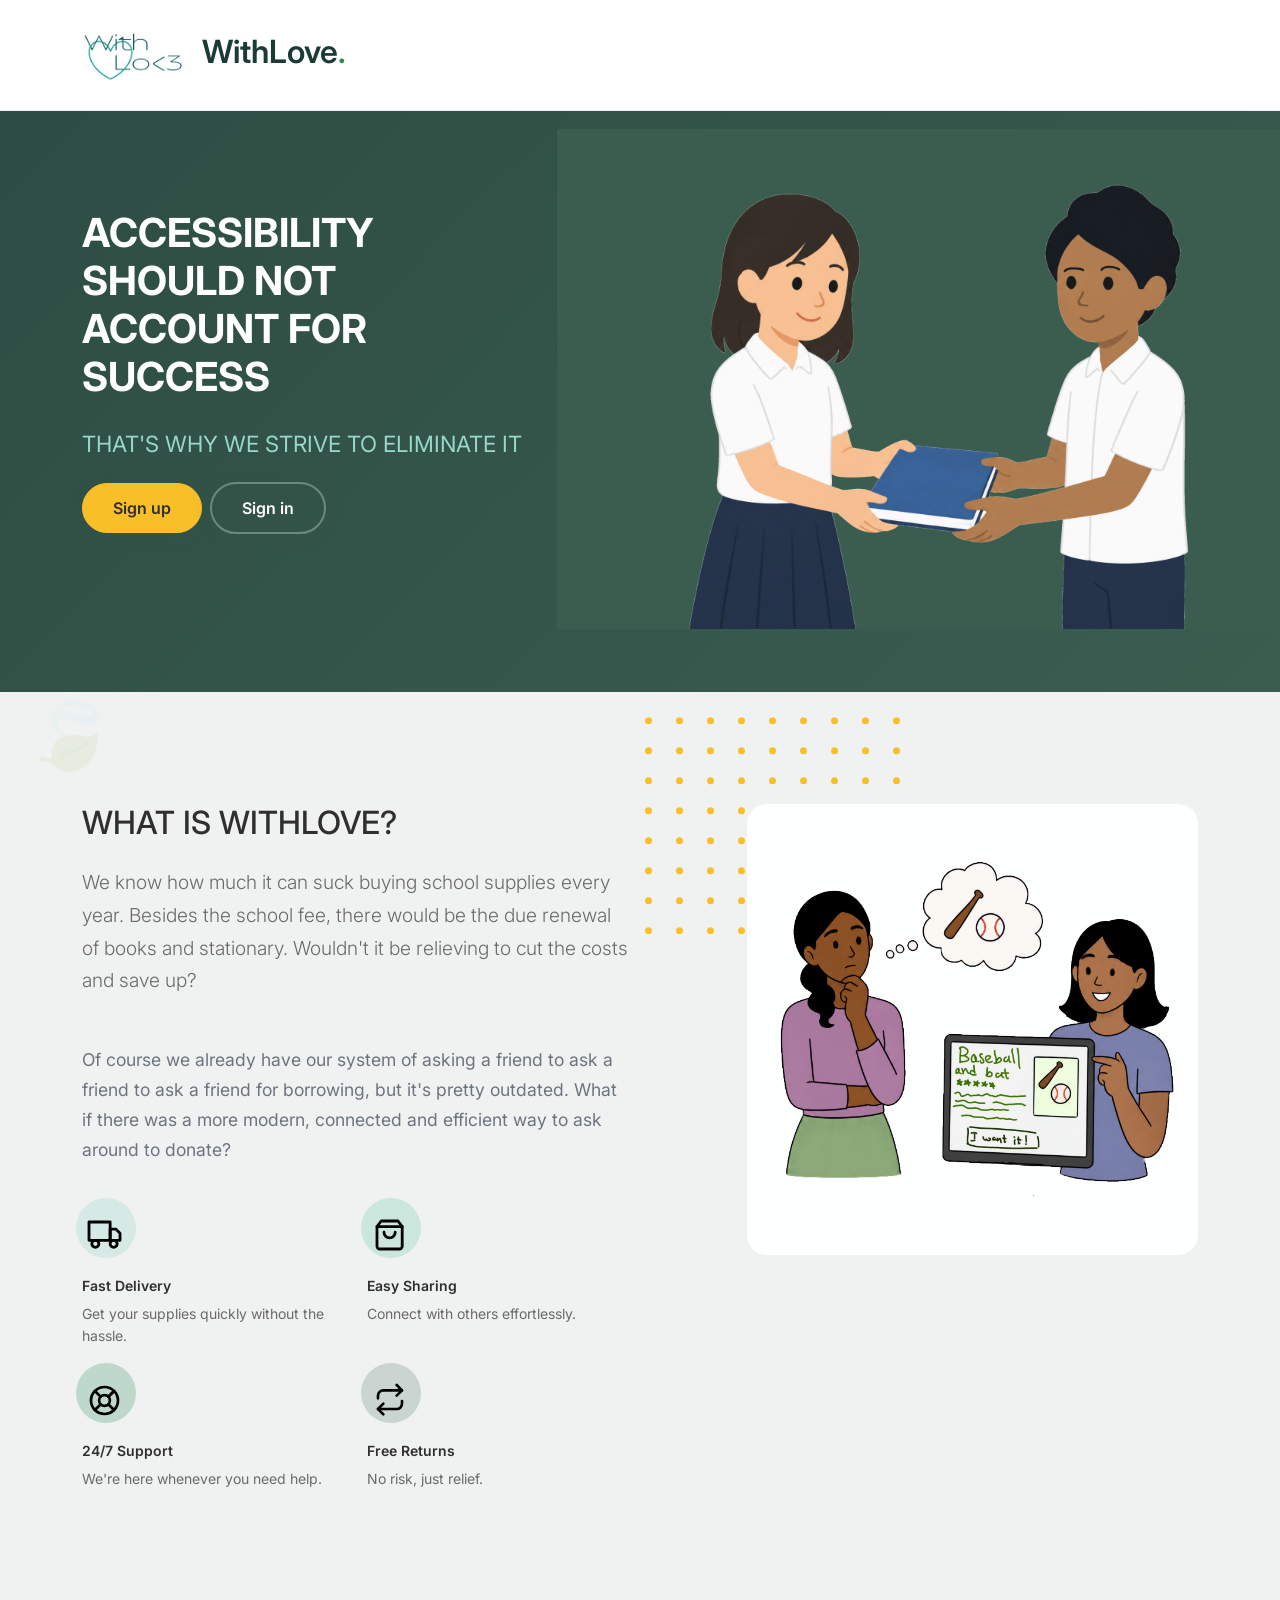
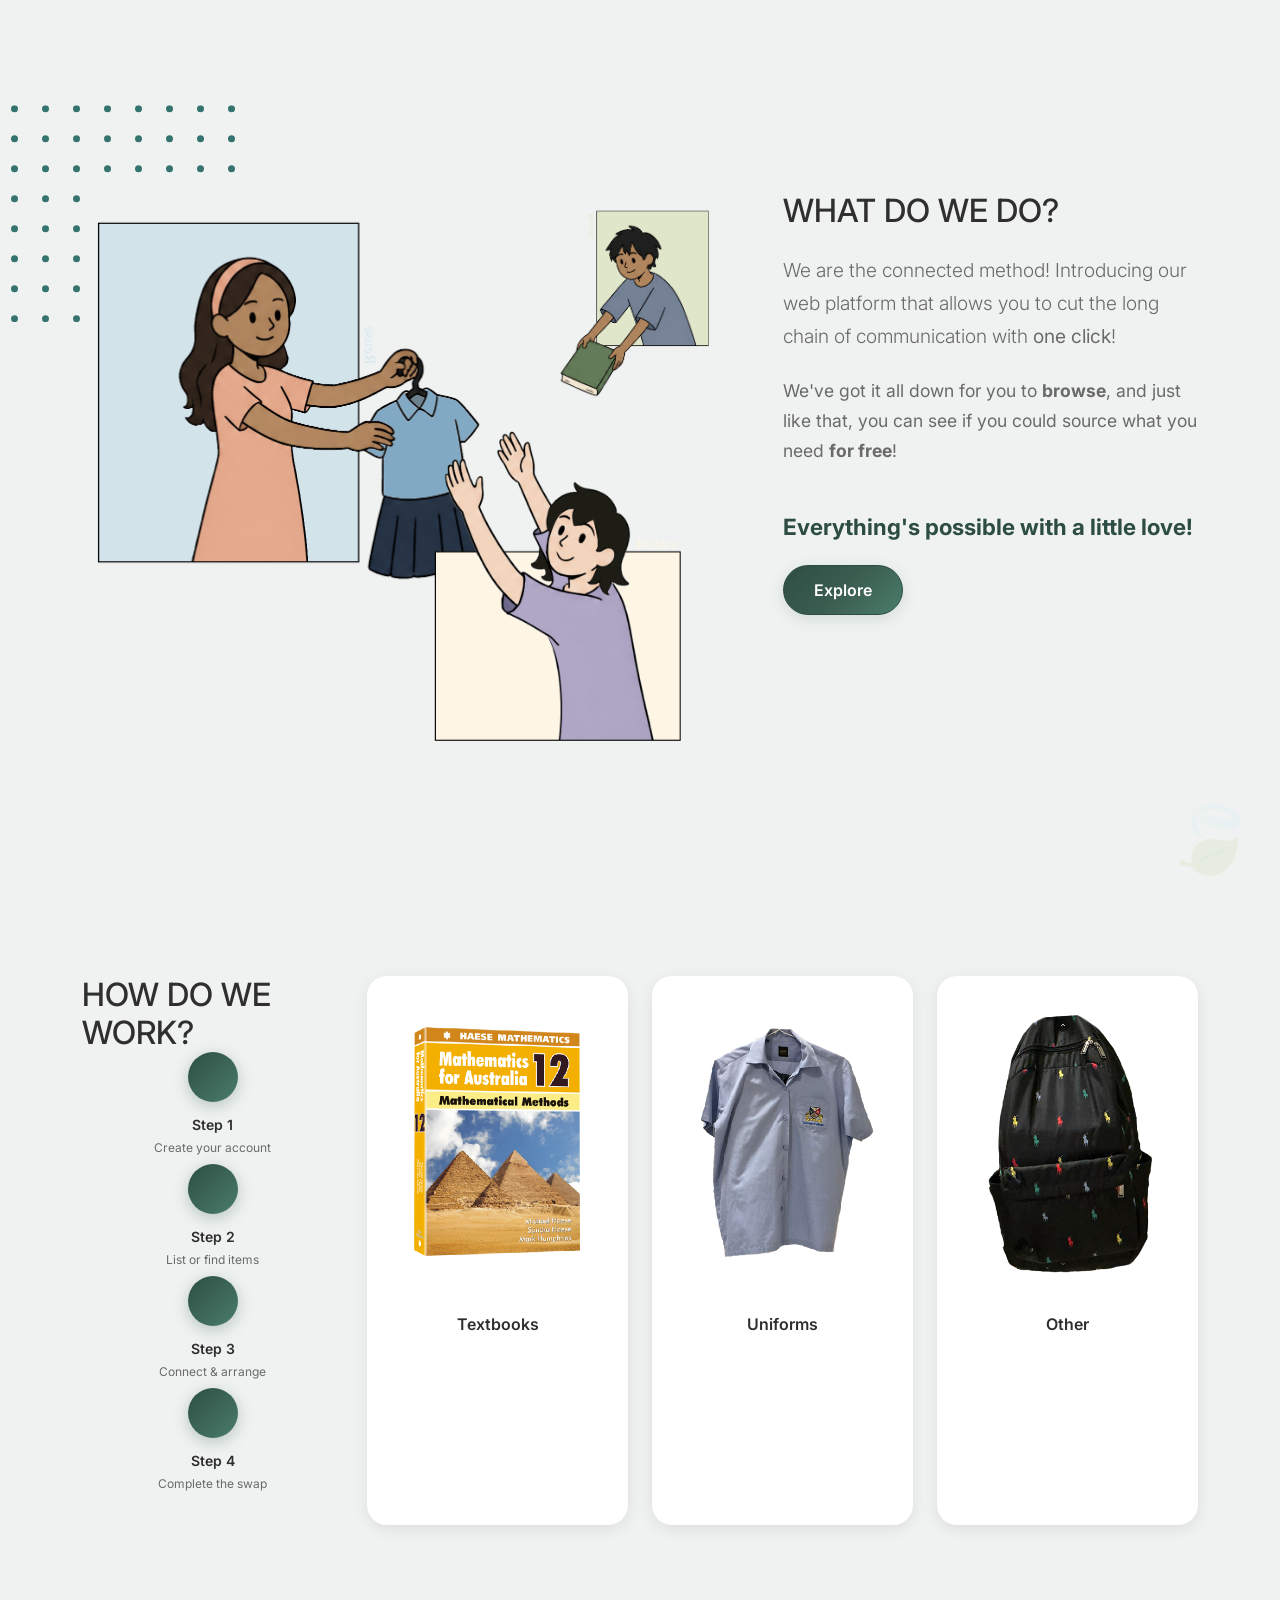
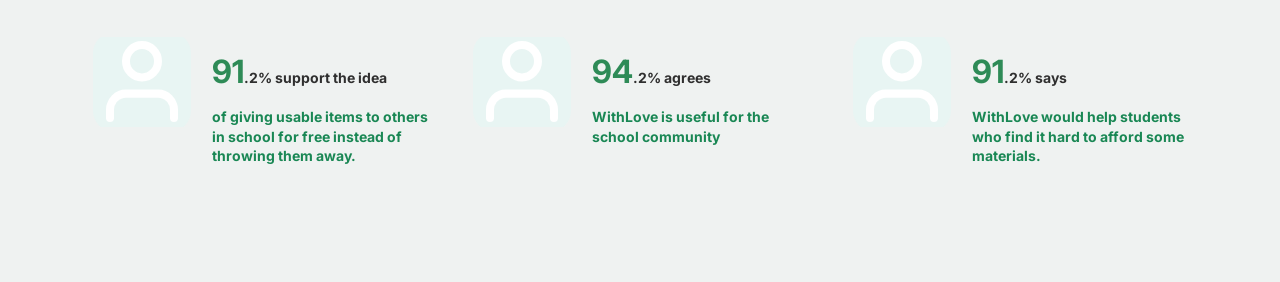
<file: project/index.html>
<!doctype html>
<html lang="en">
<head>
  <!-- Bootstrap CSS -->
  <link href="css/bootstrap.min.css" rel="stylesheet">
  <link href="https://cdnjs.cloudflare.com/ajax/libs/font-awesome/6.0.0-beta3/css/all.min.css" rel="stylesheet">
  <link href="css/tiny-slider.css" rel="stylesheet">
  <link href="css/style.css" rel="stylesheet">
  <title>WithLove</title>
  <link rel="icon" href="images/logo.png">
</head>

<body>

  <!-- Start Header/Navigation -->
  <nav class="custom-navbar navbar navbar navbar-expand-md bg-white navbar-light shadow-sm" style="border-bottom: 1px solid #eee;" arial-label="WithLove navigation bar">
    <div class="container">
      <!-- Logo in upper left -->
      <a class="navbar-brand fw-bold text-dark" href="index.html" style="font-size: 1.3rem;">
        <img src="images/logo.png" alt="WithLove Logo" style="height: 40px; width: auto; margin-right: 10px;">
        WithLove<span style="color: #e74c3c;">.</span>
      </a>

      <button class="navbar-toggler" type="button" data-bs-toggle="collapse" data-bs-target="#navbarsFurni" aria-controls="navbarsFurni" aria-expanded="false" aria-label="Toggle navigation">
        <span class="navbar-toggler-icon"></span>
      </button>
  </nav>	<!-- End Header/Navigation -->

		<!-- Start Hero Section - FEATURE #1: ANIMATED GRADIENT -->
<div class="hero">
    <div class="container">
      <div class="row justify-content-between">
        <div class="col-lg-5">
          <div class="intro-excerpt">
            <h1><font color="white">ACCESSIBILITY SHOULD NOT ACCOUNT FOR SUCCESS</font></h1>
            <h2 class="h4 fw-normal mb-4 text-white" style="color: #98d8c8 !important; font-size: 1.4rem !important;">
            THAT'S WHY WE STRIVE TO ELIMINATE IT
          </h2>
            <p><a href="http://localhost/project/sign-up.html" class="btn btn-secondary me-2">Sign up</a><a href="http://localhost/project/sign-in.html" class="btn btn-white-outline">Sign in</a></p>
          </div>
        </div>
        <div class="col-lg-7">
          <div class="hero-img-wrap">
            <!-- FEATURE #3: FLOATING ANIMATED IMAGE -->
            <img src="images/couch.png" class="img-fluid floating-image">
            <!-- Floating Icon Decorations -->
            <div class="floating-icon icon-1" style="font-size: 40px; top: 10%; left: 15%;">📚</div>
            <div class="floating-icon icon-2" style="font-size: 35px; top: 30%; right: 10%;">❤️</div>
            <div class="floating-icon icon-3" style="font-size: 38px; bottom: 20%; left: 5%;">🤝</div>
          </div>
        </div>
      </div>
    </div>
  </div>
		<!-- End Hero Section -->

<!-- Start Why Choose Us Section -->
<div class="why-choose-section bg-pattern leaf-accent-tl">
  <div class="container">
    <div class="row justify-content-between">
      <div class="col-lg-6">
        <!-- NEW TITLE -->
        <h2 class="section-title mb-4">WHAT IS WITHLOVE?</h2>
        
        <!-- NEW DESCRIPTION -->
        <p class="lead mb-5" style="font-size: 1.2rem; line-height: 1.7;">
          We know how much it can suck buying school supplies every year. Besides the school fee, there would be the due renewal of books and stationary. 
          Wouldn't it be relieving to cut the costs and save up?
        </p>
        
        <p class="mb-5" style="font-size: 1.1rem; line-height: 1.7; color: #6c757d;">
          Of course we already have our system of asking a friend to ask a friend to ask a friend for borrowing, but it's pretty outdated. 
          What if there was a more modern, connected and efficient way to ask around to donate?
        </p>

        <!-- FEATURE #4: COLORED BADGE BACKGROUNDS ON FEATURES -->
        <div class="row my-5">
          <div class="col-6 col-md-6">
            <div class="feature">
              <div class="icon" style="--badge-color: rgba(152, 216, 200, 0.3);">
                <img src="images/truck.svg" alt="Fast & Free" class="img-fluid">
              </div>
              <h3>Fast Delivery</h3>
              <p>Get your supplies quickly without the hassle.</p>
            </div>
          </div>

          <div class="col-6 col-md-6">
            <div class="feature">
              <div class="icon" style="--badge-color: rgba(62, 180, 137, 0.2);">
                <img src="images/bag.svg" alt="Easy Shopping" class="img-fluid">
              </div>
              <h3>Easy Sharing</h3>
              <p>Connect with others effortlessly.</p>
            </div>
          </div>

          <div class="col-6 col-md-6">
            <div class="feature">
              <div class="icon" style="--badge-color: rgba(46, 139, 87, 0.25);">
                <img src="images/support.svg" alt="Support" class="img-fluid">
              </div>
              <h3>24/7 Support</h3>
              <p>We're here whenever you need help.</p>
            </div>
          </div>

          <div class="col-6 col-md-6">
            <div class="feature">
              <div class="icon" style="--badge-color: rgba(59, 93, 80, 0.2);">
                <img src="images/return.svg" alt="Returns" class="img-fluid">
              </div>
              <h3>Free Returns</h3>
              <p>No risk, just relief.</p>
            </div>
          </div>
        </div>
      </div>

      <div class="col-lg-5">
        <div class="img-wrap">
          <img src="images/why-choose-us-img.png" alt="WithLove Platform" class="img-fluid">
        </div>
      </div>
    </div>
  </div>
</div>
<!-- End Why Choose Us Section -->

<!-- Start We Help Section -->
<div class="we-help-section leaf-accent-br">
  <div class="container">
    <div class="row justify-content-between">
      <div class="col-lg-7 mb-5 mb-lg-0">
        <div class="imgs-grid">
          <div class="grid grid-1"><img src="images/img-grid-1.png" alt="WithLove Platform"></div>
          <div class="grid grid-2"><img src="images/img-grid-2.png" alt="WithLove Platform"></div>
          <div class="grid grid-3"><img src="images/img-grid-3.png" alt="WithLove Platform"></div>
        </div>
      </div>
      <div class="col-lg-5 ps-lg-5">
        <!-- NEW TITLE -->
        <h2 class="section-title mb-4">WHAT DO WE DO?</h2>
        
        <!-- NEW DESCRIPTION -->
        <p class="lead mb-4" style="font-size: 1.2rem; line-height: 1.7;">
          We are the connected method! Introducing our web platform that allows you to cut the long chain of communication with <strong>one click</strong>!
        </p>
        
        <p class="mb-5" style="font-size: 1.1rem; line-height: 1.7;">
          We've got it all down for you to <strong>browse</strong>, and just like that, you can see if you could source what you need <strong>for free</strong>!
        </p>
        
        <p class="h5 fw-bold text-primary mb-4" style="font-size: 1.4rem;">
          Everything's possible with a little love!
        </p>

        <!-- KEEP EXACTLY AS IS -->
        <p><a href="#" class="btn btn-primary">Explore</a></p>
      </div>
    </div>
  </div>
</div>
<!-- End We Help Section -->

<!-- Start Product Section - FEATURE #2: ENHANCED CARD HOVER EFFECTS -->
<div class="product-section">
  <div class="container">
    <div class="row">

      <!-- Start Column 1 - FEATURE #5: TIMELINE -->
      <div class="col-md-12 col-lg-3 mb-5 mb-lg-0">
        <h2 class="mb-4 section-title">HOW DO WE WORK?</h2>
        <div class="timeline">
          <div class="timeline-item">
            <h4>Step 1</h4>
            <p>Create your account</p>
          </div>
        </div>
        <div class="timeline">
          <div class="timeline-item">
            <h4>Step 2</h4>
            <p>List or find items</p>
          </div>
        </div>
        <div class="timeline">
          <div class="timeline-item">
            <h4>Step 3</h4>
            <p>Connect & arrange</p>
          </div>
        </div>
        <div class="timeline">
          <div class="timeline-item">
            <h4>Step 4</h4>
            <p>Complete the swap</p>
          </div>
        </div>
      </div> 
      <!-- End Column 1 -->

      <!-- Textbooks -->
      <div class="col-12 col-md-4 col-lg-3 mb-5 mb-md-0">
        <div class="product-item">
          <img src="images/product-1.png" class="img-fluid product-thumbnail">
          <h3 class="product-title">Textbooks</h3>

          <span class="icon-cross">
            <img src="images/cross.svg" class="img-fluid">
          </span>
        </div>
      </div> 
      <!-- End Textbooks -->

      <!-- Uniforms -->
      <div class="col-12 col-md-4 col-lg-3 mb-5 mb-md-0">
        <div class="product-item">
          <img src="images/product-2.png" class="img-fluid product-thumbnail">
          <h3 class="product-title">Uniforms</h3>

          <span class="icon-cross">
            <img src="images/cross.svg" class="img-fluid">
          </span>
        </div>
      </div>
      <!-- End Uniforms -->

      <!-- Other -->
      <div class="col-12 col-md-4 col-lg-3 mb-5 mb-md-0">
        <div class="product-item">
          <img src="images/product-3.png" class="img-fluid product-thumbnail">
          <h3 class="product-title">Other</h3>

          <span class="icon-cross">
            <img src="images/cross.svg" class="img-fluid">
          </span>
        </div>
      </div>
      <!-- End Other -->

    </div>
  </div>
</div>
<!-- End Product Section -->

<!-- Start Popular Product - FEATURE #6: STAT COUNTER ANIMATIONS -->
<div class="popular-product">
  <div class="container">
    <div class="row">

      <div class="col-12 col-md-6 col-lg-4 mb-4 mb-lg-0">
        <div class="product-item-sm d-flex">
          <div class="thumbnail">
            <img src="images/user.svg" alt="Community Support" class="img-fluid">
          </div>
          <div class="pt-3">
            <h3 class="h5 mb-3"><span class="stat-counter">91</span>.2% support the idea</h3>
            <p class="lead text-success fw-bold mb-1">of giving usable items to others in school for free instead of throwing them away.</p>
          </div>
        </div>
      </div>

      <div class="col-12 col-md-6 col-lg-4 mb-4 mb-lg-0">
        <div class="product-item-sm d-flex">
          <div class="thumbnail">
            <img src="images/user.svg" alt="Platform Utility" class="img-fluid">
          </div>
          <div class="pt-3">
            <h3 class="h5 mb-3"><span class="stat-counter">94</span>.2% agrees</h3>
            <p class="lead text-success fw-bold mb-1">WithLove is useful for the school community</p>
          </div>
        </div>
      </div>

      <div class="col-12 col-md-6 col-lg-4 mb-4 mb-lg-0">
        <div class="product-item-sm d-flex">
          <div class="thumbnail">
            <img src="images/user.svg" alt="Student Support" class="img-fluid">
          </div>
          <div class="pt-3">
            <h3 class="h5 mb-3"><span class="stat-counter">91</span>.2% says</h3>
            <p class="lead text-success fw-bold mb-1">WithLove would help students who find it hard to afford some materials.</p>
          </div>
        </div>
      </div>

    </div>
  </div>
</div>
<!-- End Popular Product -->



		<script src="js/bootstrap.bundle.min.js"></script>
		<script src="js/tiny-slider.js"></script>
		<script src="js/custom.js"></script>
		
		<!-- FEATURE #6: Stat Counter Animation Script -->
		<script>
		  // Animate stat counters when they come into view
		  const counters = document.querySelectorAll('.stat-counter');
		  const animateCounters = () => {
		    counters.forEach(counter => {
		      const target = parseInt(counter.textContent);
		      let count = 0;
		      const increment = target / 50;
		      const timer = setInterval(() => {
		        count += increment;
		        if (count >= target) {
		          counter.textContent = target;
		          clearInterval(timer);
		        } else {
		          counter.textContent = Math.floor(count);
		        }
		      }, 30);
		    });
		  };
		  
		  // Trigger animation on page load
		  window.addEventListener('load', animateCounters);
		</script>
	</body>

</html>
</file>
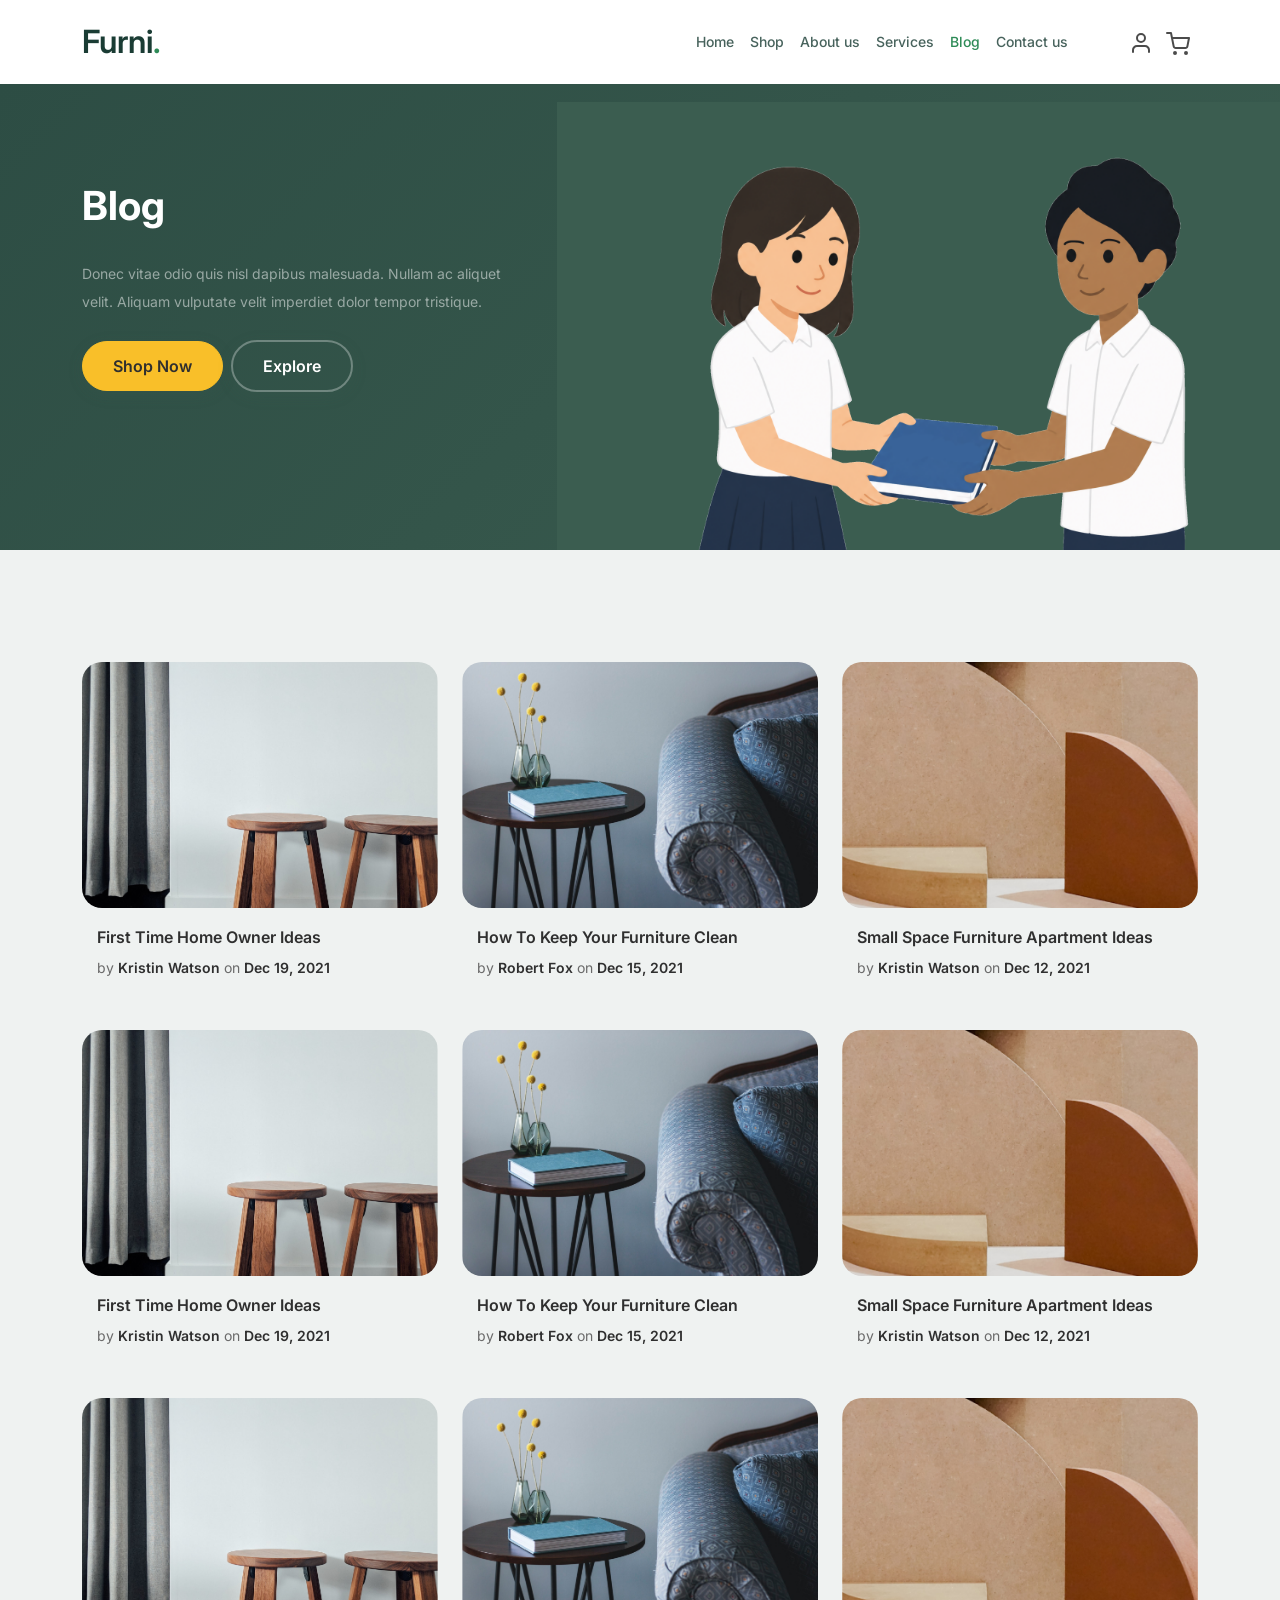
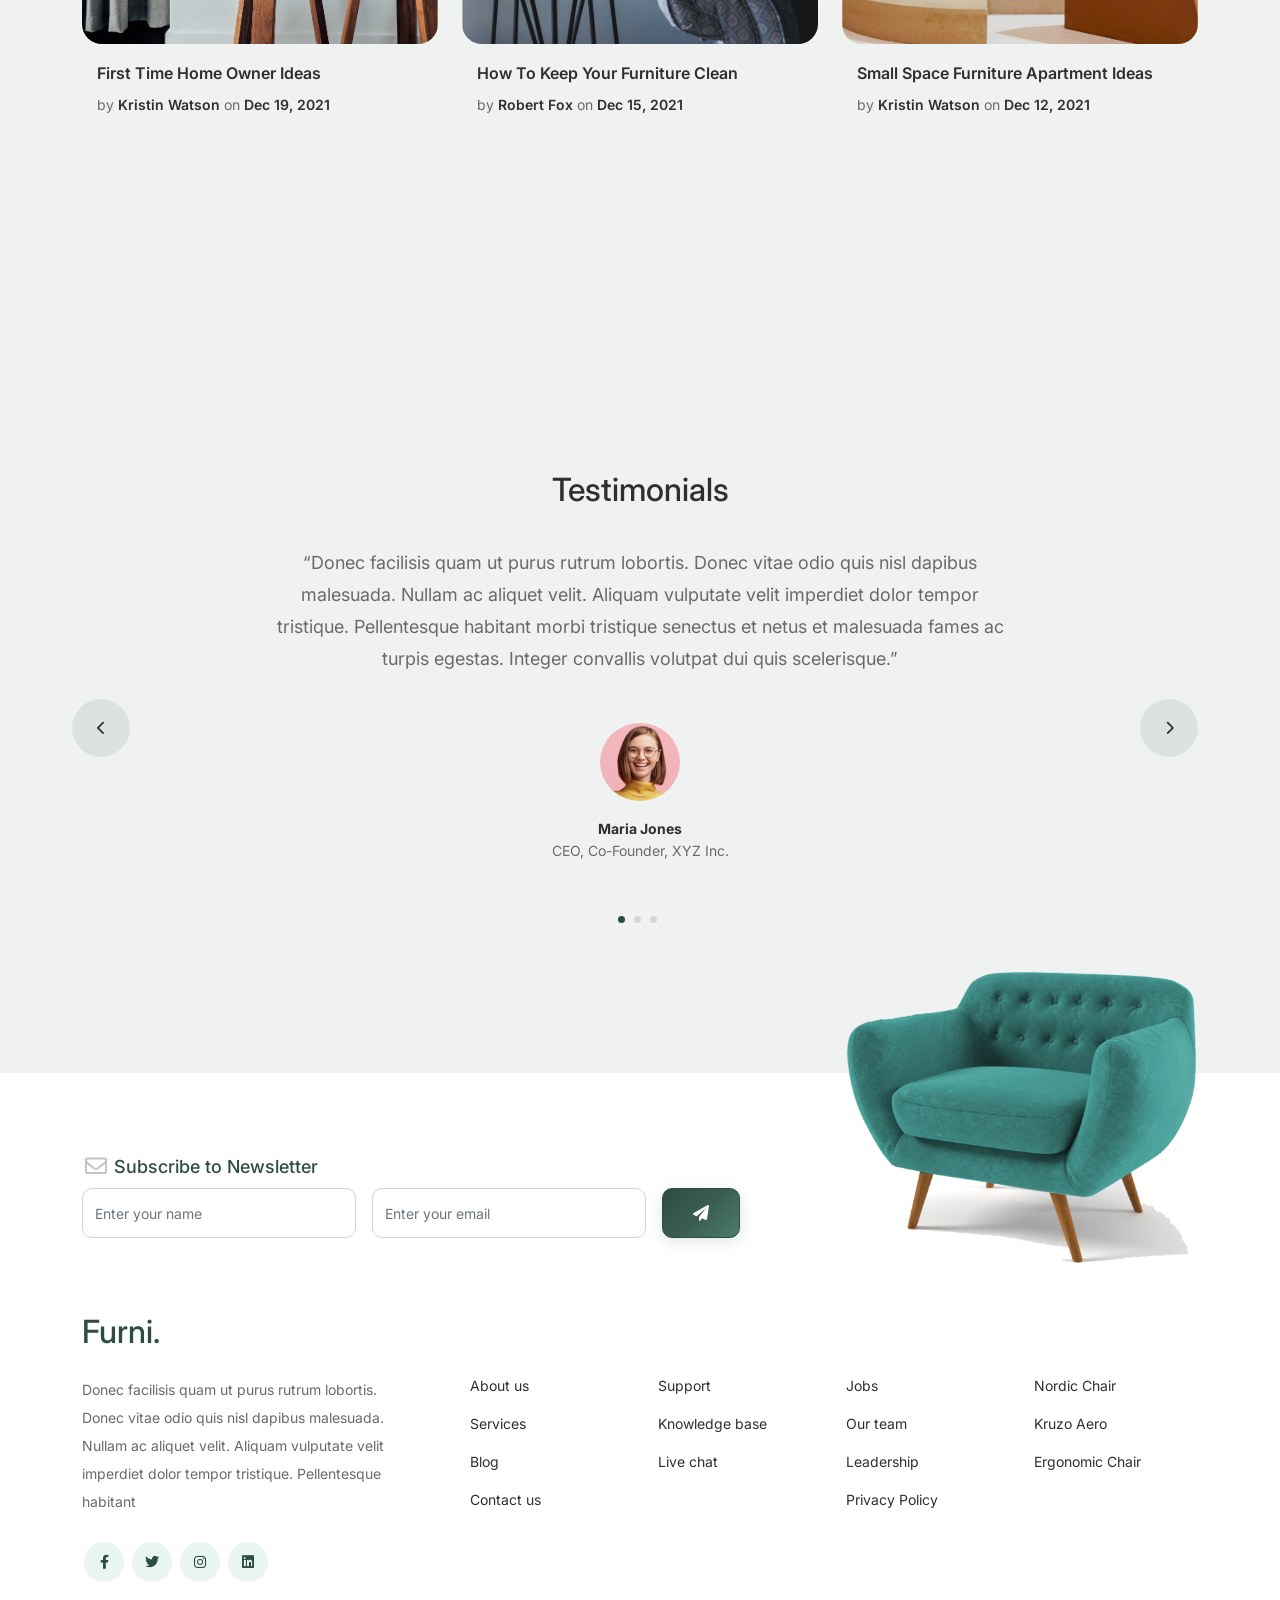
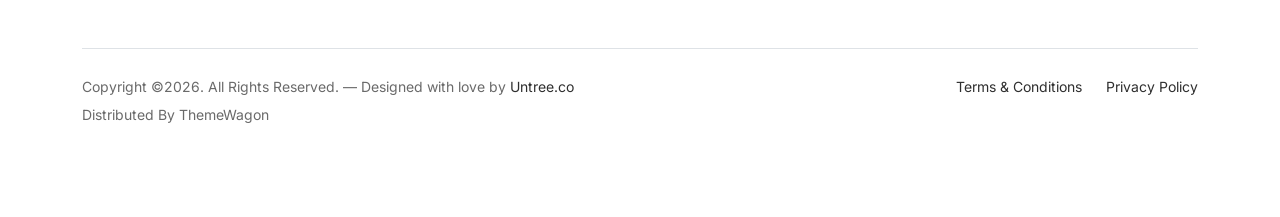
<file: project/blog.html>
<!-- /*
* Bootstrap 5
* Template Name: Furni
* Template Author: Untree.co
* Template URI: https://untree.co/
* License: https://creativecommons.org/licenses/by/3.0/
*/ -->
<!doctype html>
<html lang="en">
<head>
  <meta charset="utf-8">
  <meta name="viewport" content="width=device-width, initial-scale=1, shrink-to-fit=no">
  <meta name="author" content="Untree.co">
  <link rel="shortcut icon" href="favicon.png">

  <meta name="description" content="" />
  <meta name="keywords" content="bootstrap, bootstrap4" />

		<!-- Bootstrap CSS -->
		<link href="css/bootstrap.min.css" rel="stylesheet">
		<link href="https://cdnjs.cloudflare.com/ajax/libs/font-awesome/6.0.0-beta3/css/all.min.css" rel="stylesheet">
		<link href="css/tiny-slider.css" rel="stylesheet">
		<link href="css/style.css" rel="stylesheet">
		<title>Furni Free Bootstrap 5 Template for Furniture and Interior Design Websites by Untree.co </title>
	</head>

	<body>

		<!-- Start Header/Navigation -->
		<nav class="custom-navbar navbar navbar navbar-expand-md navbar-dark bg-dark" arial-label="Furni navigation bar">

			<div class="container">
				<a class="navbar-brand" href="index.html">Furni<span>.</span></a>

				<button class="navbar-toggler" type="button" data-bs-toggle="collapse" data-bs-target="#navbarsFurni" aria-controls="navbarsFurni" aria-expanded="false" aria-label="Toggle navigation">
					<span class="navbar-toggler-icon"></span>
				</button>

				<div class="collapse navbar-collapse" id="navbarsFurni">
					<ul class="custom-navbar-nav navbar-nav ms-auto mb-2 mb-md-0">
						<li class="nav-item">
							<a class="nav-link" href="index.html">Home</a>
						</li>
						<li><a class="nav-link" href="shop.html">Shop</a></li>
						<li><a class="nav-link" href="about.html">About us</a></li>
						<li><a class="nav-link" href="services.html">Services</a></li>
						<li class="active"><a class="nav-link" href="blog.html">Blog</a></li>
						<li><a class="nav-link" href="contact.html">Contact us</a></li>
					</ul>

					<ul class="custom-navbar-cta navbar-nav mb-2 mb-md-0 ms-5">
						<li><a class="nav-link" href="#"><img src="images/user.svg"></a></li>
						<li><a class="nav-link" href="cart.html"><img src="images/cart.svg"></a></li>
					</ul>
				</div>
			</div>
				
		</nav>
		<!-- End Header/Navigation -->

		<!-- Start Hero Section -->
			<div class="hero">
				<div class="container">
					<div class="row justify-content-between">
						<div class="col-lg-5">
							<div class="intro-excerpt">
								<h1>Blog</h1>
								<p class="mb-4">Donec vitae odio quis nisl dapibus malesuada. Nullam ac aliquet velit. Aliquam vulputate velit imperdiet dolor tempor tristique.</p>
								<p><a href="" class="btn btn-secondary me-2">Shop Now</a><a href="#" class="btn btn-white-outline">Explore</a></p>
							</div>
						</div>
						<div class="col-lg-7">
							<div class="hero-img-wrap">
								<img src="images/couch.png" class="img-fluid">
							</div>
						</div>
					</div>
				</div>
			</div>
		<!-- End Hero Section -->

		

		<!-- Start Blog Section -->
		<div class="blog-section">
			<div class="container">
				
				<div class="row">

					<div class="col-12 col-sm-6 col-md-4 mb-5">
						<div class="post-entry">
							<a href="#" class="post-thumbnail"><img src="images/post-1.jpg" alt="Image" class="img-fluid"></a>
							<div class="post-content-entry">
								<h3><a href="#">First Time Home Owner Ideas</a></h3>
								<div class="meta">
									<span>by <a href="#">Kristin Watson</a></span> <span>on <a href="#">Dec 19, 2021</a></span>
								</div>
							</div>
						</div>
					</div>

					<div class="col-12 col-sm-6 col-md-4 mb-5">
						<div class="post-entry">
							<a href="#" class="post-thumbnail"><img src="images/post-2.jpg" alt="Image" class="img-fluid"></a>
							<div class="post-content-entry">
								<h3><a href="#">How To Keep Your Furniture Clean</a></h3>
								<div class="meta">
									<span>by <a href="#">Robert Fox</a></span> <span>on <a href="#">Dec 15, 2021</a></span>
								</div>
							</div>
						</div>
					</div>

					<div class="col-12 col-sm-6 col-md-4 mb-5">
						<div class="post-entry">
							<a href="#" class="post-thumbnail"><img src="images/post-3.jpg" alt="Image" class="img-fluid"></a>
							<div class="post-content-entry">
								<h3><a href="#">Small Space Furniture Apartment Ideas</a></h3>
								<div class="meta">
									<span>by <a href="#">Kristin Watson</a></span> <span>on <a href="#">Dec 12, 2021</a></span>
								</div>
							</div>
						</div>
					</div>

					<div class="col-12 col-sm-6 col-md-4 mb-5">
						<div class="post-entry">
							<a href="#" class="post-thumbnail"><img src="images/post-1.jpg" alt="Image" class="img-fluid"></a>
							<div class="post-content-entry">
								<h3><a href="#">First Time Home Owner Ideas</a></h3>
								<div class="meta">
									<span>by <a href="#">Kristin Watson</a></span> <span>on <a href="#">Dec 19, 2021</a></span>
								</div>
							</div>
						</div>
					</div>

					<div class="col-12 col-sm-6 col-md-4 mb-5">
						<div class="post-entry">
							<a href="#" class="post-thumbnail"><img src="images/post-2.jpg" alt="Image" class="img-fluid"></a>
							<div class="post-content-entry">
								<h3><a href="#">How To Keep Your Furniture Clean</a></h3>
								<div class="meta">
									<span>by <a href="#">Robert Fox</a></span> <span>on <a href="#">Dec 15, 2021</a></span>
								</div>
							</div>
						</div>
					</div>

					<div class="col-12 col-sm-6 col-md-4 mb-5">
						<div class="post-entry">
							<a href="#" class="post-thumbnail"><img src="images/post-3.jpg" alt="Image" class="img-fluid"></a>
							<div class="post-content-entry">
								<h3><a href="#">Small Space Furniture Apartment Ideas</a></h3>
								<div class="meta">
									<span>by <a href="#">Kristin Watson</a></span> <span>on <a href="#">Dec 12, 2021</a></span>
								</div>
							</div>
						</div>
					</div>

					<div class="col-12 col-sm-6 col-md-4 mb-5">
						<div class="post-entry">
							<a href="#" class="post-thumbnail"><img src="images/post-1.jpg" alt="Image" class="img-fluid"></a>
							<div class="post-content-entry">
								<h3><a href="#">First Time Home Owner Ideas</a></h3>
								<div class="meta">
									<span>by <a href="#">Kristin Watson</a></span> <span>on <a href="#">Dec 19, 2021</a></span>
								</div>
							</div>
						</div>
					</div>

					<div class="col-12 col-sm-6 col-md-4 mb-5">
						<div class="post-entry">
							<a href="#" class="post-thumbnail"><img src="images/post-2.jpg" alt="Image" class="img-fluid"></a>
							<div class="post-content-entry">
								<h3><a href="#">How To Keep Your Furniture Clean</a></h3>
								<div class="meta">
									<span>by <a href="#">Robert Fox</a></span> <span>on <a href="#">Dec 15, 2021</a></span>
								</div>
							</div>
						</div>
					</div>

					<div class="col-12 col-sm-6 col-md-4 mb-5">
						<div class="post-entry">
							<a href="#" class="post-thumbnail"><img src="images/post-3.jpg" alt="Image" class="img-fluid"></a>
							<div class="post-content-entry">
								<h3><a href="#">Small Space Furniture Apartment Ideas</a></h3>
								<div class="meta">
									<span>by <a href="#">Kristin Watson</a></span> <span>on <a href="#">Dec 12, 2021</a></span>
								</div>
							</div>
						</div>
					</div>

				</div>
			</div>
		</div>
		<!-- End Blog Section -->	

		

		<!-- Start Testimonial Slider -->
		<div class="testimonial-section before-footer-section">
			<div class="container">
				<div class="row">
					<div class="col-lg-7 mx-auto text-center">
						<h2 class="section-title">Testimonials</h2>
					</div>
				</div>

				<div class="row justify-content-center">
					<div class="col-lg-12">
						<div class="testimonial-slider-wrap text-center">

							<div id="testimonial-nav">
								<span class="prev" data-controls="prev"><span class="fa fa-chevron-left"></span></span>
								<span class="next" data-controls="next"><span class="fa fa-chevron-right"></span></span>
							</div>

							<div class="testimonial-slider">
								
								<div class="item">
									<div class="row justify-content-center">
										<div class="col-lg-8 mx-auto">

											<div class="testimonial-block text-center">
												<blockquote class="mb-5">
													<p>&ldquo;Donec facilisis quam ut purus rutrum lobortis. Donec vitae odio quis nisl dapibus malesuada. Nullam ac aliquet velit. Aliquam vulputate velit imperdiet dolor tempor tristique. Pellentesque habitant morbi tristique senectus et netus et malesuada fames ac turpis egestas. Integer convallis volutpat dui quis scelerisque.&rdquo;</p>
												</blockquote>

												<div class="author-info">
													<div class="author-pic">
														<img src="images/person-1.png" alt="Maria Jones" class="img-fluid">
													</div>
													<h3 class="font-weight-bold">Maria Jones</h3>
													<span class="position d-block mb-3">CEO, Co-Founder, XYZ Inc.</span>
												</div>
											</div>

										</div>
									</div>
								</div> 
								<!-- END item -->

								<div class="item">
									<div class="row justify-content-center">
										<div class="col-lg-8 mx-auto">

											<div class="testimonial-block text-center">
												<blockquote class="mb-5">
													<p>&ldquo;Donec facilisis quam ut purus rutrum lobortis. Donec vitae odio quis nisl dapibus malesuada. Nullam ac aliquet velit. Aliquam vulputate velit imperdiet dolor tempor tristique. Pellentesque habitant morbi tristique senectus et netus et malesuada fames ac turpis egestas. Integer convallis volutpat dui quis scelerisque.&rdquo;</p>
												</blockquote>

												<div class="author-info">
													<div class="author-pic">
														<img src="images/person-1.png" alt="Maria Jones" class="img-fluid">
													</div>
													<h3 class="font-weight-bold">Maria Jones</h3>
													<span class="position d-block mb-3">CEO, Co-Founder, XYZ Inc.</span>
												</div>
											</div>

										</div>
									</div>
								</div> 
								<!-- END item -->

								<div class="item">
									<div class="row justify-content-center">
										<div class="col-lg-8 mx-auto">

											<div class="testimonial-block text-center">
												<blockquote class="mb-5">
													<p>&ldquo;Donec facilisis quam ut purus rutrum lobortis. Donec vitae odio quis nisl dapibus malesuada. Nullam ac aliquet velit. Aliquam vulputate velit imperdiet dolor tempor tristique. Pellentesque habitant morbi tristique senectus et netus et malesuada fames ac turpis egestas. Integer convallis volutpat dui quis scelerisque.&rdquo;</p>
												</blockquote>

												<div class="author-info">
													<div class="author-pic">
														<img src="images/person-1.png" alt="Maria Jones" class="img-fluid">
													</div>
													<h3 class="font-weight-bold">Maria Jones</h3>
													<span class="position d-block mb-3">CEO, Co-Founder, XYZ Inc.</span>
												</div>
											</div>

										</div>
									</div>
								</div> 
								<!-- END item -->

							</div>

						</div>
					</div>
				</div>
			</div>
		</div>
		<!-- End Testimonial Slider -->

		

		<!-- Start Footer Section -->
		<footer class="footer-section">
			<div class="container relative">

				<div class="sofa-img">
					<img src="images/sofa.png" alt="Image" class="img-fluid">
				</div>

				<div class="row">
					<div class="col-lg-8">
						<div class="subscription-form">
							<h3 class="d-flex align-items-center"><span class="me-1"><img src="images/envelope-outline.svg" alt="Image" class="img-fluid"></span><span>Subscribe to Newsletter</span></h3>

							<form action="#" class="row g-3">
								<div class="col-auto">
									<input type="text" class="form-control" placeholder="Enter your name">
								</div>
								<div class="col-auto">
									<input type="email" class="form-control" placeholder="Enter your email">
								</div>
								<div class="col-auto">
									<button class="btn btn-primary">
										<span class="fa fa-paper-plane"></span>
									</button>
								</div>
							</form>

						</div>
					</div>
				</div>

				<div class="row g-5 mb-5">
					<div class="col-lg-4">
						<div class="mb-4 footer-logo-wrap"><a href="#" class="footer-logo">Furni<span>.</span></a></div>
						<p class="mb-4">Donec facilisis quam ut purus rutrum lobortis. Donec vitae odio quis nisl dapibus malesuada. Nullam ac aliquet velit. Aliquam vulputate velit imperdiet dolor tempor tristique. Pellentesque habitant</p>

						<ul class="list-unstyled custom-social">
							<li><a href="#"><span class="fa fa-brands fa-facebook-f"></span></a></li>
							<li><a href="#"><span class="fa fa-brands fa-twitter"></span></a></li>
							<li><a href="#"><span class="fa fa-brands fa-instagram"></span></a></li>
							<li><a href="#"><span class="fa fa-brands fa-linkedin"></span></a></li>
						</ul>
					</div>

					<div class="col-lg-8">
						<div class="row links-wrap">
							<div class="col-6 col-sm-6 col-md-3">
								<ul class="list-unstyled">
									<li><a href="#">About us</a></li>
									<li><a href="#">Services</a></li>
									<li><a href="#">Blog</a></li>
									<li><a href="#">Contact us</a></li>
								</ul>
							</div>

							<div class="col-6 col-sm-6 col-md-3">
								<ul class="list-unstyled">
									<li><a href="#">Support</a></li>
									<li><a href="#">Knowledge base</a></li>
									<li><a href="#">Live chat</a></li>
								</ul>
							</div>

							<div class="col-6 col-sm-6 col-md-3">
								<ul class="list-unstyled">
									<li><a href="#">Jobs</a></li>
									<li><a href="#">Our team</a></li>
									<li><a href="#">Leadership</a></li>
									<li><a href="#">Privacy Policy</a></li>
								</ul>
							</div>

							<div class="col-6 col-sm-6 col-md-3">
								<ul class="list-unstyled">
									<li><a href="#">Nordic Chair</a></li>
									<li><a href="#">Kruzo Aero</a></li>
									<li><a href="#">Ergonomic Chair</a></li>
								</ul>
							</div>
						</div>
					</div>

				</div>

				<div class="border-top copyright">
					<div class="row pt-4">
						<div class="col-lg-6">
							<p class="mb-2 text-center text-lg-start">Copyright &copy;<script>document.write(new Date().getFullYear());</script>. All Rights Reserved. &mdash; Designed with love by <a href="https://untree.co">Untree.co</a> Distributed By <a hreff="https://themewagon.com">ThemeWagon</a>  <!-- License information: https://untree.co/license/ -->
            </p>
						</div>

						<div class="col-lg-6 text-center text-lg-end">
							<ul class="list-unstyled d-inline-flex ms-auto">
								<li class="me-4"><a href="#">Terms &amp; Conditions</a></li>
								<li><a href="#">Privacy Policy</a></li>
							</ul>
						</div>

					</div>
				</div>

			</div>
		</footer>
		<!-- End Footer Section -->	


		<script src="js/bootstrap.bundle.min.js"></script>
		<script src="js/tiny-slider.js"></script>
		<script src="js/custom.js"></script>
	</body>

</html>
</file>
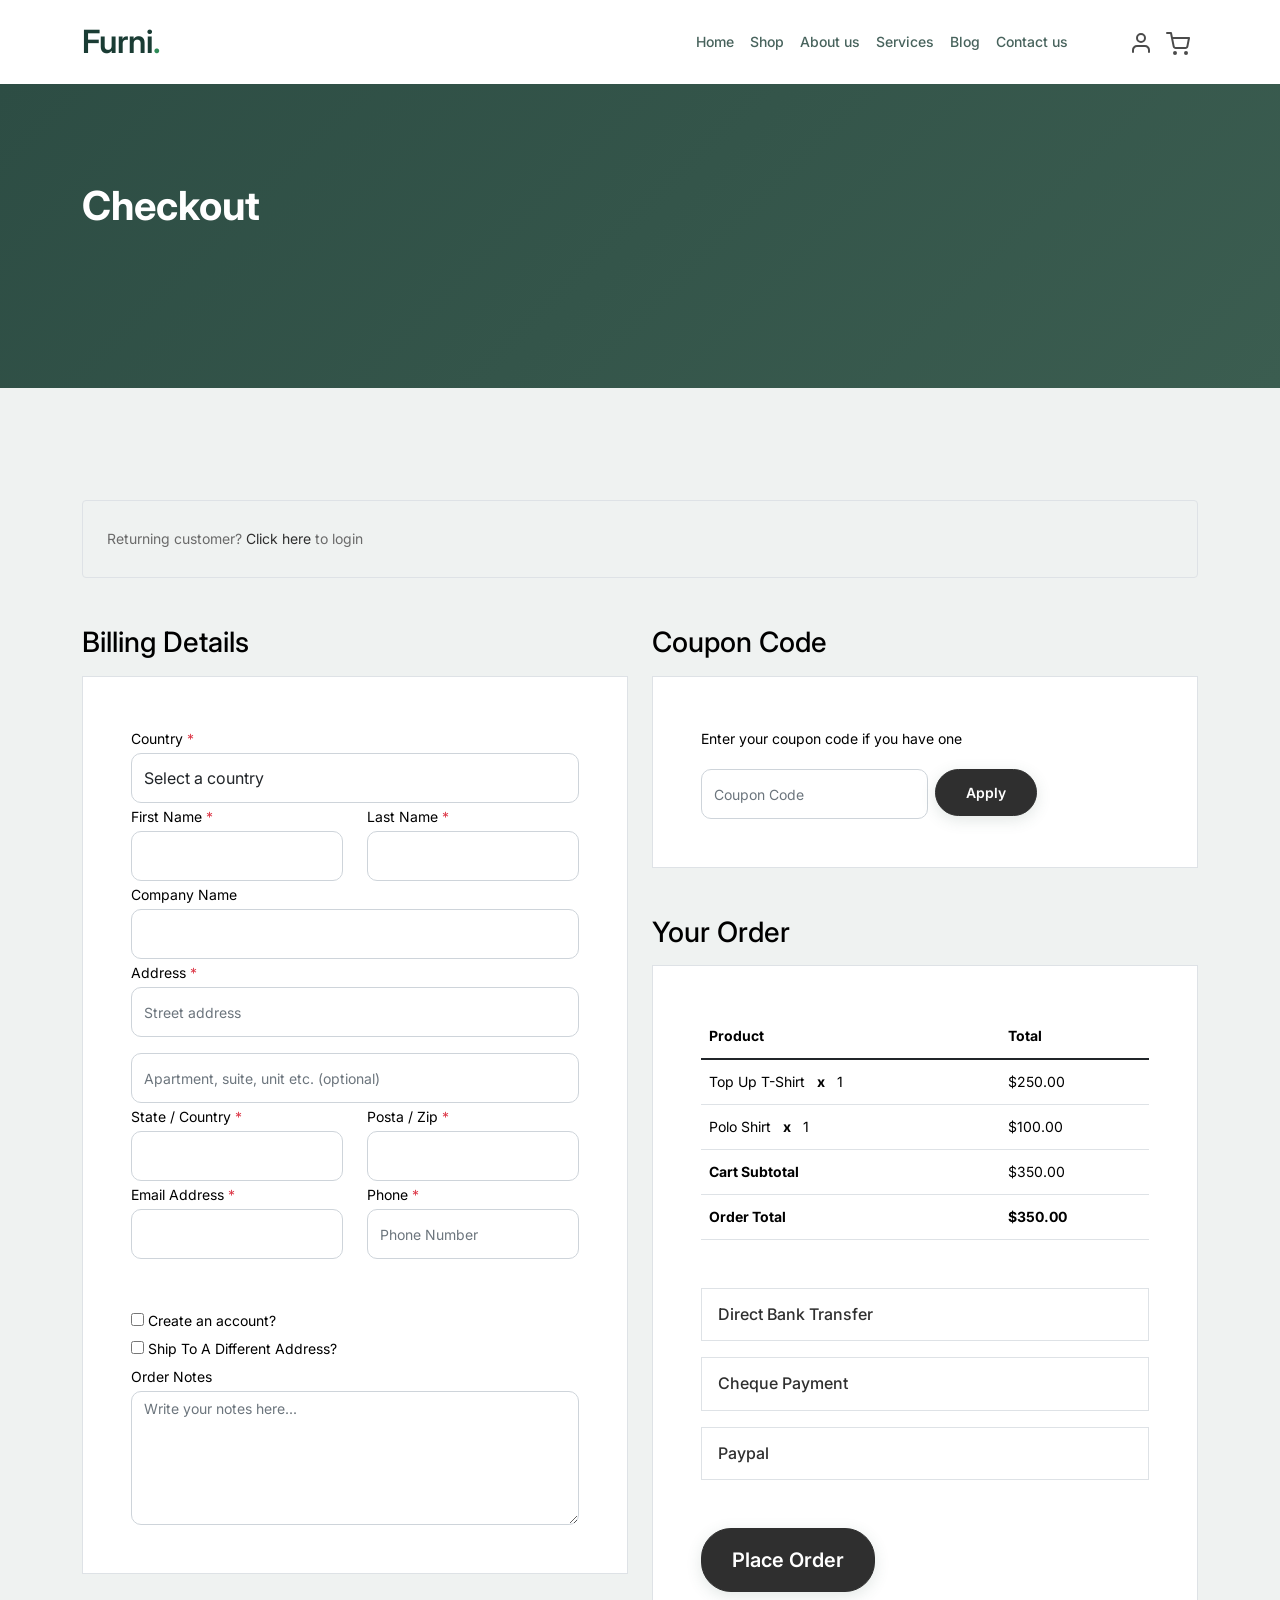
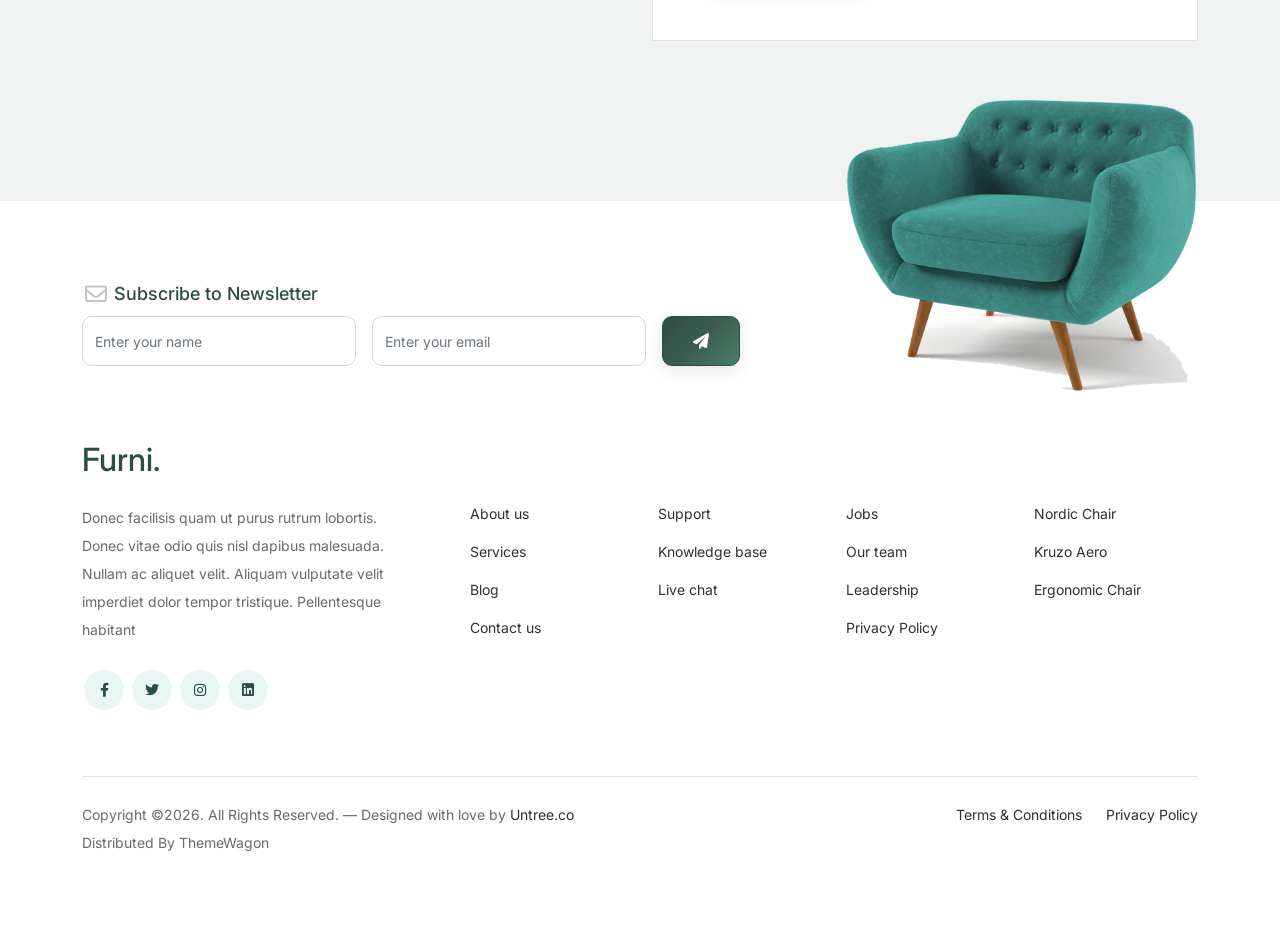
<file: project/checkout.html>
<!-- /*
* Bootstrap 5
* Template Name: Furni
* Template Author: Untree.co
* Template URI: https://untree.co/
* License: https://creativecommons.org/licenses/by/3.0/
*/ -->
<!doctype html>
<html lang="en">
<head>
  <meta charset="utf-8">
  <meta name="viewport" content="width=device-width, initial-scale=1, shrink-to-fit=no">
  <meta name="author" content="Untree.co">
  <link rel="shortcut icon" href="favicon.png">

  <meta name="description" content="" />
  <meta name="keywords" content="bootstrap, bootstrap4" />

		<!-- Bootstrap CSS -->
		<link href="css/bootstrap.min.css" rel="stylesheet">
		<link href="https://cdnjs.cloudflare.com/ajax/libs/font-awesome/6.0.0-beta3/css/all.min.css" rel="stylesheet">
		<link href="css/tiny-slider.css" rel="stylesheet">
		<link href="css/style.css" rel="stylesheet">
		<title>Furni Free Bootstrap 5 Template for Furniture and Interior Design Websites by Untree.co </title>
	</head>

	<body>

		<!-- Start Header/Navigation -->
		<nav class="custom-navbar navbar navbar navbar-expand-md navbar-dark bg-dark" arial-label="Furni navigation bar">

			<div class="container">
				<a class="navbar-brand" href="index.html">Furni<span>.</span></a>

				<button class="navbar-toggler" type="button" data-bs-toggle="collapse" data-bs-target="#navbarsFurni" aria-controls="navbarsFurni" aria-expanded="false" aria-label="Toggle navigation">
					<span class="navbar-toggler-icon"></span>
				</button>

				<div class="collapse navbar-collapse" id="navbarsFurni">
					<ul class="custom-navbar-nav navbar-nav ms-auto mb-2 mb-md-0">
						<li class="nav-item ">
							<a class="nav-link" href="index.html">Home</a>
						</li>
						<li><a class="nav-link" href="shop.html">Shop</a></li>
						<li><a class="nav-link" href="about.html">About us</a></li>
						<li><a class="nav-link" href="services.html">Services</a></li>
						<li><a class="nav-link" href="blog.html">Blog</a></li>
						<li><a class="nav-link" href="contact.html">Contact us</a></li>
					</ul>

					<ul class="custom-navbar-cta navbar-nav mb-2 mb-md-0 ms-5">
						<li><a class="nav-link" href="#"><img src="images/user.svg"></a></li>
						<li><a class="nav-link" href="cart.html"><img src="images/cart.svg"></a></li>
					</ul>
				</div>
			</div>
				
		</nav>
		<!-- End Header/Navigation -->

		<!-- Start Hero Section -->
			<div class="hero">
				<div class="container">
					<div class="row justify-content-between">
						<div class="col-lg-5">
							<div class="intro-excerpt">
								<h1>Checkout</h1>
							</div>
						</div>
						<div class="col-lg-7">
							
						</div>
					</div>
				</div>
			</div>
		<!-- End Hero Section -->

		<div class="untree_co-section">
		    <div class="container">
		      <div class="row mb-5">
		        <div class="col-md-12">
		          <div class="border p-4 rounded" role="alert">
		            Returning customer? <a href="#">Click here</a> to login
		          </div>
		        </div>
		      </div>
		      <div class="row">
		        <div class="col-md-6 mb-5 mb-md-0">
		          <h2 class="h3 mb-3 text-black">Billing Details</h2>
		          <div class="p-3 p-lg-5 border bg-white">
		            <div class="form-group">
		              <label for="c_country" class="text-black">Country <span class="text-danger">*</span></label>
		              <select id="c_country" class="form-control">
		                <option value="1">Select a country</option>    
		                <option value="2">bangladesh</option>    
		                <option value="3">Algeria</option>    
		                <option value="4">Afghanistan</option>    
		                <option value="5">Ghana</option>    
		                <option value="6">Albania</option>    
		                <option value="7">Bahrain</option>    
		                <option value="8">Colombia</option>    
		                <option value="9">Dominican Republic</option>    
		              </select>
		            </div>
		            <div class="form-group row">
		              <div class="col-md-6">
		                <label for="c_fname" class="text-black">First Name <span class="text-danger">*</span></label>
		                <input type="text" class="form-control" id="c_fname" name="c_fname">
		              </div>
		              <div class="col-md-6">
		                <label for="c_lname" class="text-black">Last Name <span class="text-danger">*</span></label>
		                <input type="text" class="form-control" id="c_lname" name="c_lname">
		              </div>
		            </div>

		            <div class="form-group row">
		              <div class="col-md-12">
		                <label for="c_companyname" class="text-black">Company Name </label>
		                <input type="text" class="form-control" id="c_companyname" name="c_companyname">
		              </div>
		            </div>

		            <div class="form-group row">
		              <div class="col-md-12">
		                <label for="c_address" class="text-black">Address <span class="text-danger">*</span></label>
		                <input type="text" class="form-control" id="c_address" name="c_address" placeholder="Street address">
		              </div>
		            </div>

		            <div class="form-group mt-3">
		              <input type="text" class="form-control" placeholder="Apartment, suite, unit etc. (optional)">
		            </div>

		            <div class="form-group row">
		              <div class="col-md-6">
		                <label for="c_state_country" class="text-black">State / Country <span class="text-danger">*</span></label>
		                <input type="text" class="form-control" id="c_state_country" name="c_state_country">
		              </div>
		              <div class="col-md-6">
		                <label for="c_postal_zip" class="text-black">Posta / Zip <span class="text-danger">*</span></label>
		                <input type="text" class="form-control" id="c_postal_zip" name="c_postal_zip">
		              </div>
		            </div>

		            <div class="form-group row mb-5">
		              <div class="col-md-6">
		                <label for="c_email_address" class="text-black">Email Address <span class="text-danger">*</span></label>
		                <input type="text" class="form-control" id="c_email_address" name="c_email_address">
		              </div>
		              <div class="col-md-6">
		                <label for="c_phone" class="text-black">Phone <span class="text-danger">*</span></label>
		                <input type="text" class="form-control" id="c_phone" name="c_phone" placeholder="Phone Number">
		              </div>
		            </div>

		            <div class="form-group">
		              <label for="c_create_account" class="text-black" data-bs-toggle="collapse" href="#create_an_account" role="button" aria-expanded="false" aria-controls="create_an_account"><input type="checkbox" value="1" id="c_create_account"> Create an account?</label>
		              <div class="collapse" id="create_an_account">
		                <div class="py-2 mb-4">
		                  <p class="mb-3">Create an account by entering the information below. If you are a returning customer please login at the top of the page.</p>
		                  <div class="form-group">
		                    <label for="c_account_password" class="text-black">Account Password</label>
		                    <input type="email" class="form-control" id="c_account_password" name="c_account_password" placeholder="">
		                  </div>
		                </div>
		              </div>
		            </div>


		            <div class="form-group">
		              <label for="c_ship_different_address" class="text-black" data-bs-toggle="collapse" href="#ship_different_address" role="button" aria-expanded="false" aria-controls="ship_different_address"><input type="checkbox" value="1" id="c_ship_different_address"> Ship To A Different Address?</label>
		              <div class="collapse" id="ship_different_address">
		                <div class="py-2">

		                  <div class="form-group">
		                    <label for="c_diff_country" class="text-black">Country <span class="text-danger">*</span></label>
		                    <select id="c_diff_country" class="form-control">
		                      <option value="1">Select a country</option>    
		                      <option value="2">bangladesh</option>    
		                      <option value="3">Algeria</option>    
		                      <option value="4">Afghanistan</option>    
		                      <option value="5">Ghana</option>    
		                      <option value="6">Albania</option>    
		                      <option value="7">Bahrain</option>    
		                      <option value="8">Colombia</option>    
		                      <option value="9">Dominican Republic</option>    
		                    </select>
		                  </div>


		                  <div class="form-group row">
		                    <div class="col-md-6">
		                      <label for="c_diff_fname" class="text-black">First Name <span class="text-danger">*</span></label>
		                      <input type="text" class="form-control" id="c_diff_fname" name="c_diff_fname">
		                    </div>
		                    <div class="col-md-6">
		                      <label for="c_diff_lname" class="text-black">Last Name <span class="text-danger">*</span></label>
		                      <input type="text" class="form-control" id="c_diff_lname" name="c_diff_lname">
		                    </div>
		                  </div>

		                  <div class="form-group row">
		                    <div class="col-md-12">
		                      <label for="c_diff_companyname" class="text-black">Company Name </label>
		                      <input type="text" class="form-control" id="c_diff_companyname" name="c_diff_companyname">
		                    </div>
		                  </div>

		                  <div class="form-group row  mb-3">
		                    <div class="col-md-12">
		                      <label for="c_diff_address" class="text-black">Address <span class="text-danger">*</span></label>
		                      <input type="text" class="form-control" id="c_diff_address" name="c_diff_address" placeholder="Street address">
		                    </div>
		                  </div>

		                  <div class="form-group">
		                    <input type="text" class="form-control" placeholder="Apartment, suite, unit etc. (optional)">
		                  </div>

		                  <div class="form-group row">
		                    <div class="col-md-6">
		                      <label for="c_diff_state_country" class="text-black">State / Country <span class="text-danger">*</span></label>
		                      <input type="text" class="form-control" id="c_diff_state_country" name="c_diff_state_country">
		                    </div>
		                    <div class="col-md-6">
		                      <label for="c_diff_postal_zip" class="text-black">Posta / Zip <span class="text-danger">*</span></label>
		                      <input type="text" class="form-control" id="c_diff_postal_zip" name="c_diff_postal_zip">
		                    </div>
		                  </div>

		                  <div class="form-group row mb-5">
		                    <div class="col-md-6">
		                      <label for="c_diff_email_address" class="text-black">Email Address <span class="text-danger">*</span></label>
		                      <input type="text" class="form-control" id="c_diff_email_address" name="c_diff_email_address">
		                    </div>
		                    <div class="col-md-6">
		                      <label for="c_diff_phone" class="text-black">Phone <span class="text-danger">*</span></label>
		                      <input type="text" class="form-control" id="c_diff_phone" name="c_diff_phone" placeholder="Phone Number">
		                    </div>
		                  </div>

		                </div>

		              </div>
		            </div>

		            <div class="form-group">
		              <label for="c_order_notes" class="text-black">Order Notes</label>
		              <textarea name="c_order_notes" id="c_order_notes" cols="30" rows="5" class="form-control" placeholder="Write your notes here..."></textarea>
		            </div>

		          </div>
		        </div>
		        <div class="col-md-6">

		          <div class="row mb-5">
		            <div class="col-md-12">
		              <h2 class="h3 mb-3 text-black">Coupon Code</h2>
		              <div class="p-3 p-lg-5 border bg-white">

		                <label for="c_code" class="text-black mb-3">Enter your coupon code if you have one</label>
		                <div class="input-group w-75 couponcode-wrap">
		                  <input type="text" class="form-control me-2" id="c_code" placeholder="Coupon Code" aria-label="Coupon Code" aria-describedby="button-addon2">
		                  <div class="input-group-append">
		                    <button class="btn btn-black btn-sm" type="button" id="button-addon2">Apply</button>
		                  </div>
		                </div>

		              </div>
		            </div>
		          </div>

		          <div class="row mb-5">
		            <div class="col-md-12">
		              <h2 class="h3 mb-3 text-black">Your Order</h2>
		              <div class="p-3 p-lg-5 border bg-white">
		                <table class="table site-block-order-table mb-5">
		                  <thead>
		                    <th>Product</th>
		                    <th>Total</th>
		                  </thead>
		                  <tbody>
		                    <tr>
		                      <td>Top Up T-Shirt <strong class="mx-2">x</strong> 1</td>
		                      <td>$250.00</td>
		                    </tr>
		                    <tr>
		                      <td>Polo Shirt <strong class="mx-2">x</strong>   1</td>
		                      <td>$100.00</td>
		                    </tr>
		                    <tr>
		                      <td class="text-black font-weight-bold"><strong>Cart Subtotal</strong></td>
		                      <td class="text-black">$350.00</td>
		                    </tr>
		                    <tr>
		                      <td class="text-black font-weight-bold"><strong>Order Total</strong></td>
		                      <td class="text-black font-weight-bold"><strong>$350.00</strong></td>
		                    </tr>
		                  </tbody>
		                </table>

		                <div class="border p-3 mb-3">
		                  <h3 class="h6 mb-0"><a class="d-block" data-bs-toggle="collapse" href="#collapsebank" role="button" aria-expanded="false" aria-controls="collapsebank">Direct Bank Transfer</a></h3>

		                  <div class="collapse" id="collapsebank">
		                    <div class="py-2">
		                      <p class="mb-0">Make your payment directly into our bank account. Please use your Order ID as the payment reference. Your order won’t be shipped until the funds have cleared in our account.</p>
		                    </div>
		                  </div>
		                </div>

		                <div class="border p-3 mb-3">
		                  <h3 class="h6 mb-0"><a class="d-block" data-bs-toggle="collapse" href="#collapsecheque" role="button" aria-expanded="false" aria-controls="collapsecheque">Cheque Payment</a></h3>

		                  <div class="collapse" id="collapsecheque">
		                    <div class="py-2">
		                      <p class="mb-0">Make your payment directly into our bank account. Please use your Order ID as the payment reference. Your order won’t be shipped until the funds have cleared in our account.</p>
		                    </div>
		                  </div>
		                </div>

		                <div class="border p-3 mb-5">
		                  <h3 class="h6 mb-0"><a class="d-block" data-bs-toggle="collapse" href="#collapsepaypal" role="button" aria-expanded="false" aria-controls="collapsepaypal">Paypal</a></h3>

		                  <div class="collapse" id="collapsepaypal">
		                    <div class="py-2">
		                      <p class="mb-0">Make your payment directly into our bank account. Please use your Order ID as the payment reference. Your order won’t be shipped until the funds have cleared in our account.</p>
		                    </div>
		                  </div>
		                </div>

		                <div class="form-group">
		                  <button class="btn btn-black btn-lg py-3 btn-block" onclick="window.location='thankyou.html'">Place Order</button>
		                </div>

		              </div>
		            </div>
		          </div>

		        </div>
		      </div>
		      <!-- </form> -->
		    </div>
		  </div>

		<!-- Start Footer Section -->
		<footer class="footer-section">
			<div class="container relative">

				<div class="sofa-img">
					<img src="images/sofa.png" alt="Image" class="img-fluid">
				</div>

				<div class="row">
					<div class="col-lg-8">
						<div class="subscription-form">
							<h3 class="d-flex align-items-center"><span class="me-1"><img src="images/envelope-outline.svg" alt="Image" class="img-fluid"></span><span>Subscribe to Newsletter</span></h3>

							<form action="#" class="row g-3">
								<div class="col-auto">
									<input type="text" class="form-control" placeholder="Enter your name">
								</div>
								<div class="col-auto">
									<input type="email" class="form-control" placeholder="Enter your email">
								</div>
								<div class="col-auto">
									<button class="btn btn-primary">
										<span class="fa fa-paper-plane"></span>
									</button>
								</div>
							</form>

						</div>
					</div>
				</div>

				<div class="row g-5 mb-5">
					<div class="col-lg-4">
						<div class="mb-4 footer-logo-wrap"><a href="#" class="footer-logo">Furni<span>.</span></a></div>
						<p class="mb-4">Donec facilisis quam ut purus rutrum lobortis. Donec vitae odio quis nisl dapibus malesuada. Nullam ac aliquet velit. Aliquam vulputate velit imperdiet dolor tempor tristique. Pellentesque habitant</p>

						<ul class="list-unstyled custom-social">
							<li><a href="#"><span class="fa fa-brands fa-facebook-f"></span></a></li>
							<li><a href="#"><span class="fa fa-brands fa-twitter"></span></a></li>
							<li><a href="#"><span class="fa fa-brands fa-instagram"></span></a></li>
							<li><a href="#"><span class="fa fa-brands fa-linkedin"></span></a></li>
						</ul>
					</div>

					<div class="col-lg-8">
						<div class="row links-wrap">
							<div class="col-6 col-sm-6 col-md-3">
								<ul class="list-unstyled">
									<li><a href="#">About us</a></li>
									<li><a href="#">Services</a></li>
									<li><a href="#">Blog</a></li>
									<li><a href="#">Contact us</a></li>
								</ul>
							</div>

							<div class="col-6 col-sm-6 col-md-3">
								<ul class="list-unstyled">
									<li><a href="#">Support</a></li>
									<li><a href="#">Knowledge base</a></li>
									<li><a href="#">Live chat</a></li>
								</ul>
							</div>

							<div class="col-6 col-sm-6 col-md-3">
								<ul class="list-unstyled">
									<li><a href="#">Jobs</a></li>
									<li><a href="#">Our team</a></li>
									<li><a href="#">Leadership</a></li>
									<li><a href="#">Privacy Policy</a></li>
								</ul>
							</div>

							<div class="col-6 col-sm-6 col-md-3">
								<ul class="list-unstyled">
									<li><a href="#">Nordic Chair</a></li>
									<li><a href="#">Kruzo Aero</a></li>
									<li><a href="#">Ergonomic Chair</a></li>
								</ul>
							</div>
						</div>
					</div>

				</div>

				<div class="border-top copyright">
					<div class="row pt-4">
						<div class="col-lg-6">
							<p class="mb-2 text-center text-lg-start">Copyright &copy;<script>document.write(new Date().getFullYear());</script>. All Rights Reserved. &mdash; Designed with love by <a href="https://untree.co">Untree.co</a> Distributed By <a hreff="https://themewagon.com">ThemeWagon</a>  <!-- License information: https://untree.co/license/ -->
            </p>
						</div>

						<div class="col-lg-6 text-center text-lg-end">
							<ul class="list-unstyled d-inline-flex ms-auto">
								<li class="me-4"><a href="#">Terms &amp; Conditions</a></li>
								<li><a href="#">Privacy Policy</a></li>
							</ul>
						</div>

					</div>
				</div>

			</div>
		</footer>
		<!-- End Footer Section -->	


		<script src="js/bootstrap.bundle.min.js"></script>
		<script src="js/tiny-slider.js"></script>
		<script src="js/custom.js"></script>
	</body>

</html>
</file>
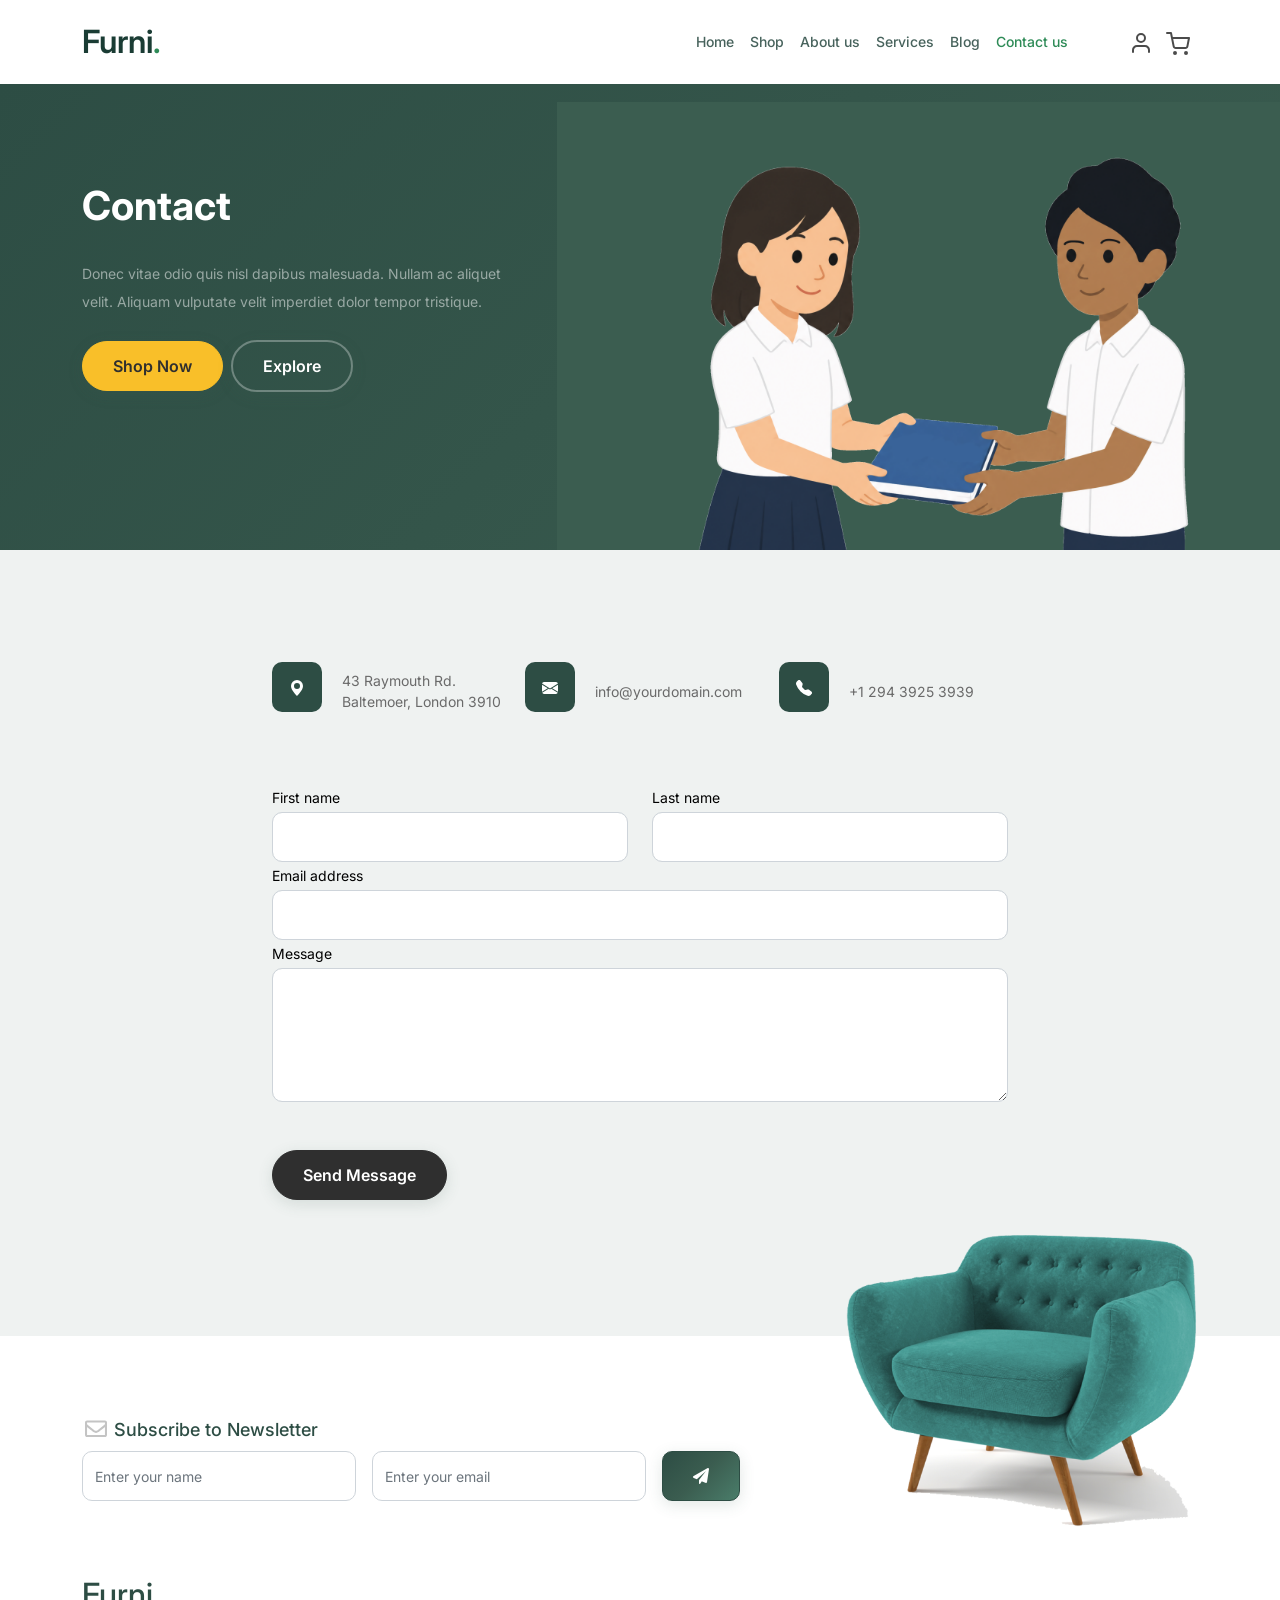
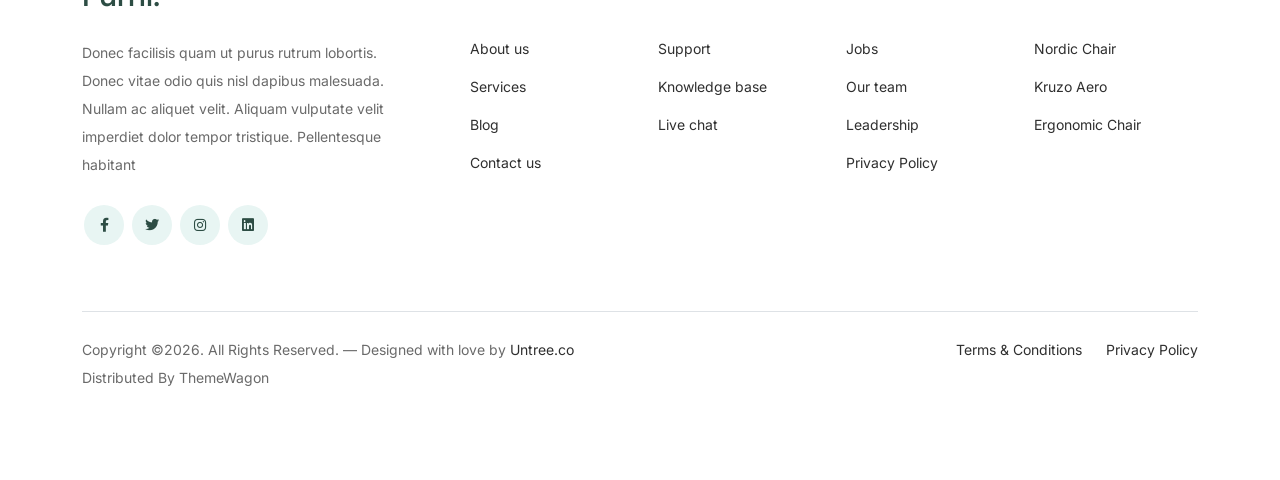
<file: project/contact.html>
<!-- /*
* Bootstrap 5
* Template Name: Furni
* Template Author: Untree.co
* Template URI: https://untree.co/
* License: https://creativecommons.org/licenses/by/3.0/
*/ -->
<!doctype html>
<html lang="en">
<head>
  <meta charset="utf-8">
  <meta name="viewport" content="width=device-width, initial-scale=1, shrink-to-fit=no">
  <meta name="author" content="Untree.co">
  <link rel="shortcut icon" href="favicon.png">

  <meta name="description" content="" />
  <meta name="keywords" content="bootstrap, bootstrap4" />

		<!-- Bootstrap CSS -->
		<link href="css/bootstrap.min.css" rel="stylesheet">
		<link href="https://cdnjs.cloudflare.com/ajax/libs/font-awesome/6.0.0-beta3/css/all.min.css" rel="stylesheet">
		<link href="css/tiny-slider.css" rel="stylesheet">
		<link href="css/style.css" rel="stylesheet">
		<title>Furni Free Bootstrap 5 Template for Furniture and Interior Design Websites by Untree.co </title>
	</head>

	<body>

		<!-- Start Header/Navigation -->
		<nav class="custom-navbar navbar navbar navbar-expand-md navbar-dark bg-dark" arial-label="Furni navigation bar">

			<div class="container">
				<a class="navbar-brand" href="index.html">Furni<span>.</span></a>

				<button class="navbar-toggler" type="button" data-bs-toggle="collapse" data-bs-target="#navbarsFurni" aria-controls="navbarsFurni" aria-expanded="false" aria-label="Toggle navigation">
					<span class="navbar-toggler-icon"></span>
				</button>

				<div class="collapse navbar-collapse" id="navbarsFurni">
					<ul class="custom-navbar-nav navbar-nav ms-auto mb-2 mb-md-0">
						<li class="nav-item">
							<a class="nav-link" href="index.html">Home</a>
						</li>
						<li><a class="nav-link" href="shop.html">Shop</a></li>
						<li><a class="nav-link" href="about.html">About us</a></li>
						<li><a class="nav-link" href="services.html">Services</a></li>
						<li><a class="nav-link" href="blog.html">Blog</a></li>
						<li class="active"><a class="nav-link" href="contact.html">Contact us</a></li>
					</ul>

					<ul class="custom-navbar-cta navbar-nav mb-2 mb-md-0 ms-5">
						<li><a class="nav-link" href="#"><img src="images/user.svg"></a></li>
						<li><a class="nav-link" href="cart.html"><img src="images/cart.svg"></a></li>
					</ul>
				</div>
			</div>
				
		</nav>
		<!-- End Header/Navigation -->

		<!-- Start Hero Section -->
			<div class="hero">
				<div class="container">
					<div class="row justify-content-between">
						<div class="col-lg-5">
							<div class="intro-excerpt">
								<h1>Contact</h1>
								<p class="mb-4">Donec vitae odio quis nisl dapibus malesuada. Nullam ac aliquet velit. Aliquam vulputate velit imperdiet dolor tempor tristique.</p>
								<p><a href="" class="btn btn-secondary me-2">Shop Now</a><a href="#" class="btn btn-white-outline">Explore</a></p>
							</div>
						</div>
						<div class="col-lg-7">
							<div class="hero-img-wrap">
								<img src="images/couch.png" class="img-fluid">
							</div>
						</div>
					</div>
				</div>
			</div>
		<!-- End Hero Section -->

		
		<!-- Start Contact Form -->
		<div class="untree_co-section">
      <div class="container">

        <div class="block">
          <div class="row justify-content-center">


            <div class="col-md-8 col-lg-8 pb-4">


              <div class="row mb-5">
                <div class="col-lg-4">
                  <div  class="service no-shadow align-items-center link horizontal d-flex active" data-aos="fade-left" data-aos-delay="0">
                    <div class="service-icon color-1 mb-4">
                      <svg xmlns="http://www.w3.org/2000/svg" width="16" height="16" fill="currentColor" class="bi bi-geo-alt-fill" viewBox="0 0 16 16">
                        <path d="M8 16s6-5.686 6-10A6 6 0 0 0 2 6c0 4.314 6 10 6 10zm0-7a3 3 0 1 1 0-6 3 3 0 0 1 0 6z"/>
                      </svg>
                    </div> <!-- /.icon -->
                    <div class="service-contents">
                      <p>43 Raymouth Rd. Baltemoer, London 3910</p>
                    </div> <!-- /.service-contents-->
                  </div> <!-- /.service -->
                </div>

                <div class="col-lg-4">
                  <div  class="service no-shadow align-items-center link horizontal d-flex active" data-aos="fade-left" data-aos-delay="0">
                    <div class="service-icon color-1 mb-4">
                      <svg xmlns="http://www.w3.org/2000/svg" width="16" height="16" fill="currentColor" class="bi bi-envelope-fill" viewBox="0 0 16 16">
                        <path d="M.05 3.555A2 2 0 0 1 2 2h12a2 2 0 0 1 1.95 1.555L8 8.414.05 3.555zM0 4.697v7.104l5.803-3.558L0 4.697zM6.761 8.83l-6.57 4.027A2 2 0 0 0 2 14h12a2 2 0 0 0 1.808-1.144l-6.57-4.027L8 9.586l-1.239-.757zm3.436-.586L16 11.801V4.697l-5.803 3.546z"/>
                      </svg>
                    </div> <!-- /.icon -->
                    <div class="service-contents">
                      <p>info@yourdomain.com</p>
                    </div> <!-- /.service-contents-->
                  </div> <!-- /.service -->
                </div>

                <div class="col-lg-4">
                  <div  class="service no-shadow align-items-center link horizontal d-flex active" data-aos="fade-left" data-aos-delay="0">
                    <div class="service-icon color-1 mb-4">
                      <svg xmlns="http://www.w3.org/2000/svg" width="16" height="16" fill="currentColor" class="bi bi-telephone-fill" viewBox="0 0 16 16">
                        <path fill-rule="evenodd" d="M1.885.511a1.745 1.745 0 0 1 2.61.163L6.29 2.98c.329.423.445.974.315 1.494l-.547 2.19a.678.678 0 0 0 .178.643l2.457 2.457a.678.678 0 0 0 .644.178l2.189-.547a1.745 1.745 0 0 1 1.494.315l2.306 1.794c.829.645.905 1.87.163 2.611l-1.034 1.034c-.74.74-1.846 1.065-2.877.702a18.634 18.634 0 0 1-7.01-4.42 18.634 18.634 0 0 1-4.42-7.009c-.362-1.03-.037-2.137.703-2.877L1.885.511z"/>
                      </svg>
                    </div> <!-- /.icon -->
                    <div class="service-contents">
                      <p>+1 294 3925 3939</p>
                    </div> <!-- /.service-contents-->
                  </div> <!-- /.service -->
                </div>
              </div>

              <form>
                <div class="row">
                  <div class="col-6">
                    <div class="form-group">
                      <label class="text-black" for="fname">First name</label>
                      <input type="text" class="form-control" id="fname">
                    </div>
                  </div>
                  <div class="col-6">
                    <div class="form-group">
                      <label class="text-black" for="lname">Last name</label>
                      <input type="text" class="form-control" id="lname">
                    </div>
                  </div>
                </div>
                <div class="form-group">
                  <label class="text-black" for="email">Email address</label>
                  <input type="email" class="form-control" id="email">
                </div>

                <div class="form-group mb-5">
                  <label class="text-black" for="message">Message</label>
                  <textarea name="" class="form-control" id="message" cols="30" rows="5"></textarea>
                </div>

                <button type="submit" class="btn btn-primary-hover-outline">Send Message</button>
              </form>

            </div>

          </div>

        </div>

      </div>


    </div>
  </div>

  <!-- End Contact Form -->

		

		<!-- Start Footer Section -->
		<footer class="footer-section">
			<div class="container relative">

				<div class="sofa-img">
					<img src="images/sofa.png" alt="Image" class="img-fluid">
				</div>

				<div class="row">
					<div class="col-lg-8">
						<div class="subscription-form">
							<h3 class="d-flex align-items-center"><span class="me-1"><img src="images/envelope-outline.svg" alt="Image" class="img-fluid"></span><span>Subscribe to Newsletter</span></h3>

							<form action="#" class="row g-3">
								<div class="col-auto">
									<input type="text" class="form-control" placeholder="Enter your name">
								</div>
								<div class="col-auto">
									<input type="email" class="form-control" placeholder="Enter your email">
								</div>
								<div class="col-auto">
									<button class="btn btn-primary">
										<span class="fa fa-paper-plane"></span>
									</button>
								</div>
							</form>

						</div>
					</div>
				</div>

				<div class="row g-5 mb-5">
					<div class="col-lg-4">
						<div class="mb-4 footer-logo-wrap"><a href="#" class="footer-logo">Furni<span>.</span></a></div>
						<p class="mb-4">Donec facilisis quam ut purus rutrum lobortis. Donec vitae odio quis nisl dapibus malesuada. Nullam ac aliquet velit. Aliquam vulputate velit imperdiet dolor tempor tristique. Pellentesque habitant</p>

						<ul class="list-unstyled custom-social">
							<li><a href="#"><span class="fa fa-brands fa-facebook-f"></span></a></li>
							<li><a href="#"><span class="fa fa-brands fa-twitter"></span></a></li>
							<li><a href="#"><span class="fa fa-brands fa-instagram"></span></a></li>
							<li><a href="#"><span class="fa fa-brands fa-linkedin"></span></a></li>
						</ul>
					</div>

					<div class="col-lg-8">
						<div class="row links-wrap">
							<div class="col-6 col-sm-6 col-md-3">
								<ul class="list-unstyled">
									<li><a href="#">About us</a></li>
									<li><a href="#">Services</a></li>
									<li><a href="#">Blog</a></li>
									<li><a href="#">Contact us</a></li>
								</ul>
							</div>

							<div class="col-6 col-sm-6 col-md-3">
								<ul class="list-unstyled">
									<li><a href="#">Support</a></li>
									<li><a href="#">Knowledge base</a></li>
									<li><a href="#">Live chat</a></li>
								</ul>
							</div>

							<div class="col-6 col-sm-6 col-md-3">
								<ul class="list-unstyled">
									<li><a href="#">Jobs</a></li>
									<li><a href="#">Our team</a></li>
									<li><a href="#">Leadership</a></li>
									<li><a href="#">Privacy Policy</a></li>
								</ul>
							</div>

							<div class="col-6 col-sm-6 col-md-3">
								<ul class="list-unstyled">
									<li><a href="#">Nordic Chair</a></li>
									<li><a href="#">Kruzo Aero</a></li>
									<li><a href="#">Ergonomic Chair</a></li>
								</ul>
							</div>
						</div>
					</div>

				</div>

				<div class="border-top copyright">
					<div class="row pt-4">
						<div class="col-lg-6">
							<p class="mb-2 text-center text-lg-start">Copyright &copy;<script>document.write(new Date().getFullYear());</script>. All Rights Reserved. &mdash; Designed with love by <a href="https://untree.co">Untree.co</a> Distributed By <a hreff="https://themewagon.com">ThemeWagon</a>  <!-- License information: https://untree.co/license/ -->
            </p>
						</div>

						<div class="col-lg-6 text-center text-lg-end">
							<ul class="list-unstyled d-inline-flex ms-auto">
								<li class="me-4"><a href="#">Terms &amp; Conditions</a></li>
								<li><a href="#">Privacy Policy</a></li>
							</ul>
						</div>

					</div>
				</div>

			</div>
		</footer>
		<!-- End Footer Section -->	


		<script src="js/bootstrap.bundle.min.js"></script>
		<script src="js/tiny-slider.js"></script>
		<script src="js/custom.js"></script>
	</body>

</html>
</file>
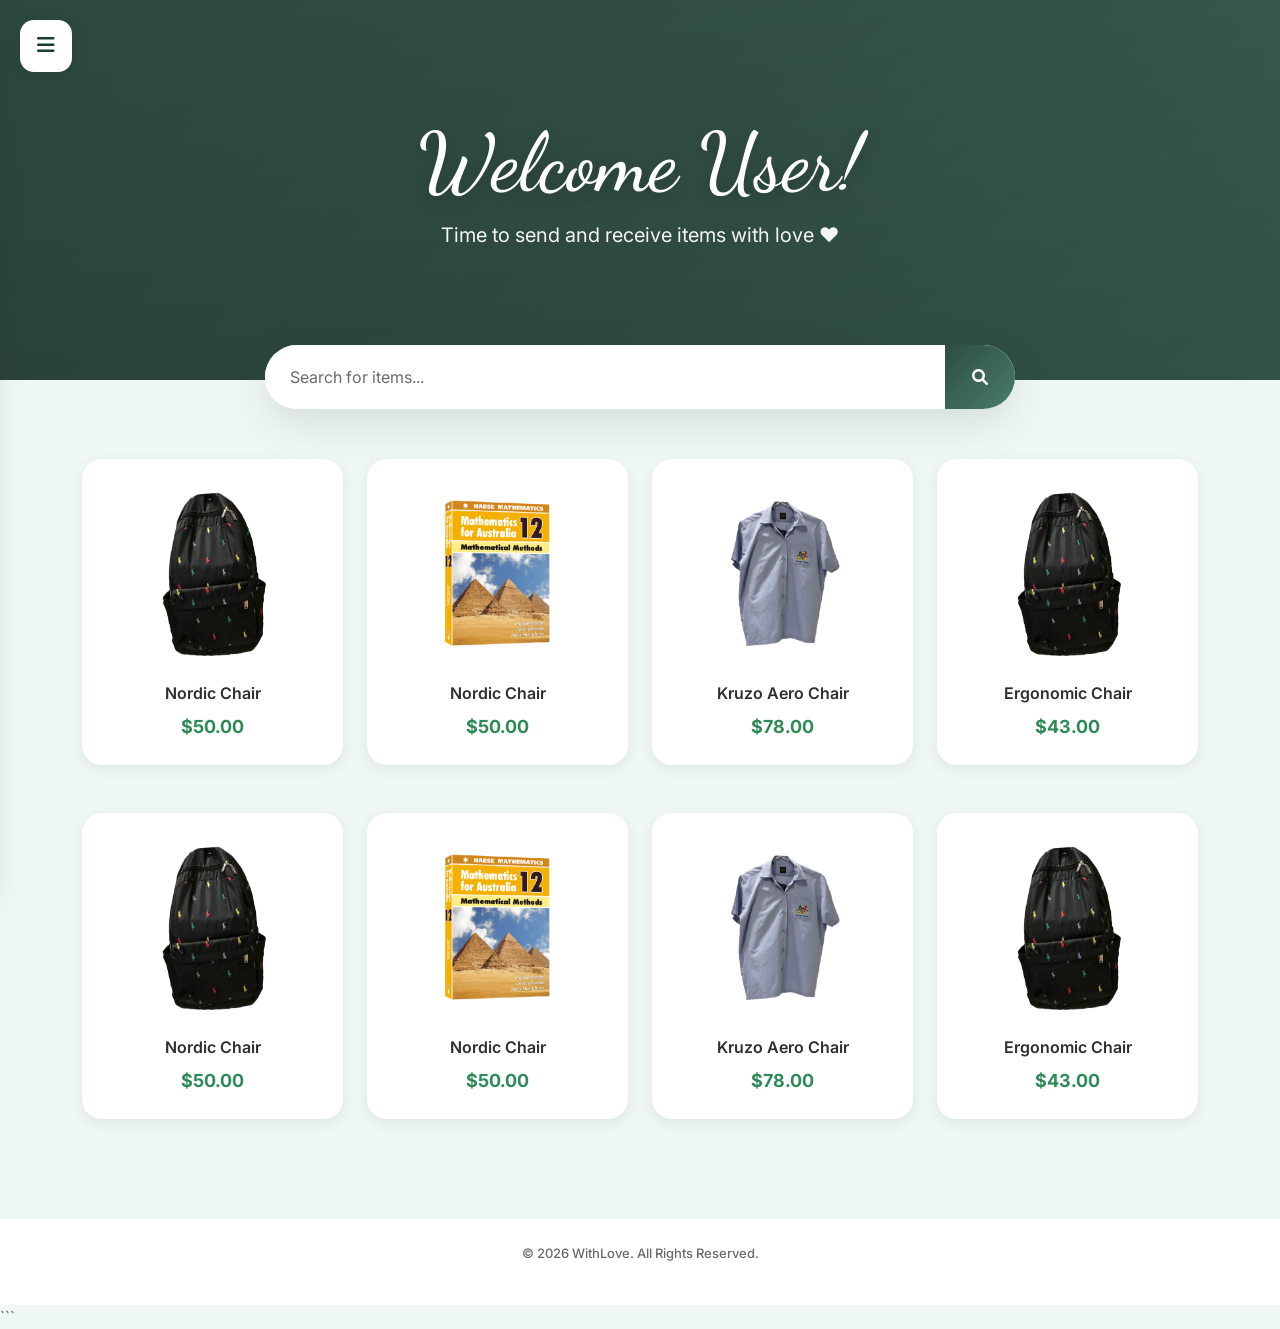
<file: project/home.html>
<!doctype html>
<html lang="en">
<head>
  <meta charset="utf-8">
  <meta name="viewport" content="width=device-width, initial-scale=1, shrink-to-fit=no">
  <meta name="author" content="Untree.co">
  <link rel="shortcut icon" href="favicon.png">

  <meta name="description" content="" />
  <meta name="keywords" content="bootstrap, bootstrap4" />

		<!-- Bootstrap CSS -->
		<link href="css/bootstrap.min.css" rel="stylesheet">
		<link href="https://cdnjs.cloudflare.com/ajax/libs/font-awesome/6.0.0-beta3/css/all.min.css" rel="stylesheet">
		<link href="css/tiny-slider.css" rel="stylesheet">
		<link href="css/dashboard.css" rel="stylesheet">
		<title>WithLove <3</title>
  		<link rel="icon" href="images/logo.png">
	</head>

<body>

    <!-- Hamburger Button -->
    <button id="menu-toggle" class="hamburger-btn">
        <i class="fas fa-bars"></i>
    </button>

    <!-- Sidebar -->
    <nav class="sidebar" id="sidebar">
        <div class="sidebar-header">
            <img src="images/logo.png" alt="WithLove Logo">
            <h4>WithLove</h4>
        </div>

        <ul class="sidebar-nav">
            <li class="active">
                <a href="home.html">
                    <i class="fas fa-home"></i>
                    Home
                </a>
            </li>

            <li>
                <a href="items.html">
                    <i class="fas fa-box-open"></i>
                    Items
                </a>
            </li>

            <li>
                <a href="requests.html">
                    <i class="fas fa-file-alt"></i>
                    Requests
                </a>
            </li>

            <li>
                <a href="approvals.html">
                    <i class="fas fa-check-circle"></i>
                    Approvals
                </a>
            </li>

            <li>
                <a href="profile.html">
                    <i class="fas fa-user"></i>
                    Profile
                </a>
            </li>
        </ul>
    </nav>

    <!-- Hero Banner -->
    <div class="hero-banner">
        <div class="hero-overlay">
            <div class="hero-content">

                <!-- Replace "User" dynamically later -->
                <h1>
                    Welcome <span id="username">User</span>!
                </h1>

                <p>
                    Time to send and receive items with love ❤️
                </p>

            </div>
        </div>
    </div>

    <!-- Search Bar -->
    <div class="search-section">
        <div class="search-container">

            <input
                type="text"
                id="itemSearch"
                placeholder="Search for items..."
            >

            <button id="searchBtn">
                <i class="fas fa-search"></i>
            </button>

        </div>
    </div>

    <!-- Products Section -->
    <div class="untree_co-section product-section">

        <div class="container">

            <div class="row">

                <!-- Product 1 -->
                <div class="col-12 col-md-4 col-lg-3 mb-5">
                    <a class="product-item" href="#">
                        <img src="images/product-3.png"
                             class="img-fluid product-thumbnail">

                        <h3 class="product-title">
                            Nordic Chair
                        </h3>

                        <strong class="product-price">
                            $50.00
                        </strong>

                        <span class="icon-cross">
                            <img src="images/cross.svg"
                                 class="img-fluid">
                        </span>
                    </a>
                </div>

                <!-- Product 2 -->
                <div class="col-12 col-md-4 col-lg-3 mb-5">
                    <a class="product-item" href="#">
                        <img src="images/product-1.png"
                             class="img-fluid product-thumbnail">

                        <h3 class="product-title">
                            Nordic Chair
                        </h3>

                        <strong class="product-price">
                            $50.00
                        </strong>

                        <span class="icon-cross">
                            <img src="images/cross.svg"
                                 class="img-fluid">
                        </span>
                    </a>
                </div>

                <!-- Product 3 -->
                <div class="col-12 col-md-4 col-lg-3 mb-5">
                    <a class="product-item" href="#">
                        <img src="images/product-2.png"
                             class="img-fluid product-thumbnail">

                        <h3 class="product-title">
                            Kruzo Aero Chair
                        </h3>

                        <strong class="product-price">
                            $78.00
                        </strong>

                        <span class="icon-cross">
                            <img src="images/cross.svg"
                                 class="img-fluid">
                        </span>
                    </a>
                </div>

                <!-- Product 4 -->
                <div class="col-12 col-md-4 col-lg-3 mb-5">
                    <a class="product-item" href="#">
                        <img src="images/product-3.png"
                             class="img-fluid product-thumbnail">

                        <h3 class="product-title">
                            Ergonomic Chair
                        </h3>

                        <strong class="product-price">
                            $43.00
                        </strong>

                        <span class="icon-cross">
                            <img src="images/cross.svg"
                                 class="img-fluid">
                        </span>
                    </a>
                </div>

                <!-- Product 5 -->
                <div class="col-12 col-md-4 col-lg-3 mb-5">
                    <a class="product-item" href="#">
                        <img src="images/product-3.png"
                             class="img-fluid product-thumbnail">

                        <h3 class="product-title">
                            Nordic Chair
                        </h3>

                        <strong class="product-price">
                            $50.00
                        </strong>

                        <span class="icon-cross">
                            <img src="images/cross.svg"
                                 class="img-fluid">
                        </span>
                    </a>
                </div>

                <!-- Product 6 -->
                <div class="col-12 col-md-4 col-lg-3 mb-5">
                    <a class="product-item" href="#">
                        <img src="images/product-1.png"
                             class="img-fluid product-thumbnail">

                        <h3 class="product-title">
                            Nordic Chair
                        </h3>

                        <strong class="product-price">
                            $50.00
                        </strong>

                        <span class="icon-cross">
                            <img src="images/cross.svg"
                                 class="img-fluid">
                        </span>
                    </a>
                </div>

                <!-- Product 7 -->
                <div class="col-12 col-md-4 col-lg-3 mb-5">
                    <a class="product-item" href="#">
                        <img src="images/product-2.png"
                             class="img-fluid product-thumbnail">

                        <h3 class="product-title">
                            Kruzo Aero Chair
                        </h3>

                        <strong class="product-price">
                            $78.00
                        </strong>

                        <span class="icon-cross">
                            <img src="images/cross.svg"
                                 class="img-fluid">
                        </span>
                    </a>
                </div>

                <!-- Product 8 -->
                <div class="col-12 col-md-4 col-lg-3 mb-5">
                    <a class="product-item" href="#">
                        <img src="images/product-3.png"
                             class="img-fluid product-thumbnail">

                        <h3 class="product-title">
                            Ergonomic Chair
                        </h3>

                        <strong class="product-price">
                            $43.00
                        </strong>

                        <span class="icon-cross">
                            <img src="images/cross.svg"
                                 class="img-fluid">
                        </span>
                    </a>
                </div>

            </div>

        </div>

    </div>

    <!-- Footer -->
    <footer class="simple-footer">
        <p>
            © 2026 WithLove. All Rights Reserved.
        </p>
    </footer>

    <!-- Scripts -->
    <script src="js/bootstrap.bundle.min.js"></script>
    <script src="js/tiny-slider.js"></script>
    <script src="js/custom.js"></script>

</body>
```


</html>
</file>
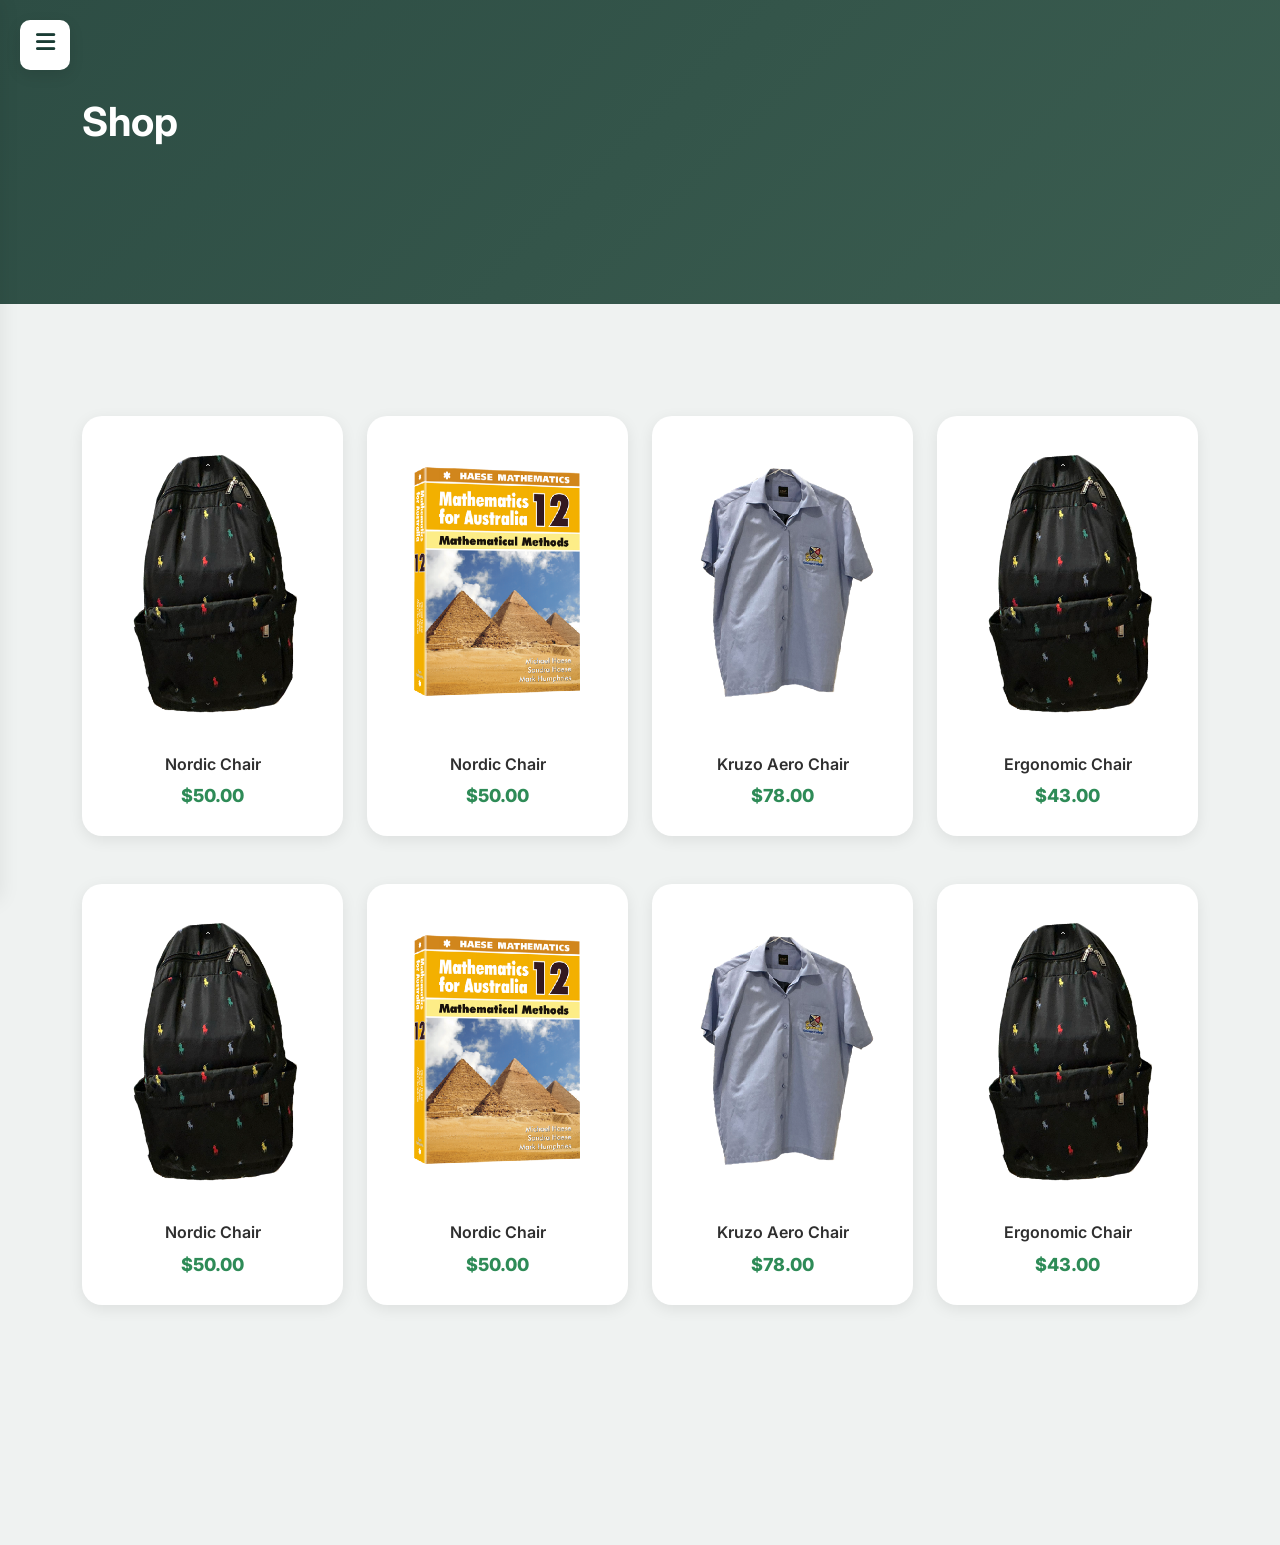
<file: project/home2.html>
<!doctype html>
<html lang="en">
<head>
  <meta charset="utf-8">
  <meta name="viewport" content="width=device-width, initial-scale=1, shrink-to-fit=no">
  <meta name="author" content="Untree.co">
  <link rel="shortcut icon" href="favicon.png">

  <meta name="description" content="" />
  <meta name="keywords" content="bootstrap, bootstrap4" />

		<!-- Bootstrap CSS -->
		<link href="css/bootstrap.min.css" rel="stylesheet">
		<link href="https://cdnjs.cloudflare.com/ajax/libs/font-awesome/6.0.0-beta3/css/all.min.css" rel="stylesheet">
		<link href="css/tiny-slider.css" rel="stylesheet">
		<link href="css/style.css" rel="stylesheet">
		<title>Furni Free Bootstrap 5 Template for Furniture and Interior Design Websites by Untree.co </title>
	</head>

	<body>

  <!-- Start Header/Navigation -->
<!-- Hamburger Button -->
<button id="menu-toggle" class="hamburger-btn">
    <i class="fas fa-bars"></i>
</button>

<!-- Sidebar -->
<nav class="sidebar" id="sidebar">
    <div class="sidebar-header">
        <img src="images/logo.png" alt="Logo">
        <h4>WithLove</h4>
    </div>

    <ul class="sidebar-nav">
        <li><a href="home.html"><i class="fas fa-home"></i> Home</a></li>

        <li><a href="items.html">
            <i class="fas fa-box-open"></i> Items
        </a></li>

        <li><a href="requests.html">
            <i class="fas fa-file-alt"></i> Requests
        </a></li>

        <li><a href="approvals.html">
            <i class="fas fa-check-circle"></i> Approvals
        </a></li>

        <li><a href="profile.html">
            <i class="fas fa-user"></i> Profile
        </a></li>
    </ul>
</nav>
<!-- End Header/Navigation -->

<!-- Start Hero Section -->
			<div class="hero">
				<div class="container">
					<div class="row justify-content-between">
						<div class="col-lg-5">
							<div class="intro-excerpt">
								<h1>Shop</h1>
							</div>
						</div>
						<div class="col-lg-7">
							
						</div>
					</div>
				</div>
			</div>
		<!-- End Hero Section -->

		

		<div class="untree_co-section product-section before-footer-section">
		    <div class="container">
		      	<div class="row">

		      		<!-- Start Column 1 -->
					<div class="col-12 col-md-4 col-lg-3 mb-5">
						<a class="product-item" href="#">
							<img src="images/product-3.png" class="img-fluid product-thumbnail">
							<h3 class="product-title">Nordic Chair</h3>
							<strong class="product-price">$50.00</strong>

							<span class="icon-cross">
								<img src="images/cross.svg" class="img-fluid">
							</span>
						</a>
					</div> 
					<!-- End Column 1 -->
						
					<!-- Start Column 2 -->
					<div class="col-12 col-md-4 col-lg-3 mb-5">
						<a class="product-item" href="#">
							<img src="images/product-1.png" class="img-fluid product-thumbnail">
							<h3 class="product-title">Nordic Chair</h3>
							<strong class="product-price">$50.00</strong>

							<span class="icon-cross">
								<img src="images/cross.svg" class="img-fluid">
							</span>
						</a>
					</div> 
					<!-- End Column 2 -->

					<!-- Start Column 3 -->
					<div class="col-12 col-md-4 col-lg-3 mb-5">
						<a class="product-item" href="#">
							<img src="images/product-2.png" class="img-fluid product-thumbnail">
							<h3 class="product-title">Kruzo Aero Chair</h3>
							<strong class="product-price">$78.00</strong>

							<span class="icon-cross">
								<img src="images/cross.svg" class="img-fluid">
							</span>
						</a>
					</div>
					<!-- End Column 3 -->

					<!-- Start Column 4 -->
					<div class="col-12 col-md-4 col-lg-3 mb-5">
						<a class="product-item" href="#">
							<img src="images/product-3.png" class="img-fluid product-thumbnail">
							<h3 class="product-title">Ergonomic Chair</h3>
							<strong class="product-price">$43.00</strong>

							<span class="icon-cross">
								<img src="images/cross.svg" class="img-fluid">
							</span>
						</a>
					</div>
					<!-- End Column 4 -->


					<!-- Start Column 1 -->
					<div class="col-12 col-md-4 col-lg-3 mb-5">
						<a class="product-item" href="#">
							<img src="images/product-3.png" class="img-fluid product-thumbnail">
							<h3 class="product-title">Nordic Chair</h3>
							<strong class="product-price">$50.00</strong>

							<span class="icon-cross">
								<img src="images/cross.svg" class="img-fluid">
							</span>
						</a>
					</div> 
					<!-- End Column 1 -->
						
					<!-- Start Column 2 -->
					<div class="col-12 col-md-4 col-lg-3 mb-5">
						<a class="product-item" href="#">
							<img src="images/product-1.png" class="img-fluid product-thumbnail">
							<h3 class="product-title">Nordic Chair</h3>
							<strong class="product-price">$50.00</strong>

							<span class="icon-cross">
								<img src="images/cross.svg" class="img-fluid">
							</span>
						</a>
					</div> 
					<!-- End Column 2 -->

					<!-- Start Column 3 -->
					<div class="col-12 col-md-4 col-lg-3 mb-5">
						<a class="product-item" href="#">
							<img src="images/product-2.png" class="img-fluid product-thumbnail">
							<h3 class="product-title">Kruzo Aero Chair</h3>
							<strong class="product-price">$78.00</strong>

							<span class="icon-cross">
								<img src="images/cross.svg" class="img-fluid">
							</span>
						</a>
					</div>
					<!-- End Column 3 -->

					<!-- Start Column 4 -->
					<div class="col-12 col-md-4 col-lg-3 mb-5">
						<a class="product-item" href="#">
							<img src="images/product-3.png" class="img-fluid product-thumbnail">
							<h3 class="product-title">Ergonomic Chair</h3>
							<strong class="product-price">$43.00</strong>

							<span class="icon-cross">
								<img src="images/cross.svg" class="img-fluid">
							</span>
						</a>
					</div>
					<!-- End Column 4 -->

		      	</div>
		    </div>
		</div>




		<script src="js/bootstrap.bundle.min.js"></script>
		<script src="js/tiny-slider.js"></script>
		<script src="js/custom.js"></script>
	</body>

</html>
</file>
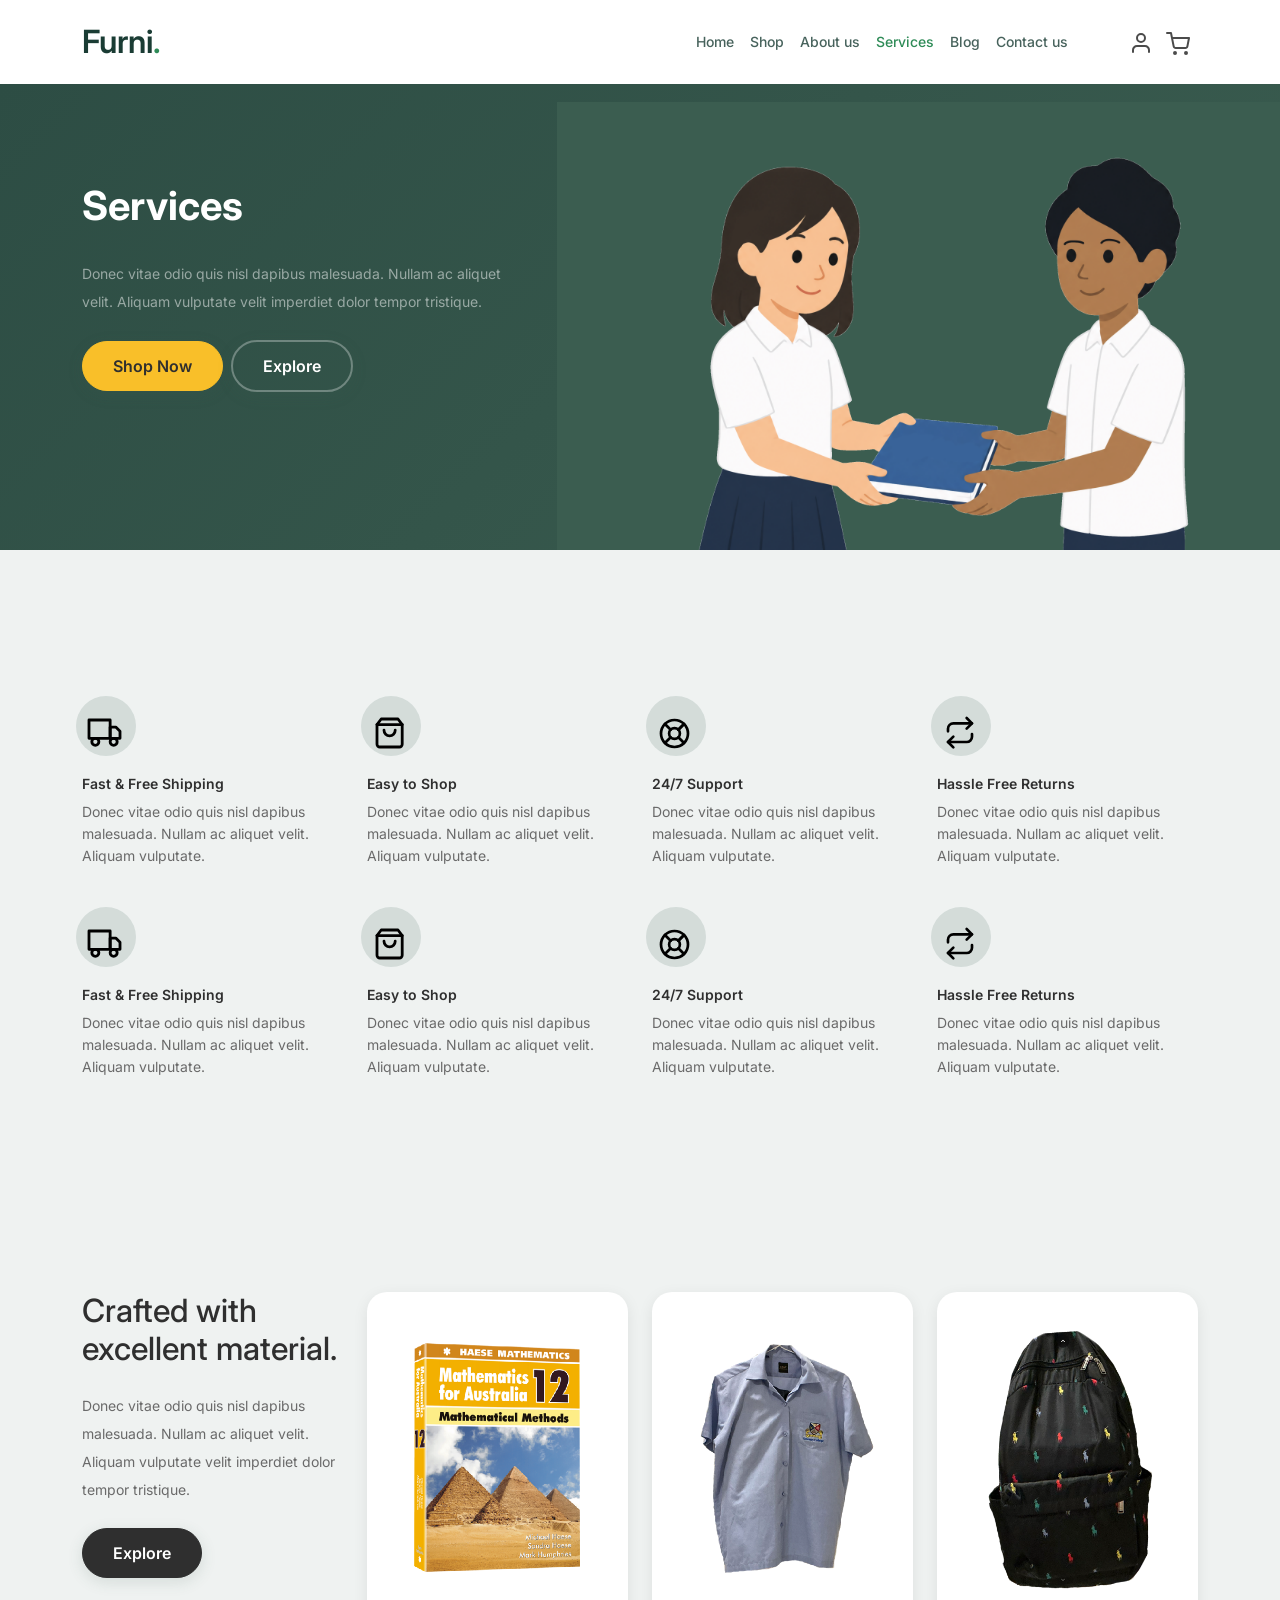
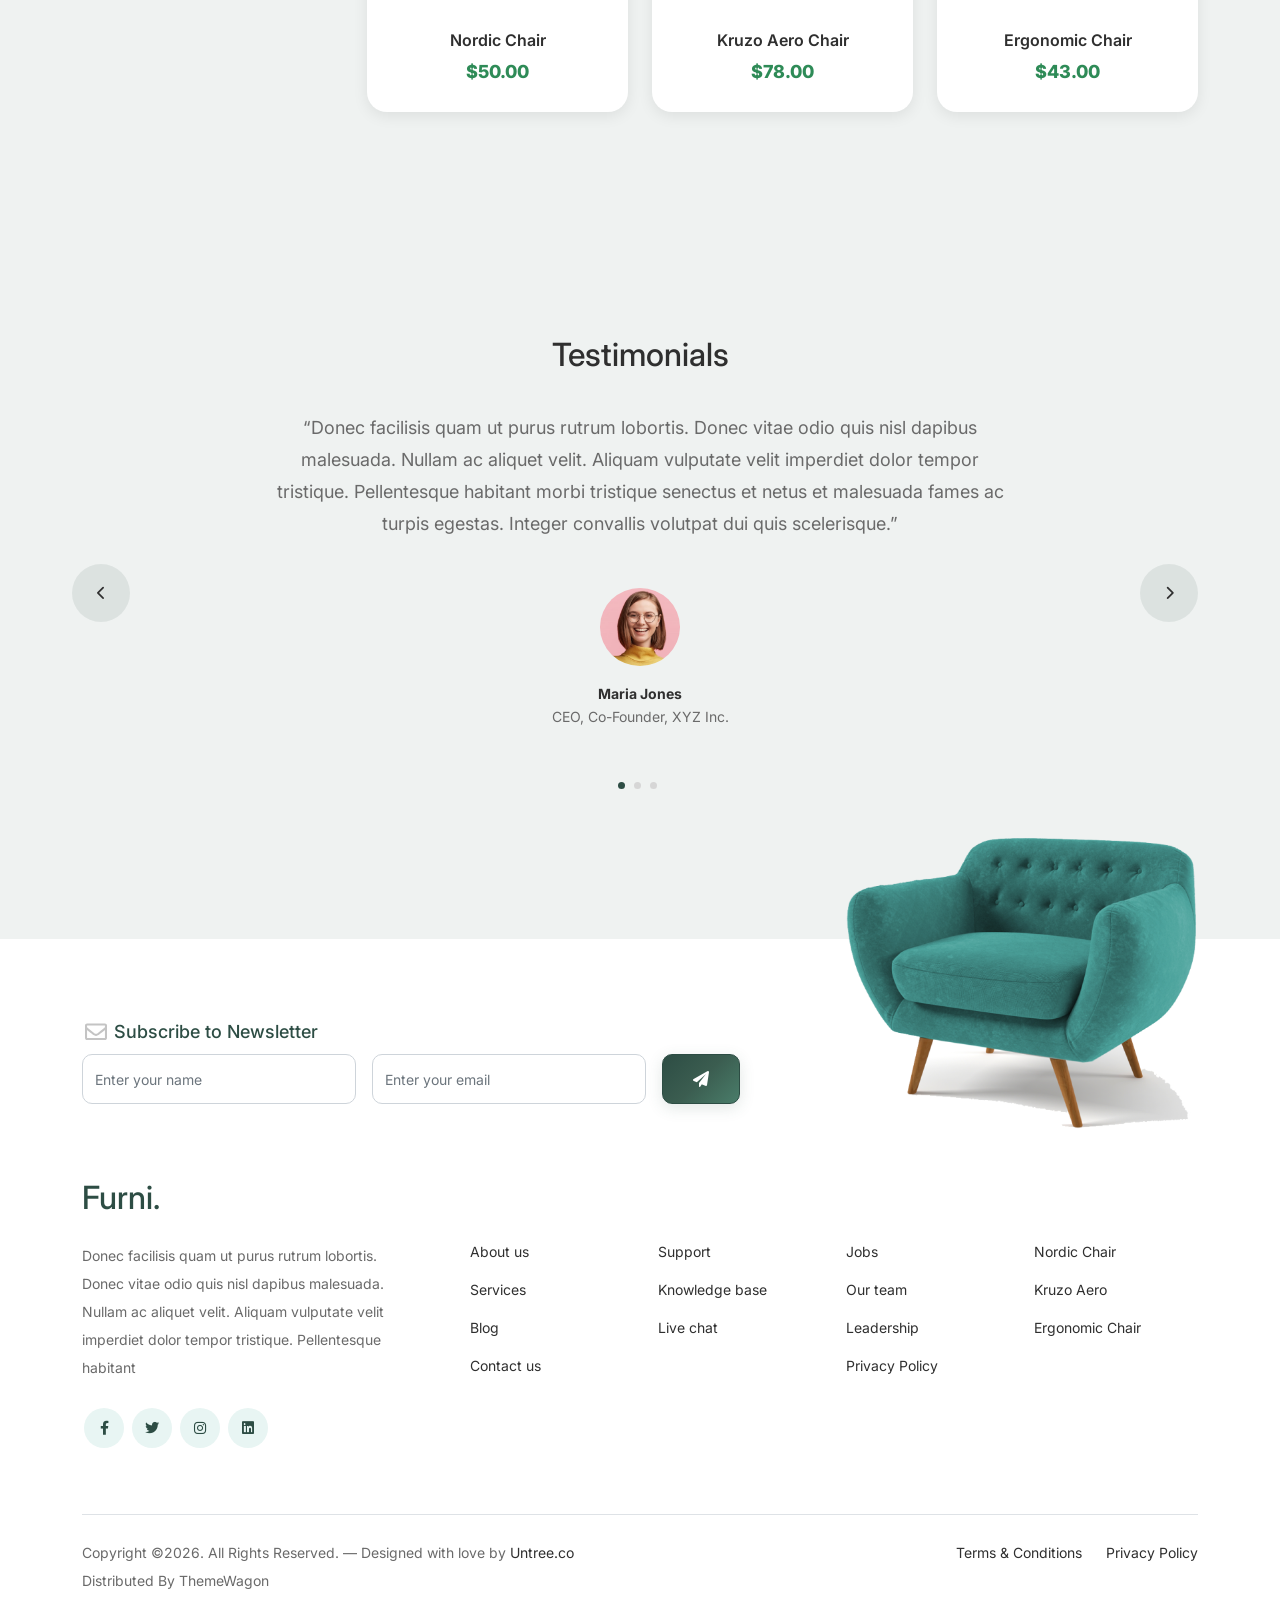
<file: project/services.html>
<!-- /*
* Bootstrap 5
* Template Name: Furni
* Template Author: Untree.co
* Template URI: https://untree.co/
* License: https://creativecommons.org/licenses/by/3.0/
*/ -->
<!doctype html>
<html lang="en">
<head>
  <meta charset="utf-8">
  <meta name="viewport" content="width=device-width, initial-scale=1, shrink-to-fit=no">
  <meta name="author" content="Untree.co">
  <link rel="shortcut icon" href="favicon.png">

  <meta name="description" content="" />
  <meta name="keywords" content="bootstrap, bootstrap4" />

		<!-- Bootstrap CSS -->
		<link href="css/bootstrap.min.css" rel="stylesheet">
		<link href="https://cdnjs.cloudflare.com/ajax/libs/font-awesome/6.0.0-beta3/css/all.min.css" rel="stylesheet">
		<link href="css/tiny-slider.css" rel="stylesheet">
		<link href="css/style.css" rel="stylesheet">
		<title>Furni Free Bootstrap 5 Template for Furniture and Interior Design Websites by Untree.co </title>
	</head>

	<body>

		<!-- Start Header/Navigation -->
		<nav class="custom-navbar navbar navbar navbar-expand-md navbar-dark bg-dark" arial-label="Furni navigation bar">

			<div class="container">
				<a class="navbar-brand" href="index.html">Furni<span>.</span></a>

				<button class="navbar-toggler" type="button" data-bs-toggle="collapse" data-bs-target="#navbarsFurni" aria-controls="navbarsFurni" aria-expanded="false" aria-label="Toggle navigation">
					<span class="navbar-toggler-icon"></span>
				</button>

				<div class="collapse navbar-collapse" id="navbarsFurni">
					<ul class="custom-navbar-nav navbar-nav ms-auto mb-2 mb-md-0">
						<li class="nav-item">
							<a class="nav-link" href="index.html">Home</a>
						</li>
						<li><a class="nav-link" href="shop.html">Shop</a></li>
						<li><a class="nav-link" href="about.html">About us</a></li>
						<li class="active"><a class="nav-link" href="services.html">Services</a></li>
						<li><a class="nav-link" href="blog.html">Blog</a></li>
						<li><a class="nav-link" href="contact.html">Contact us</a></li>
					</ul>

					<ul class="custom-navbar-cta navbar-nav mb-2 mb-md-0 ms-5">
						<li><a class="nav-link" href="#"><img src="images/user.svg"></a></li>
						<li><a class="nav-link" href="cart.html"><img src="images/cart.svg"></a></li>
					</ul>
				</div>
			</div>
				
		</nav>
		<!-- End Header/Navigation -->

		<!-- Start Hero Section -->
			<div class="hero">
				<div class="container">
					<div class="row justify-content-between">
						<div class="col-lg-5">
							<div class="intro-excerpt">
								<h1>Services</h1>
								<p class="mb-4">Donec vitae odio quis nisl dapibus malesuada. Nullam ac aliquet velit. Aliquam vulputate velit imperdiet dolor tempor tristique.</p>
								<p><a href="" class="btn btn-secondary me-2">Shop Now</a><a href="#" class="btn btn-white-outline">Explore</a></p>
							</div>
						</div>
						<div class="col-lg-7">
							<div class="hero-img-wrap">
								<img src="images/couch.png" class="img-fluid">
							</div>
						</div>
					</div>
				</div>
			</div>
		<!-- End Hero Section -->

		

		<!-- Start Why Choose Us Section -->
		<div class="why-choose-section">
			<div class="container">
				
				
				<div class="row my-5">
					<div class="col-6 col-md-6 col-lg-3 mb-4">
						<div class="feature">
							<div class="icon">
								<img src="images/truck.svg" alt="Image" class="imf-fluid">
							</div>
							<h3>Fast &amp; Free Shipping</h3>
							<p>Donec vitae odio quis nisl dapibus malesuada. Nullam ac aliquet velit. Aliquam vulputate.</p>
						</div>
					</div>

					<div class="col-6 col-md-6 col-lg-3 mb-4">
						<div class="feature">
							<div class="icon">
								<img src="images/bag.svg" alt="Image" class="imf-fluid">
							</div>
							<h3>Easy to Shop</h3>
							<p>Donec vitae odio quis nisl dapibus malesuada. Nullam ac aliquet velit. Aliquam vulputate.</p>
						</div>
					</div>

					<div class="col-6 col-md-6 col-lg-3 mb-4">
						<div class="feature">
							<div class="icon">
								<img src="images/support.svg" alt="Image" class="imf-fluid">
							</div>
							<h3>24/7 Support</h3>
							<p>Donec vitae odio quis nisl dapibus malesuada. Nullam ac aliquet velit. Aliquam vulputate.</p>
						</div>
					</div>

					<div class="col-6 col-md-6 col-lg-3 mb-4">
						<div class="feature">
							<div class="icon">
								<img src="images/return.svg" alt="Image" class="imf-fluid">
							</div>
							<h3>Hassle Free Returns</h3>
							<p>Donec vitae odio quis nisl dapibus malesuada. Nullam ac aliquet velit. Aliquam vulputate.</p>
						</div>
					</div>

					<div class="col-6 col-md-6 col-lg-3 mb-4">
						<div class="feature">
							<div class="icon">
								<img src="images/truck.svg" alt="Image" class="imf-fluid">
							</div>
							<h3>Fast &amp; Free Shipping</h3>
							<p>Donec vitae odio quis nisl dapibus malesuada. Nullam ac aliquet velit. Aliquam vulputate.</p>
						</div>
					</div>

					<div class="col-6 col-md-6 col-lg-3 mb-4">
						<div class="feature">
							<div class="icon">
								<img src="images/bag.svg" alt="Image" class="imf-fluid">
							</div>
							<h3>Easy to Shop</h3>
							<p>Donec vitae odio quis nisl dapibus malesuada. Nullam ac aliquet velit. Aliquam vulputate.</p>
						</div>
					</div>

					<div class="col-6 col-md-6 col-lg-3 mb-4">
						<div class="feature">
							<div class="icon">
								<img src="images/support.svg" alt="Image" class="imf-fluid">
							</div>
							<h3>24/7 Support</h3>
							<p>Donec vitae odio quis nisl dapibus malesuada. Nullam ac aliquet velit. Aliquam vulputate.</p>
						</div>
					</div>

					<div class="col-6 col-md-6 col-lg-3 mb-4">
						<div class="feature">
							<div class="icon">
								<img src="images/return.svg" alt="Image" class="imf-fluid">
							</div>
							<h3>Hassle Free Returns</h3>
							<p>Donec vitae odio quis nisl dapibus malesuada. Nullam ac aliquet velit. Aliquam vulputate.</p>
						</div>
					</div>

				</div>
			
			</div>
		</div>
		<!-- End Why Choose Us Section -->

		<!-- Start Product Section -->
		<div class="product-section pt-0">
			<div class="container">
				<div class="row">

					<!-- Start Column 1 -->
					<div class="col-md-12 col-lg-3 mb-5 mb-lg-0">
						<h2 class="mb-4 section-title">Crafted with excellent material.</h2>
						<p class="mb-4">Donec vitae odio quis nisl dapibus malesuada. Nullam ac aliquet velit. Aliquam vulputate velit imperdiet dolor tempor tristique. </p>
						<p><a href="#" class="btn">Explore</a></p>
					</div> 
					<!-- End Column 1 -->

					<!-- Start Column 2 -->
					<div class="col-12 col-md-4 col-lg-3 mb-5 mb-md-0">
						<a class="product-item" href="#">
							<img src="images/product-1.png" class="img-fluid product-thumbnail">
							<h3 class="product-title">Nordic Chair</h3>
							<strong class="product-price">$50.00</strong>

							<span class="icon-cross">
								<img src="images/cross.svg" class="img-fluid">
							</span>
						</a>
					</div> 
					<!-- End Column 2 -->

					<!-- Start Column 3 -->
					<div class="col-12 col-md-4 col-lg-3 mb-5 mb-md-0">
						<a class="product-item" href="#">
							<img src="images/product-2.png" class="img-fluid product-thumbnail">
							<h3 class="product-title">Kruzo Aero Chair</h3>
							<strong class="product-price">$78.00</strong>

							<span class="icon-cross">
								<img src="images/cross.svg" class="img-fluid">
							</span>
						</a>
					</div>
					<!-- End Column 3 -->

					<!-- Start Column 4 -->
					<div class="col-12 col-md-4 col-lg-3 mb-5 mb-md-0">
						<a class="product-item" href="#">
							<img src="images/product-3.png" class="img-fluid product-thumbnail">
							<h3 class="product-title">Ergonomic Chair</h3>
							<strong class="product-price">$43.00</strong>

							<span class="icon-cross">
								<img src="images/cross.svg" class="img-fluid">
							</span>
						</a>
					</div>
					<!-- End Column 4 -->

				</div>
			</div>
		</div>
		<!-- End Product Section -->

		

		<!-- Start Testimonial Slider -->
		<div class="testimonial-section before-footer-section">
			<div class="container">
				<div class="row">
					<div class="col-lg-7 mx-auto text-center">
						<h2 class="section-title">Testimonials</h2>
					</div>
				</div>

				<div class="row justify-content-center">
					<div class="col-lg-12">
						<div class="testimonial-slider-wrap text-center">

							<div id="testimonial-nav">
								<span class="prev" data-controls="prev"><span class="fa fa-chevron-left"></span></span>
								<span class="next" data-controls="next"><span class="fa fa-chevron-right"></span></span>
							</div>

							<div class="testimonial-slider">
								
								<div class="item">
									<div class="row justify-content-center">
										<div class="col-lg-8 mx-auto">

											<div class="testimonial-block text-center">
												<blockquote class="mb-5">
													<p>&ldquo;Donec facilisis quam ut purus rutrum lobortis. Donec vitae odio quis nisl dapibus malesuada. Nullam ac aliquet velit. Aliquam vulputate velit imperdiet dolor tempor tristique. Pellentesque habitant morbi tristique senectus et netus et malesuada fames ac turpis egestas. Integer convallis volutpat dui quis scelerisque.&rdquo;</p>
												</blockquote>

												<div class="author-info">
													<div class="author-pic">
														<img src="images/person-1.png" alt="Maria Jones" class="img-fluid">
													</div>
													<h3 class="font-weight-bold">Maria Jones</h3>
													<span class="position d-block mb-3">CEO, Co-Founder, XYZ Inc.</span>
												</div>
											</div>

										</div>
									</div>
								</div> 
								<!-- END item -->

								<div class="item">
									<div class="row justify-content-center">
										<div class="col-lg-8 mx-auto">

											<div class="testimonial-block text-center">
												<blockquote class="mb-5">
													<p>&ldquo;Donec facilisis quam ut purus rutrum lobortis. Donec vitae odio quis nisl dapibus malesuada. Nullam ac aliquet velit. Aliquam vulputate velit imperdiet dolor tempor tristique. Pellentesque habitant morbi tristique senectus et netus et malesuada fames ac turpis egestas. Integer convallis volutpat dui quis scelerisque.&rdquo;</p>
												</blockquote>

												<div class="author-info">
													<div class="author-pic">
														<img src="images/person-1.png" alt="Maria Jones" class="img-fluid">
													</div>
													<h3 class="font-weight-bold">Maria Jones</h3>
													<span class="position d-block mb-3">CEO, Co-Founder, XYZ Inc.</span>
												</div>
											</div>

										</div>
									</div>
								</div> 
								<!-- END item -->

								<div class="item">
									<div class="row justify-content-center">
										<div class="col-lg-8 mx-auto">

											<div class="testimonial-block text-center">
												<blockquote class="mb-5">
													<p>&ldquo;Donec facilisis quam ut purus rutrum lobortis. Donec vitae odio quis nisl dapibus malesuada. Nullam ac aliquet velit. Aliquam vulputate velit imperdiet dolor tempor tristique. Pellentesque habitant morbi tristique senectus et netus et malesuada fames ac turpis egestas. Integer convallis volutpat dui quis scelerisque.&rdquo;</p>
												</blockquote>

												<div class="author-info">
													<div class="author-pic">
														<img src="images/person-1.png" alt="Maria Jones" class="img-fluid">
													</div>
													<h3 class="font-weight-bold">Maria Jones</h3>
													<span class="position d-block mb-3">CEO, Co-Founder, XYZ Inc.</span>
												</div>
											</div>

										</div>
									</div>
								</div> 
								<!-- END item -->

							</div>

						</div>
					</div>
				</div>
			</div>
		</div>
		<!-- End Testimonial Slider -->

		

		<!-- Start Footer Section -->
		<footer class="footer-section">
			<div class="container relative">

				<div class="sofa-img">
					<img src="images/sofa.png" alt="Image" class="img-fluid">
				</div>

				<div class="row">
					<div class="col-lg-8">
						<div class="subscription-form">
							<h3 class="d-flex align-items-center"><span class="me-1"><img src="images/envelope-outline.svg" alt="Image" class="img-fluid"></span><span>Subscribe to Newsletter</span></h3>

							<form action="#" class="row g-3">
								<div class="col-auto">
									<input type="text" class="form-control" placeholder="Enter your name">
								</div>
								<div class="col-auto">
									<input type="email" class="form-control" placeholder="Enter your email">
								</div>
								<div class="col-auto">
									<button class="btn btn-primary">
										<span class="fa fa-paper-plane"></span>
									</button>
								</div>
							</form>

						</div>
					</div>
				</div>

				<div class="row g-5 mb-5">
					<div class="col-lg-4">
						<div class="mb-4 footer-logo-wrap"><a href="#" class="footer-logo">Furni<span>.</span></a></div>
						<p class="mb-4">Donec facilisis quam ut purus rutrum lobortis. Donec vitae odio quis nisl dapibus malesuada. Nullam ac aliquet velit. Aliquam vulputate velit imperdiet dolor tempor tristique. Pellentesque habitant</p>

						<ul class="list-unstyled custom-social">
							<li><a href="#"><span class="fa fa-brands fa-facebook-f"></span></a></li>
							<li><a href="#"><span class="fa fa-brands fa-twitter"></span></a></li>
							<li><a href="#"><span class="fa fa-brands fa-instagram"></span></a></li>
							<li><a href="#"><span class="fa fa-brands fa-linkedin"></span></a></li>
						</ul>
					</div>

					<div class="col-lg-8">
						<div class="row links-wrap">
							<div class="col-6 col-sm-6 col-md-3">
								<ul class="list-unstyled">
									<li><a href="#">About us</a></li>
									<li><a href="#">Services</a></li>
									<li><a href="#">Blog</a></li>
									<li><a href="#">Contact us</a></li>
								</ul>
							</div>

							<div class="col-6 col-sm-6 col-md-3">
								<ul class="list-unstyled">
									<li><a href="#">Support</a></li>
									<li><a href="#">Knowledge base</a></li>
									<li><a href="#">Live chat</a></li>
								</ul>
							</div>

							<div class="col-6 col-sm-6 col-md-3">
								<ul class="list-unstyled">
									<li><a href="#">Jobs</a></li>
									<li><a href="#">Our team</a></li>
									<li><a href="#">Leadership</a></li>
									<li><a href="#">Privacy Policy</a></li>
								</ul>
							</div>

							<div class="col-6 col-sm-6 col-md-3">
								<ul class="list-unstyled">
									<li><a href="#">Nordic Chair</a></li>
									<li><a href="#">Kruzo Aero</a></li>
									<li><a href="#">Ergonomic Chair</a></li>
								</ul>
							</div>
						</div>
					</div>

				</div>

				<div class="border-top copyright">
					<div class="row pt-4">
						<div class="col-lg-6">
							<p class="mb-2 text-center text-lg-start">Copyright &copy;<script>document.write(new Date().getFullYear());</script>. All Rights Reserved. &mdash; Designed with love by <a href="https://untree.co">Untree.co</a> Distributed By <a hreff="https://themewagon.com">ThemeWagon</a> <!-- License information: https://untree.co/license/ -->
            </p>
						</div>

						<div class="col-lg-6 text-center text-lg-end">
							<ul class="list-unstyled d-inline-flex ms-auto">
								<li class="me-4"><a href="#">Terms &amp; Conditions</a></li>
								<li><a href="#">Privacy Policy</a></li>
							</ul>
						</div>

					</div>
				</div>

			</div>
		</footer>
		<!-- End Footer Section -->	


		<script src="js/bootstrap.bundle.min.js"></script>
		<script src="js/tiny-slider.js"></script>
		<script src="js/custom.js"></script>
	</body>

</html>
</file>
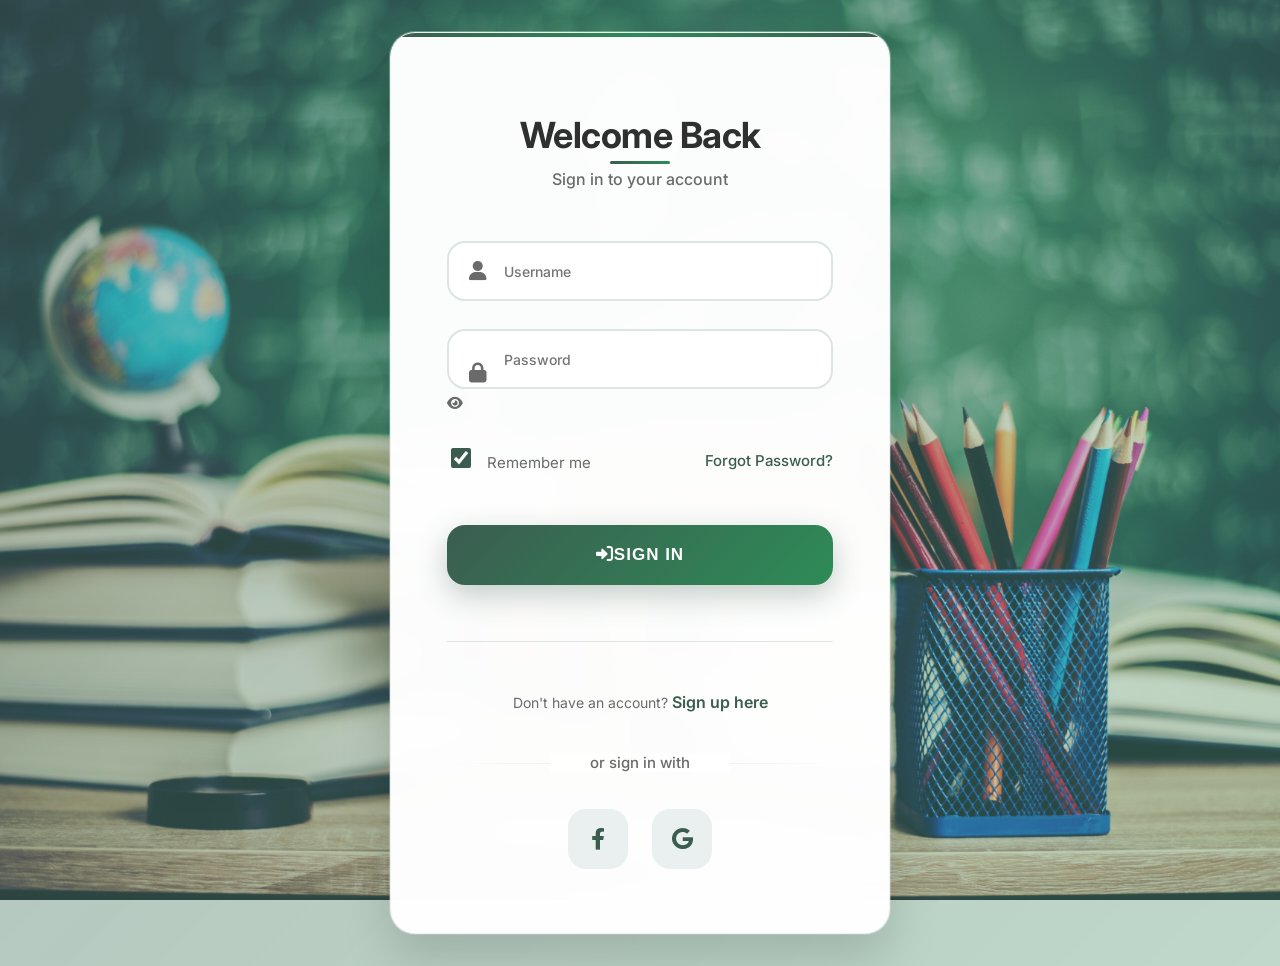
<file: project/sign-in.html>
<!doctype html>
<html lang="en">
<head>
    <title>Sign In</title>
    <meta charset="utf-8">
    <meta name="viewport" content="width=device-width, initial-scale=1, shrink-to-fit=no">

    <link href="https://fonts.googleapis.com/css2?family=Inter:wght@400;500;600;700;800&display=swap" rel="stylesheet">
    <link rel="stylesheet" href="https://cdnjs.cloudflare.com/ajax/libs/font-awesome/6.0.0/css/all.min.css">
    <link rel="stylesheet" href="css/style.css">
    
    <style>
        * {
            box-sizing: border-box;
        }
        
        body {
            margin: 0;
            padding: 0;
            overflow-x: hidden;
        }
        
        .login-hero {
            min-height: 100vh;
            background: linear-gradient(135deg, rgba(59, 93, 80, 0.35), rgba(46, 139, 87, 0.25)), 
                        url('images/signbg.jpg') center/cover no-repeat fixed;
            display: flex;
            align-items: center;
            justify-content: center;
            padding: 2rem 1rem;
            position: relative;
        }
        
        .login-card {
            background: rgba(255, 255, 255, 0.98);
            backdrop-filter: blur(20px);
            border-radius: 25px;
            padding: 4rem 3.5rem;
            box-shadow: 
                0 25px 50px rgba(0,0,0,0.15),
                0 0 0 1px rgba(255,255,255,0.3);
            max-width: 500px;
            width: 100%;
            position: relative;
            overflow: hidden;
            border: 1px solid rgba(220, 229, 228, 0.5);
        }
        
        .login-card::before {
            content: '';
            position: absolute;
            top: 0;
            left: 0;
            right: 0;
            height: 4px;
            background: linear-gradient(90deg, #3b5d50, #2e8b57, #3b5d50);
        }
        
        .login-header {
            text-align: center;
            margin-bottom: 3rem;
        }
        
        .login-title {
            font-size: 36px;
            font-weight: 700;
            color: #2f2f2f;
            margin-bottom: 0.5rem;
            letter-spacing: -0.5px;
            position: relative;
        }
        
        .login-subtitle {
            color: #6a6a6a;
            font-size: 16px;
            font-weight: 500;
        }
        
        .login-title::after {
            content: '';
            position: absolute;
            bottom: -15px;
            left: 50%;
            transform: translateX(-50%);
            width: 60px;
            height: 3px;
            background: linear-gradient(90deg, #3b5d50, #2e8b57);
            border-radius: 2px;
            margin-top: 1rem;
        }
        
        .form-group {
            position: relative;
            margin-bottom: 1.75rem;
        }
        
        .form-control {
            height: 60px;
            padding: 0 20px 0 55px;
            border: 2px solid #dce5e4;
            border-radius: 18px;
            font-size: 16px;
            font-weight: 500;
            background: rgba(255,255,255,0.8);
            transition: all 0.4s cubic-bezier(0.4, 0, 0.2, 1);
            backdrop-filter: blur(10px);
            width: 100%;
        }
        
        .form-control:focus {
            border-color: #3b5d50;
            background: rgba(255,255,255,1);
            box-shadow: 0 0 0 4px rgba(59, 93, 80, 0.08);
            transform: translateY(-2px);
            outline: none;
        }
        
        .form-icon {
            position: absolute;
            left: 22px;
            top: 50%;
            transform: translateY(-50%);
            color: #6a6a6a;
            font-size: 20px;
            z-index: 2;
        }
        
        .toggle-password {
            right: 22px !important;
            left: auto !important;
            cursor: pointer;
            transition: color 0.3s ease;
        }
        
        .toggle-password:hover {
            color: #3b5d50 !important;
        }
        
        .signin-btn {
            width: 100%;
            height: 60px;
            background: linear-gradient(135deg, #3b5d50 0%, #2e8b57 100%);
            border: none;
            border-radius: 18px;
            font-size: 17px;
            font-weight: 600;
            color: white;
            text-transform: uppercase;
            letter-spacing: 1px;
            position: relative;
            overflow: hidden;
            transition: all 0.4s cubic-bezier(0.4, 0, 0.2, 1);
            box-shadow: 0 10px 30px rgba(59, 93, 80, 0.3);
            margin: 1.5rem 0;
        }
        
        .signin-btn:hover {
            transform: translateY(-4px);
            box-shadow: 0 20px 40px rgba(59, 93, 80, 0.4);
        }
        
        .signin-btn::before {
            content: '';
            position: absolute;
            top: 0;
            left: -100%;
            width: 100%;
            height: 100%;
            background: linear-gradient(90deg, transparent, rgba(255,255,255,0.3), transparent);
            transition: left 0.6s;
        }
        
        .signin-btn:hover::before {
            left: 100%;
        }
        
        .checkbox-row {
            display: flex;
            align-items: center;
            justify-content: space-between;
            margin-bottom: 1.5rem;
            font-size: 15px;
            color: #6a6a6a;
        }
        
        .checkbox-row input[type="checkbox"] {
            width: 20px;
            height: 20px;
            margin-right: 12px;
            accent-color: #3b5d50;
        }
        
        .forgot-link {
            color: #3b5d50;
            font-weight: 500;
            text-decoration: none;
            font-size: 15px;
            transition: color 0.3s ease;
        }
        
        .forgot-link:hover {
            color: #2e8b57;
        }
        
        .signup-link {
            text-align: center;
            margin-top: 2rem;
            padding-top: 2rem;
            border-top: 1px solid #dce5e4;
        }
        
        .signup-link a {
            color: #3b5d50;
            font-weight: 600;
            text-decoration: none;
            font-size: 16px;
            transition: all 0.3s ease;
        }
        
        .signup-link a:hover {
            color: #2e8b57;
        }
        
        .divider {
            position: relative;
            text-align: center;
            margin: 2rem 0;
            color: #6a6a6a;
            font-size: 15px;
            font-weight: 500;
        }
        
        .divider::before {
            content: '';
            position: absolute;
            top: 50%;
            left: 0;
            right: 0;
            height: 1px;
            background: linear-gradient(90deg, transparent, #dce5e4, transparent);
        }
        
        .divider span {
            background: rgba(255,255,255,0.9);
            padding: 0 2.5rem;
            position: relative;
        }
        
        .social-buttons {
            display: flex;
            gap: 1.5rem;
            justify-content: center;
        }
        
        .social-btn {
            width: 60px;
            height: 60px;
            border-radius: 18px;
            display: flex;
            align-items: center;
            justify-content: center;
            font-size: 22px;
            color: #3b5d50;
            background: rgba(220, 229, 228, 0.6);
            backdrop-filter: blur(10px);
            border: 2px solid transparent;
            transition: all 0.3s ease;
            text-decoration: none;
        }
        
        .social-btn:hover {
            background: #3b5d50;
            color: white;
            transform: translateY(-4px);
            box-shadow: 0 12px 30px rgba(59, 93, 80, 0.35);
            border-color: rgba(255,255,255,0.4);
        }
        
        @media (max-width: 480px) {
            .login-card {
                max-width: 95%;
                padding: 3rem 2rem;
                margin: 1rem;
            }
            
            .login-title {
                font-size: 28px;
            }
        }
    </style>
</head>
<body>
    <div class="login-hero">
        <div class="login-card">
            <div class="login-header">
                <h1 class="login-title">Welcome Back</h1>
                <p class="login-subtitle">Sign in to your account</p>
            </div>
            
            <form class="signin-form" action="login.php" method="POST">
                <div class="form-group">
                    <i class="fas fa-user form-icon"></i>
                    <input id="username" name="username" type="text" class="form-control" placeholder="Username" required>
                </div>
                
                <div class="form-group">
                    <i class="fas fa-lock form-icon"></i>
                    <input id="password-field" name="password" type="password" class="form-control" placeholder="Password" required>
                    <i class="fas fa-eye toggle-password" toggle="#password-field"></i>
                </div>
                
                <div class="checkbox-row">
                    <label>
                        <input type="checkbox" name="remember_me" checked> Remember me
                    </label>
                    <a href="#" class="forgot-link">Forgot Password?</a>
                </div>
                
                <button type="submit" class="signin-btn">
                    <i class="fas fa-sign-in-alt me-2"></i>Sign In
                </button>
            </form>
            
            <div class="signup-link">
                <p>Don't have an account? <a href="sign-up.html">Sign up here</a></p>
            </div>
            
            <div class="divider">
                <span>or sign in with</span>
            </div>
            
            <div class="social-buttons">
                <a href="#" class="social-btn" title="Facebook">
                    <i class="fab fa-facebook-f"></i>
                </a>
                <a href="#" class="social-btn" title="Google">
                    <i class="fab fa-google"></i>
                </a>
            </div>
        </div>
    </div>

    <script src="https://code.jquery.com/jquery-3.6.0.min.js"></script>
    <script>

        $('.toggle-password').click(function() {
            let $input = $($(this).attr('toggle'));
            let type = $input.attr('type') === 'password' ? 'text' : 'password';
            $input.attr('type', type);
            $(this).toggleClass('fa-eye fa-eye-slash');
        });
    </script>
</body>
</html>
</file>
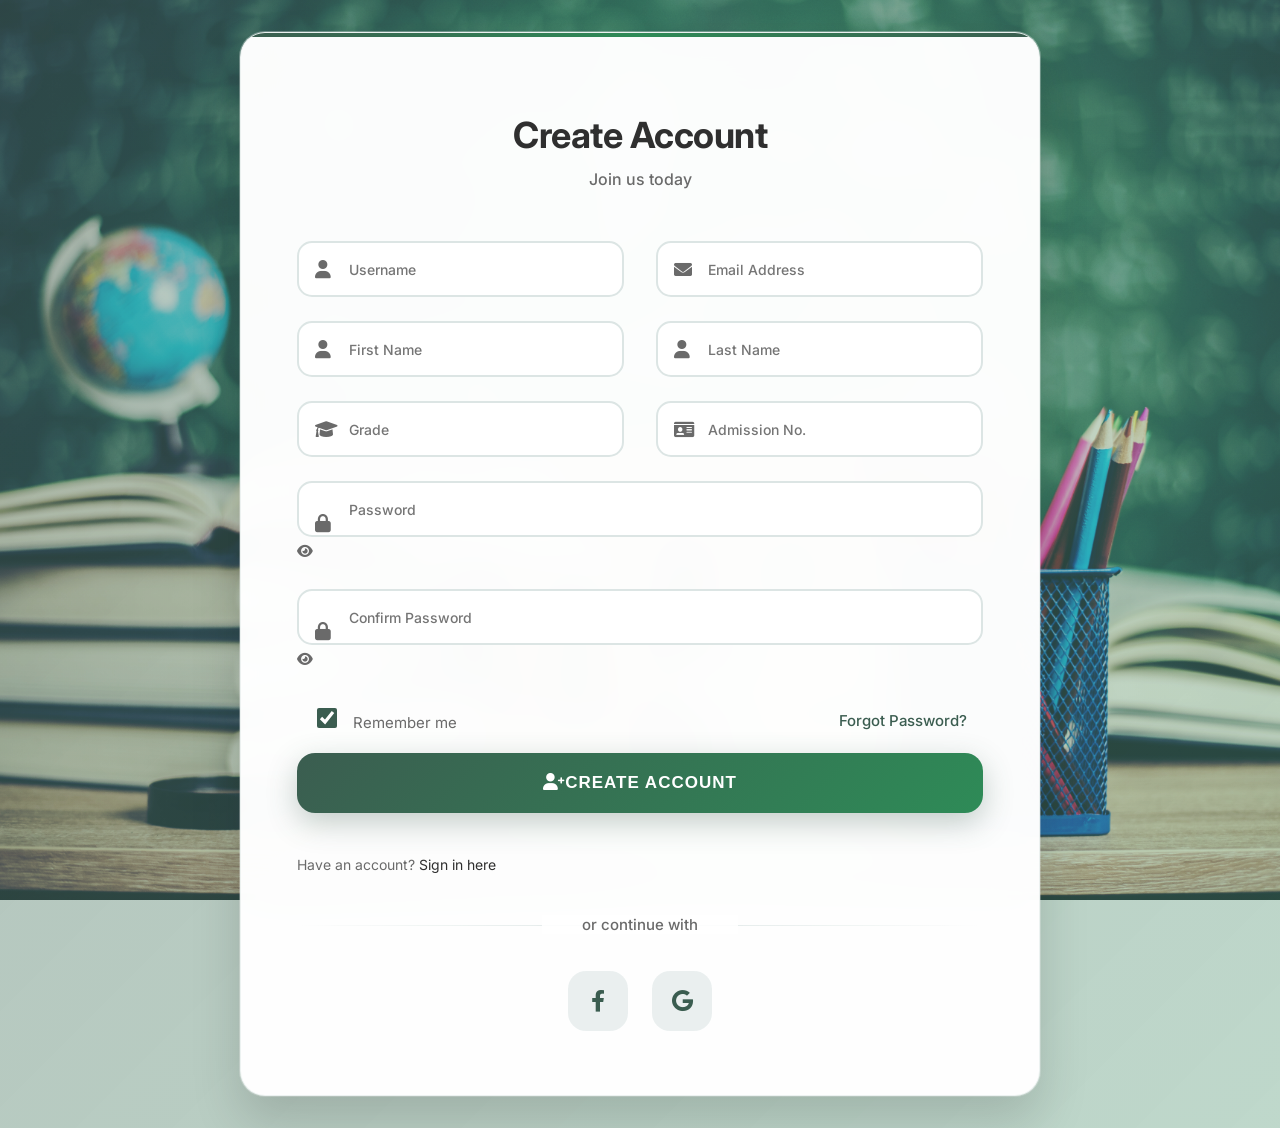
<file: project/sign-up.html>
<!doctype html>
<html lang="en">
<head>
    <title>Sign Up</title>
    <meta charset="utf-8">
    <meta name="viewport" content="width=device-width, initial-scale=1, shrink-to-fit=no">

    <link href="https://fonts.googleapis.com/css2?family=Inter:wght@400;500;600;700;800&display=swap" rel="stylesheet">
    <link rel="stylesheet" href="https://cdnjs.cloudflare.com/ajax/libs/font-awesome/6.0.0/css/all.min.css">
    <link rel="stylesheet" href="css/style.css">
    
    <style>
        * {
            box-sizing: border-box;
        }
        
        body {
            margin: 0;
            padding: 0;
            overflow-x: hidden;
        }
        
        .login-hero {
            min-height: 100vh;
            background: linear-gradient(135deg, rgba(59, 93, 80, 0.35), rgba(46, 139, 87, 0.25)), 
                        url('images/signbg.jpg') center/cover no-repeat fixed;
            display: flex;
            align-items: center;
            justify-content: center;
            padding: 2rem 1rem;
            position: relative;
        }
        
        .login-card {
            background: rgba(255, 255, 255, 0.98);
            backdrop-filter: blur(20px);
            border-radius: 25px;
            padding: 4rem 3.5rem;
            box-shadow: 
                0 25px 50px rgba(0,0,0,0.15),
                0 0 0 1px rgba(255,255,255,0.3);
            max-width: 800px;  /* 🆕 WIDENED! */
            width: 100%;
            position: relative;
            overflow: hidden;
            border: 1px solid rgba(220, 229, 228, 0.5);
        }
        
        .login-card::before {
            content: '';
            position: absolute;
            top: 0;
            left: 0;
            right: 0;
            height: 4px;
            background: linear-gradient(90deg, #3b5d50, #2e8b57, #3b5d50);
        }
        
        .login-header {
            text-align: center;
            margin-bottom: 3rem;
        }
        
        .login-title {
            font-size: 36px;
            font-weight: 700;
            color: #2f2f2f;
            margin-bottom: 0.5rem;
            letter-spacing: -0.5px;
        }
        
        .login-subtitle {
            color: #6a6a6a;
            font-size: 16px;
            font-weight: 500;
        }
        
        .login-title::after {
            content: '';
            position: absolute;
            bottom: -15px;
            left: 50%;
            transform: translateX(-50%);
            width: 60px;
            height: 3px;
            background: linear-gradient(90deg, #3b5d50, #2e8b57);
            border-radius: 2px;
            margin-top: 1rem;
        }
        
        .form-grid {
            display: grid;
            grid-template-columns: 1fr 1fr;  /* 🆕 PERFECT 2-COLUMN LAYOUT */
            gap: 1.5rem 2rem;
            margin-bottom: 2rem;
        }
        
        .form-group {
            position: relative;
            margin-bottom: 0;
        }
        
        .form-control {
            height: 56px;
            padding: 0 20px 0 50px;
            border: 2px solid #dce5e4;
            border-radius: 15px;
            font-size: 15px;
            font-weight: 500;
            background: rgba(255,255,255,0.8);
            transition: all 0.4s cubic-bezier(0.4, 0, 0.2, 1);
            backdrop-filter: blur(10px);
            width: 100%;
        }
        
        .form-control:focus {
            border-color: #3b5d50;
            background: rgba(255,255,255,1);
            box-shadow: 0 0 0 4px rgba(59, 93, 80, 0.08);
            transform: translateY(-2px);
            outline: none;
        }
        
        .form-icon {
            position: absolute;
            left: 18px;
            top: 50%;
            transform: translateY(-50%);
            color: #6a6a6a;
            font-size: 18px;
            z-index: 2;
        }
        
        .toggle-password {
            right: 18px !important;
            left: auto !important;
            cursor: pointer;
            transition: color 0.3s ease;
        }
        
        .toggle-password:hover {
            color: #3b5d50 !important;
        }
        
        /* Full width password fields */
        .full-width {
            grid-column: 1 / -1;
        }
        
        .signup-btn {
            width: 100%;
            grid-column: 1 / -1;
            height: 60px;
            background: linear-gradient(135deg, #3b5d50 0%, #2e8b57 100%);
            border: none;
            border-radius: 18px;
            font-size: 17px;
            font-weight: 600;
            color: white;
            text-transform: uppercase;
            letter-spacing: 1px;
            position: relative;
            overflow: hidden;
            transition: all 0.4s cubic-bezier(0.4, 0, 0.2, 1);
            box-shadow: 0 10px 30px rgba(59, 93, 80, 0.3);
            margin-bottom: 1.5rem;
        }
        
        .signup-btn:hover {
            transform: translateY(-4px);
            box-shadow: 0 20px 40px rgba(59, 93, 80, 0.4);
        }
        
        .signup-btn::before {
            content: '';
            position: absolute;
            top: 0;
            left: -100%;
            width: 100%;
            height: 100%;
            background: linear-gradient(90deg, transparent, rgba(255,255,255,0.3), transparent);
            transition: left 0.6s;
        }
        
        .signup-btn:hover::before {
            left: 100%;
        }
        
        .checkbox-row {
            display: flex;
            align-items: center;
            justify-content: space-between;
            grid-column: 1 / -1;
            padding: 0 1rem;
            margin-bottom: 1rem;
            font-size: 15px;
            color: #6a6a6a;
        }
        
        .checkbox-row input[type="checkbox"] {
            width: 20px;
            height: 20px;
            margin-right: 12px;
            accent-color: #3b5d50;
        }
        
        .forgot-link {
            color: #3b5d50;
            font-weight: 500;
            text-decoration: none;
            font-size: 15px;
            transition: color 0.3s ease;
        }
        
        .forgot-link:hover {
            color: #2e8b57;
        }
        
        .divider {
            position: relative;
            text-align: center;
            grid-column: 1 / -1;
            margin: 2rem 0;
            color: #6a6a6a;
            font-size: 15px;
            font-weight: 500;
        }
        
        .divider::before {
            content: '';
            position: absolute;
            top: 50%;
            left: 0;
            right: 0;
            height: 1px;
            background: linear-gradient(90deg, transparent, #dce5e4, transparent);
        }
        
        .divider span {
            background: rgba(255,255,255,0.9);
            padding: 0 2.5rem;
            position: relative;
        }
        
        .social-buttons {
            display: flex;
            gap: 1.5rem;
            justify-content: center;
            grid-column: 1 / -1;
        }
        
        .social-btn {
            width: 60px;
            height: 60px;
            border-radius: 18px;
            display: flex;
            align-items: center;
            justify-content: center;
            font-size: 22px;
            color: #3b5d50;
            background: rgba(220, 229, 228, 0.6);
            backdrop-filter: blur(10px);
            border: 2px solid transparent;
            transition: all 0.3s ease;
            text-decoration: none;
        }
        
        .social-btn:hover {
            background: #3b5d50;
            color: white;
            transform: translateY(-4px);
            box-shadow: 0 12px 30px rgba(59, 93, 80, 0.35);
            border-color: rgba(255,255,255,0.4);
        }
        
        @media (max-width: 768px) {
            .login-card {
                max-width: 95%;
                padding: 3rem 2rem;
                margin: 1rem;
            }
            
            .form-grid {
                grid-template-columns: 1fr;
                gap: 1.25rem;
            }
            
            .login-title {
                font-size: 28px;
            }
        }
    </style>
</head>
<body>
    <div class="login-hero">
        <div class="login-card">
            <div class="login-header">
                <h1 class="login-title">Create Account</h1>
                <p class="login-subtitle">Join us today</p>
            </div>
            
            <form class="signin-form" action="register.php" method="post">
    <div class="form-grid">
        <div class="form-group">
            <i class="fas fa-user form-icon"></i>
            <input id="username" name="username" type="text" class="form-control" placeholder="Username" required>
        </div>
        
        <div class="form-group">
            <i class="fas fa-envelope form-icon"></i>
            <input id="email" name="email" type="text" class="form-control" placeholder="Email Address" required>
        </div>
        
        <div class="form-group">
            <i class="fas fa-user form-icon"></i>
            <input id="first-name" name="first_name" type="text" class="form-control" placeholder="First Name" required>
        </div>
        
        <div class="form-group">
            <i class="fas fa-user form-icon"></i>
            <input id="last-name" name="last_name" type="text" class="form-control" placeholder="Last Name" required>
        </div>
        
        <div class="form-group">
            <i class="fas fa-graduation-cap form-icon"></i>
            <input id="grade" name="grade" type="text" class="form-control" placeholder="Grade" required>
        </div>
        
        <div class="form-group">
            <i class="fas fa-id-card form-icon"></i>
            <input id="ad-no" name="admission_no" type="text" class="form-control" placeholder="Admission No." required>
        </div>
        
        <div class="form-group full-width">
            <i class="fas fa-lock form-icon"></i>
            <input id="password-field" name="password" type="password" class="form-control" placeholder="Password" required>
            <i class="fas fa-eye toggle-password" toggle="#password-field"></i>
        </div>
        
        <div class="form-group full-width">
            <i class="fas fa-lock form-icon"></i>
            <input id="password-verify" name="confirm_password" type="password" class="form-control" placeholder="Confirm Password" required>
            <i class="fas fa-eye toggle-password" toggle="#password-verify"></i>
        </div>
    </div>
    
    <div class="checkbox-row">
        <label>
            <input type="checkbox" name="remember_me" checked> Remember me
        </label>
        <a href="#" class="forgot-link">Forgot Password?</a>
    </div>
    
    <button type="submit" class="signup-btn">
        <i class="fas fa-user-plus me-2"></i>Create Account
    </button>
</form>

            <div class="signin-link">
                <p>Have an account? <a href="sign-in.html">Sign in here</a></p>
            </div>
            
            <div class="divider">
                <span>or continue with</span>
            </div>
            
            <div class="social-buttons">
                <a href="#" class="social-btn" title="Facebook">
                    <i class="fab fa-facebook-f"></i>
                </a>
                <a href="#" class="social-btn" title="Google">
                    <i class="fab fa-google"></i>
                </a>
            </div>
        </div>
    </div>

<script src="https://code.jquery.com/jquery-3.6.0.min.js"></script>
<script>
    // ✅ Password toggle ONLY
    $('.toggle-password').click(function() {
        let $input = $($(this).attr('toggle'));
        let type = $input.attr('type') === 'password' ? 'text' : 'password';
        $input.attr('type', type);
        $(this).toggleClass('fa-eye fa-eye-slash');
    });
    
    // ✅ Password match validation WITHOUT preventing submit
    $('form').submit(function(e) {
        let pwd1 = $('#password-field').val();
        let pwd2 = $('#password-verify').val();
        
        if (pwd1 !== pwd2) {
            e.preventDefault();  // ✅ Only prevent if passwords don't match
            alert('🔒 Passwords must match!');
            return false;
        }
        // ✅ If passwords match, form WILL submit to register.php
    });
</script>
</body>
</html>
</file>
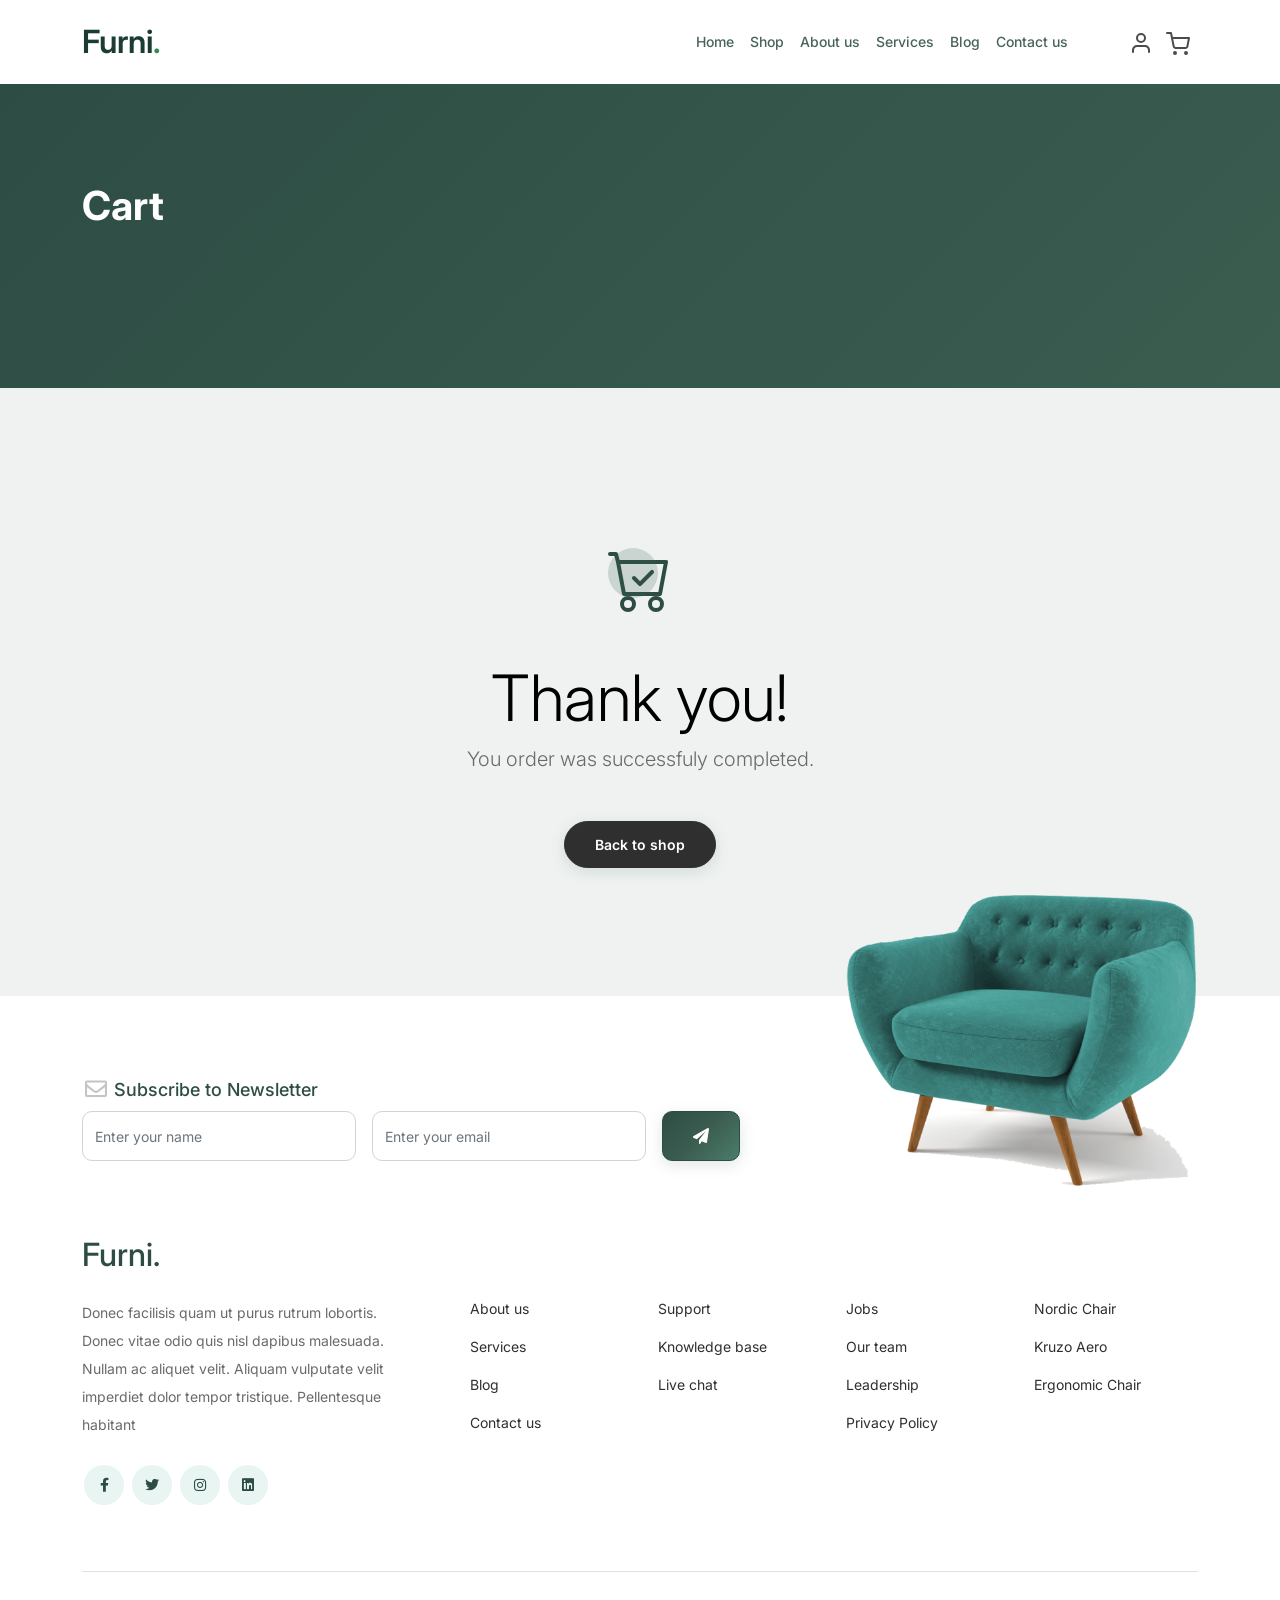
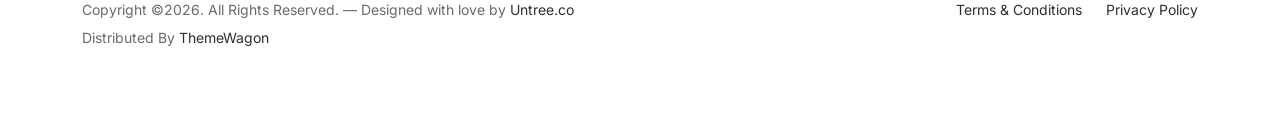
<file: project/thankyou.html>
<!-- /*
* Bootstrap 5
* Template Name: Furni
* Template Author: Untree.co
* Template URI: https://untree.co/
* License: https://creativecommons.org/licenses/by/3.0/
*/ -->
<!doctype html>
<html lang="en">
<head>
  <meta charset="utf-8">
  <meta name="viewport" content="width=device-width, initial-scale=1, shrink-to-fit=no">
  <meta name="author" content="Untree.co">
  <link rel="shortcut icon" href="favicon.png">

  <meta name="description" content="" />
  <meta name="keywords" content="bootstrap, bootstrap4" />

		<!-- Bootstrap CSS -->
		<link href="css/bootstrap.min.css" rel="stylesheet">
		<link href="https://cdnjs.cloudflare.com/ajax/libs/font-awesome/6.0.0-beta3/css/all.min.css" rel="stylesheet">
		<link href="css/tiny-slider.css" rel="stylesheet">
		<link href="css/style.css" rel="stylesheet">
		<title>Furni Free Bootstrap 5 Template for Furniture and Interior Design Websites by Untree.co </title>
	</head>

	<body>

		<!-- Start Header/Navigation -->
		<nav class="custom-navbar navbar navbar navbar-expand-md navbar-dark bg-dark" arial-label="Furni navigation bar">

			<div class="container">
				<a class="navbar-brand" href="index.html">Furni<span>.</span></a>

				<button class="navbar-toggler" type="button" data-bs-toggle="collapse" data-bs-target="#navbarsFurni" aria-controls="navbarsFurni" aria-expanded="false" aria-label="Toggle navigation">
					<span class="navbar-toggler-icon"></span>
				</button>

				<div class="collapse navbar-collapse" id="navbarsFurni">
					<ul class="custom-navbar-nav navbar-nav ms-auto mb-2 mb-md-0">
						<li class="nav-item ">
							<a class="nav-link" href="index.html">Home</a>
						</li>
						<li><a class="nav-link" href="shop.html">Shop</a></li>
						<li><a class="nav-link" href="about.html">About us</a></li>
						<li><a class="nav-link" href="services.html">Services</a></li>
						<li><a class="nav-link" href="blog.html">Blog</a></li>
						<li><a class="nav-link" href="contact.html">Contact us</a></li>
					</ul>

					<ul class="custom-navbar-cta navbar-nav mb-2 mb-md-0 ms-5">
						<li><a class="nav-link" href="#"><img src="images/user.svg"></a></li>
						<li><a class="nav-link" href="cart.html"><img src="images/cart.svg"></a></li>
					</ul>
				</div>
			</div>
				
		</nav>
		<!-- End Header/Navigation -->

		<!-- Start Hero Section -->
			<div class="hero">
				<div class="container">
					<div class="row justify-content-between">
						<div class="col-lg-5">
							<div class="intro-excerpt">
								<h1>Cart</h1>
							</div>
						</div>
						<div class="col-lg-7">
							
						</div>
					</div>
				</div>
			</div>
		<!-- End Hero Section -->

		

		<div class="untree_co-section">
    <div class="container">
      <div class="row">
        <div class="col-md-12 text-center pt-5">
          <span class="display-3 thankyou-icon text-primary">
            <svg width="1em" height="1em" viewBox="0 0 16 16" class="bi bi-cart-check mb-5" fill="currentColor" xmlns="http://www.w3.org/2000/svg">
              <path fill-rule="evenodd" d="M11.354 5.646a.5.5 0 0 1 0 .708l-3 3a.5.5 0 0 1-.708 0l-1.5-1.5a.5.5 0 1 1 .708-.708L8 8.293l2.646-2.647a.5.5 0 0 1 .708 0z"/>
              <path fill-rule="evenodd" d="M0 1.5A.5.5 0 0 1 .5 1H2a.5.5 0 0 1 .485.379L2.89 3H14.5a.5.5 0 0 1 .491.592l-1.5 8A.5.5 0 0 1 13 12H4a.5.5 0 0 1-.491-.408L2.01 3.607 1.61 2H.5a.5.5 0 0 1-.5-.5zM3.102 4l1.313 7h8.17l1.313-7H3.102zM5 12a2 2 0 1 0 0 4 2 2 0 0 0 0-4zm7 0a2 2 0 1 0 0 4 2 2 0 0 0 0-4zm-7 1a1 1 0 1 0 0 2 1 1 0 0 0 0-2zm7 0a1 1 0 1 0 0 2 1 1 0 0 0 0-2z"/>
            </svg>
          </span>
          <h2 class="display-3 text-black">Thank you!</h2>
          <p class="lead mb-5">You order was successfuly completed.</p>
          <p><a href="shop.html" class="btn btn-sm btn-outline-black">Back to shop</a></p>
        </div>
      </div>
    </div>
  </div>

		<!-- Start Footer Section -->
		<footer class="footer-section">
			<div class="container relative">

				<div class="sofa-img">
					<img src="images/sofa.png" alt="Image" class="img-fluid">
				</div>

				<div class="row">
					<div class="col-lg-8">
						<div class="subscription-form">
							<h3 class="d-flex align-items-center"><span class="me-1"><img src="images/envelope-outline.svg" alt="Image" class="img-fluid"></span><span>Subscribe to Newsletter</span></h3>

							<form action="#" class="row g-3">
								<div class="col-auto">
									<input type="text" class="form-control" placeholder="Enter your name">
								</div>
								<div class="col-auto">
									<input type="email" class="form-control" placeholder="Enter your email">
								</div>
								<div class="col-auto">
									<button class="btn btn-primary">
										<span class="fa fa-paper-plane"></span>
									</button>
								</div>
							</form>

						</div>
					</div>
				</div>

				<div class="row g-5 mb-5">
					<div class="col-lg-4">
						<div class="mb-4 footer-logo-wrap"><a href="#" class="footer-logo">Furni<span>.</span></a></div>
						<p class="mb-4">Donec facilisis quam ut purus rutrum lobortis. Donec vitae odio quis nisl dapibus malesuada. Nullam ac aliquet velit. Aliquam vulputate velit imperdiet dolor tempor tristique. Pellentesque habitant</p>

						<ul class="list-unstyled custom-social">
							<li><a href="#"><span class="fa fa-brands fa-facebook-f"></span></a></li>
							<li><a href="#"><span class="fa fa-brands fa-twitter"></span></a></li>
							<li><a href="#"><span class="fa fa-brands fa-instagram"></span></a></li>
							<li><a href="#"><span class="fa fa-brands fa-linkedin"></span></a></li>
						</ul>
					</div>

					<div class="col-lg-8">
						<div class="row links-wrap">
							<div class="col-6 col-sm-6 col-md-3">
								<ul class="list-unstyled">
									<li><a href="#">About us</a></li>
									<li><a href="#">Services</a></li>
									<li><a href="#">Blog</a></li>
									<li><a href="#">Contact us</a></li>
								</ul>
							</div>

							<div class="col-6 col-sm-6 col-md-3">
								<ul class="list-unstyled">
									<li><a href="#">Support</a></li>
									<li><a href="#">Knowledge base</a></li>
									<li><a href="#">Live chat</a></li>
								</ul>
							</div>

							<div class="col-6 col-sm-6 col-md-3">
								<ul class="list-unstyled">
									<li><a href="#">Jobs</a></li>
									<li><a href="#">Our team</a></li>
									<li><a href="#">Leadership</a></li>
									<li><a href="#">Privacy Policy</a></li>
								</ul>
							</div>

							<div class="col-6 col-sm-6 col-md-3">
								<ul class="list-unstyled">
									<li><a href="#">Nordic Chair</a></li>
									<li><a href="#">Kruzo Aero</a></li>
									<li><a href="#">Ergonomic Chair</a></li>
								</ul>
							</div>
						</div>
					</div>

				</div>

				<div class="border-top copyright">
					<div class="row pt-4">
						<div class="col-lg-6">
							<p class="mb-2 text-center text-lg-start">Copyright &copy;<script>document.write(new Date().getFullYear());</script>. All Rights Reserved. &mdash; Designed with love by <a href="https://untree.co">Untree.co</a> Distributed By <a href="https://themewagon.com">ThemeWagon</a> <!-- License information: https://untree.co/license/ -->
            </p>
						</div>

						<div class="col-lg-6 text-center text-lg-end">
							<ul class="list-unstyled d-inline-flex ms-auto">
								<li class="me-4"><a href="#">Terms &amp; Conditions</a></li>
								<li><a href="#">Privacy Policy</a></li>
							</ul>
						</div>

					</div>
				</div>

			</div>
		</footer>
		<!-- End Footer Section -->	


		<script src="js/bootstrap.bundle.min.js"></script>
		<script src="js/tiny-slider.js"></script>
		<script src="js/custom.js"></script>
	</body>

</html>
</file>
<file: project/css/tiny-slider.css>
.tns-outer{padding:0 !important}.tns-outer [hidden]{display:none !important}.tns-outer [aria-controls],.tns-outer [data-action]{cursor:pointer}.tns-slider{-webkit-transition:all 0s;-moz-transition:all 0s;transition:all 0s}.tns-slider>.tns-item{-webkit-box-sizing:border-box;-moz-box-sizing:border-box;box-sizing:border-box}.tns-horizontal.tns-subpixel{white-space:nowrap}.tns-horizontal.tns-subpixel>.tns-item{display:inline-block;vertical-align:top;white-space:normal}.tns-horizontal.tns-no-subpixel:after{content:'';display:table;clear:both}.tns-horizontal.tns-no-subpixel>.tns-item{float:left}.tns-horizontal.tns-carousel.tns-no-subpixel>.tns-item{margin-right:-100%}.tns-no-calc{position:relative;left:0}.tns-gallery{position:relative;left:0;min-height:1px}.tns-gallery>.tns-item{position:absolute;left:-100%;-webkit-transition:transform 0s, opacity 0s;-moz-transition:transform 0s, opacity 0s;transition:transform 0s, opacity 0s}.tns-gallery>.tns-slide-active{position:relative;left:auto !important}.tns-gallery>.tns-moving{-webkit-transition:all 0.25s;-moz-transition:all 0.25s;transition:all 0.25s}.tns-autowidth{display:inline-block}.tns-lazy-img{-webkit-transition:opacity 0.6s;-moz-transition:opacity 0.6s;transition:opacity 0.6s;opacity:0.6}.tns-lazy-img.tns-complete{opacity:1}.tns-ah{-webkit-transition:height 0s;-moz-transition:height 0s;transition:height 0s}.tns-ovh{overflow:hidden}.tns-visually-hidden{position:absolute;left:-10000em}.tns-transparent{opacity:0;visibility:hidden}.tns-fadeIn{opacity:1;filter:alpha(opacity=100);z-index:0}.tns-normal,.tns-fadeOut{opacity:0;filter:alpha(opacity=0);z-index:-1}.tns-vpfix{white-space:nowrap}.tns-vpfix>div,.tns-vpfix>li{display:inline-block}.tns-t-subp2{margin:0 auto;width:310px;position:relative;height:10px;overflow:hidden}.tns-t-ct{width:2333.3333333%;width:-webkit-calc(100% * 70 / 3);width:-moz-calc(100% * 70 / 3);width:calc(100% * 70 / 3);position:absolute;right:0}.tns-t-ct:after{content:'';display:table;clear:both}.tns-t-ct>div{width:1.4285714%;width:-webkit-calc(100% / 70);width:-moz-calc(100% / 70);width:calc(100% / 70);height:10px;float:left}

/*# sourceMappingURL=sourcemaps/tiny-slider.css.map */
</file>
<file: project/css/style.css>
@import url("https://fonts.googleapis.com/css2?family=Inter:wght@400;500;600;700;800&display=swap");

/* =========================================
   CSS VARIABLES - UNIFIED COLOR PALETTE
========================================= */
:root {
  --color-dark-green: #1a3c34;
  --color-primary-green: #3b5d50;
  --color-medium-green: #2e8b57;
  --color-light-teal: #98d8c8;
  --color-pale-teal: #e8f5f3;
  --color-very-pale-teal: #f0f8f7;
  --color-dark-text: #2f2f2f;
  --color-light-text: #6a6a6a;
  --color-bg: #eff2f1;
  --color-white: #ffffff;
  --color-accent: #e74c3c;
  
  --transition-smooth: all 2.5s cubic-bezier(0.4, 0, 0.2, 1);
  --transition-hover: all 0.3s ease;
}

/* =========================================
   GLOBAL STYLES
========================================= */
body {
  overflow-x: hidden;
  position: relative;
  font-family: "Inter", sans-serif;
  font-weight: 400;
  line-height: 28px;
  color: var(--color-light-text);
  font-size: 14px;
  background-color: var(--color-bg);
}

a {
  text-decoration: none;
  transition: var(--transition-hover);
  color: var(--color-dark-text);
}

a:hover {
  color: var(--color-dark-text);
  text-decoration: none;
}

a.more {
  font-weight: 600;
}

/* =========================================
   BACKGROUND PATTERN - VINES & LEAVES
========================================= */
.bg-pattern {
  position: relative;
  overflow: hidden;
}

.bg-pattern::before {
  content: "";
  position: absolute;
  top: 0;
  left: 0;
  right: 0;
  bottom: 0;
  background-image: 
    url("data:image/svg+xml,%3Csvg width='400' height='400' xmlns='http://www.w3.org/2000/svg'%3E%3Cdefs%3E%3ClinearGradient id='fade' x1='0%25' y1='0%25' x2='100%25' y2='100%25'%3E%3Cstop offset='0%25' style='stop-color:%2398d8c8;stop-opacity:0.08'/%3E%3Cstop offset='100%25' style='stop-color:%2398d8c8;stop-opacity:0.02'/%3E%3C/linearGradient%3E%3C/defs%3E%3Cpath d='M20,50 Q40,30 60,50 T100,50' stroke='url(%23fade)' stroke-width='1.5' fill='none' opacity='0.6'/%3E%3Cpath d='M150,20 Q170,40 190,20 T230,20' stroke='url(%23fade)' stroke-width='1.5' fill='none' opacity='0.5'/%3E%3C/svg%3E");
  background-repeat: repeat;
  background-size: 400px 400px;
  pointer-events: none;
  z-index: 0;
}

.bg-pattern > * {
  position: relative;
  z-index: 1;
}

/* Leaf corner accents */
.leaf-accent-tl::before,
.leaf-accent-br::after {
  content: "🍃";
  position: absolute;
  font-size: 80px;
  opacity: 0.08;
  z-index: 0;
  pointer-events: none;
}

.leaf-accent-tl::before {
  top: 20px;
  left: 20px;
}

.leaf-accent-br::after {
  bottom: 20px;
  right: 20px;
}

/* =========================================
   NAVBAR
========================================= */
.custom-navbar {
  background: var(--color-white) !important;
  padding-top: 20px !important;
  padding-bottom: 20px !important;
}

.custom-navbar .navbar-brand {
  color: var(--color-dark-green) !important;
  font-size: 32px !important;
  font-weight: 600 !important;
}

.custom-navbar .navbar-brand > span {
  color: var(--color-medium-green) !important;
  opacity: 1 !important;
}

.custom-navbar .custom-navbar-nav li a {
  color: var(--color-dark-green) !important;
  opacity: 0.8 !important;
  font-weight: 500 !important;
}

.custom-navbar .custom-navbar-nav li a:hover {
  color: var(--color-medium-green) !important;
  opacity: 1 !important;
}

.custom-navbar .custom-navbar-nav li.active a {
  color: var(--color-medium-green) !important;
  opacity: 1 !important;
}

.custom-navbar .custom-navbar-nav li a:before {
  background: var(--color-medium-green) !important;
}

.custom-navbar .custom-navbar-cta img {
  filter: brightness(0) saturate(100%) hue-rotate(140deg) !important;
  opacity: 0.7 !important;
}

.custom-navbar .custom-navbar-cta a:hover img {
  opacity: 1 !important;
}

.custom-navbar .navbar-toggler {
  border-color: var(--color-dark-green) !important;
}

.custom-navbar .navbar-toggler-icon {
  background-image: url("data:image/svg+xml,%3csvg xmlns='http://www.w3.org/2000/svg' viewBox='0 0 30 30'%3e%3cpath stroke='%231a3c34' stroke-linecap='round' stroke-miterlimit='10' stroke-width='2' d='M4 7h22M4 15h22M4 23h22'/%3e%3c/svg%3e") !important;
}

.custom-navbar .navbar-brand img {
  height: 60px !important;
}

/* =========================================
   HERO SECTION - DARK GREEN TO LIGHT GREEN GRADIENT
========================================= */
.hero {
  background: linear-gradient(135deg, #2d4d44 0%, #3b5d50 50%, #4a7d6a 100%);
  background-size: 200% 200%;
  animation: gradientShift 8s ease infinite;
  padding: calc(4rem - 30px) 0 0rem 0;
  position: relative;
  overflow: hidden;
}

@keyframes gradientShift {
  0% { background-position: 0% 50%; }
  50% { background-position: 100% 50%; }
  100% { background-position: 0% 50%; }
}

@media (min-width: 768px) {
  .hero {
    padding: calc(4rem - 30px) 0 4rem 0;
  }
}

@media (min-width: 992px) {
  .hero {
    padding: calc(8rem - 30px) 0 8rem 0;
  }
}

.hero .intro-excerpt {
  position: relative;
  z-index: 4;
  animation: fadeInUp 2.5s ease;
}

@keyframes fadeInUp {
  from {
    opacity: 0;
    transform: translateY(30px);
  }
  to {
    opacity: 1;
    transform: translateY(0);
  }
}

@media (min-width: 992px) {
  .hero .intro-excerpt {
    max-width: 450px;
  }
}

.hero h1 {
  font-weight: 700;
  color: var(--color-white);
  margin-bottom: 30px;
}

@media (min-width: 1400px) {
  .hero h1 {
    font-size: 54px;
  }
}

.hero p {
  color: rgba(255, 255, 255, 0.5);
  margin-bottom: 30px;
}

.hero .hero-img-wrap {
  position: relative;
}

/* FEATURE #3: FLOATING ANIMATED IMAGES & ICONS */
.hero .hero-img-wrap img {
  position: relative;
  top: 0px;
  right: 0px;
  z-index: 2;
  max-width: 780px;
  left: -20px;
  animation: floatImage 4s ease-in-out infinite;
}

@keyframes floatImage {
  0%, 100% { transform: translateY(0px); }
  50% { transform: translateY(-20px); }
}

@media (min-width: 768px) {
  .hero .hero-img-wrap img {
    right: 0px;
    left: -100px;
  }
}

@media (min-width: 992px) {
  .hero .hero-img-wrap img {
    left: 0px;
    top: -80px;
    position: absolute;
    right: -50px;
  }
}

@media (min-width: 1200px) {
  .hero .hero-img-wrap img {
    left: 0px;
    top: -80px;
    right: -100px;
  }
}

/* Floating Icons Animation */
.floating-icon {
  position: absolute;
  animation: float 3.5s ease-in-out infinite;
  filter: drop-shadow(0 4px 15px rgba(0, 0, 0, 0.1));
}

.icon-1 {
  animation-delay: 0s;
}

.icon-2 {
  animation-delay: 0.8s;
}

.icon-3 {
  animation-delay: 1.6s;
}

@keyframes float {
  0%, 100% { transform: translateY(0px) rotate(0deg); }
  50% { transform: translateY(-30px) rotate(10deg); }
}

.hero .hero-img-wrap:after {
  content: "";
  position: absolute;
  width: 255px;
  height: 217px;
  background-image: url("../images/dots-light.svg");
  background-size: contain;
  background-repeat: no-repeat;
  right: -100px;
  top: -0px;
  z-index: -1;
}

@media (min-width: 1200px) {
  .hero .hero-img-wrap:after {
    top: -40px;
  }
}

.btn {
  font-weight: 600;
  padding: 12px 30px;
  border-radius: 30px;
  color: var(--color-white);
  background: var(--color-dark-text);
  border-color: var(--color-dark-text);
  position: relative;
  overflow: hidden;
  transition: var(--transition-hover);
  box-shadow: 0 4px 15px rgba(59, 93, 80, 0.15);
}

.btn::before {
  content: "";
  position: absolute;
  top: 50%;
  left: 50%;
  width: 0;
  height: 0;
  border-radius: 50%;
  background: rgba(255, 255, 255, 0.2);
  transform: translate(-50%, -50%);
  transition: width 0.6s, height 0.6s;
}

.btn:hover {
  color: var(--color-white);
  background: #222222;
  border-color: #222222;
  box-shadow: 0 8px 25px rgba(59, 93, 80, 0.3);
  transform: translateY(-2px);
}

.btn:hover::before {
  width: 300px;
  height: 300px;
}

.btn:active, .btn:focus {
  outline: none !important;
  box-shadow: none;
}

.btn.btn-primary {
  background: linear-gradient(135deg, #2d4d44 0%, #3b5d50 50%, #4a7d6a 100%);
  border-color: #2d4d44;
}

.btn.btn-primary:hover {
  background: linear-gradient(135deg, #1f3a31 0%, #2d4d44 50%, #3b5d50 100%);
  border-color: #1f3a31;
  box-shadow: 0 8px 25px rgba(59, 93, 80, 0.4);
}

.btn.btn-secondary {
  color: var(--color-dark-text);
  background: #f9bf29;
  border-color: #f9bf29;
}

.btn.btn-secondary:hover {
  background: #f8b810;
  border-color: #f8b810;
}

.btn.btn-white-outline {
  background: transparent;
  border-width: 2px;
  border-color: rgba(255, 255, 255, 0.3);
}

.btn.btn-white-outline:hover {
  border-color: var(--color-white);
  color: var(--color-white);
}

.section-title {
  color: var(--color-dark-text);
}

/* =========================================
   PRODUCT SECTION - ENHANCED CARDS (FEATURE #2)
========================================= */
.product-section {
  padding: 7rem 0;
  position: relative;
}

.product-item {
  text-align: center;
  text-decoration: none;
  display: block;
  position: relative;
  padding: 25px;
  cursor: pointer;
  background: var(--color-white);
  border-radius: 20px;
  box-shadow: 0 4px 15px rgba(0, 0, 0, 0.08);
  transition: var(--transition-hover);
  height: 100%;
  overflow: hidden;
}

.product-item::before {
  content: "";
  position: absolute;
  top: 0;
  left: 0;
  right: 0;
  bottom: 0;
  background: linear-gradient(135deg, transparent, rgba(152, 216, 200, 0.1));
  opacity: 0;
  transition: opacity 2.5s ease;
  z-index: 0;
  pointer-events: none;
}

.product-item:hover::before {
  opacity: 1;
}

.product-item:hover {
  transform: translateY(-12px);
  box-shadow: 0 15px 40px rgba(59, 93, 80, 0.2);
  background: linear-gradient(135deg, var(--color-white) 0%, var(--color-very-pale-teal) 100%);
}

.product-item .product-thumbnail {
  margin-bottom: 30px;
  position: relative;
  top: 0;
  transition: var(--transition-hover);
  z-index: 1;
}

.product-item:hover .product-thumbnail {
  top: -15px;
  filter: brightness(1.05);
}

.product-item h3 {
  font-weight: 600;
  font-size: 16px;
  color: var(--color-dark-text);
  text-decoration: none;
  z-index: 1;
  position: relative;
}

.product-item strong {
  font-weight: 800 !important;
  font-size: 18px !important;
  color: var(--color-medium-green);
  z-index: 1;
  position: relative;
}

.product-item .icon-cross {
  position: absolute;
  width: 50px;
  height: 50px;
  display: inline-block;
  background: linear-gradient(135deg, #2d4d44 0%, #4a7d6a 100%);
  bottom: 15px;
  left: 50%;
  transform: translateX(-50%);
  margin-bottom: -25px;
  border-radius: 50%;
  opacity: 0;
  visibility: hidden;
  transition: var(--transition-hover);
  box-shadow: 0 5px 20px rgba(59, 93, 80, 0.3);
  z-index: 2;
}

.product-item .icon-cross img {
  position: absolute;
  left: 50%;
  top: 50%;
  transform: translate(-50%, -50%);
}

.product-item:hover .icon-cross {
  bottom: 0;
  opacity: 1;
  visibility: visible;
  animation: popIn 0.4s ease;
}

@keyframes popIn {
  0% {
    transform: translateX(-50%) scale(0.8);
    opacity: 0;
  }
  100% {
    transform: translateX(-50%) scale(1);
    opacity: 1;
  }
}

.product-item:before {
  bottom: 0;
  left: 0;
  right: 0;
  position: absolute;
  content: "";
  background: var(--color-pale-teal);
  height: 0%;
  z-index: -1;
  border-radius: 10px;
  transition: var(--transition-hover);
}

.product-item:hover:before {
  height: 70%;
}

.why-choose-section {
  padding: 7rem 0;
  position: relative;
}

.why-choose-section .img-wrap {
  position: relative;
}

.why-choose-section .img-wrap:before {
  position: absolute;
  content: "";
  width: 255px;
  height: 217px;
  background-image: url("../images/dots-yellow.svg");
  background-repeat: no-repeat;
  background-size: contain;
  transform: translate(-40%, -40%);
  z-index: -1;
}

.why-choose-section .img-wrap img {
  border-radius: 20px;
}

/* =========================================
   FEATURE SECTION - COLORED BADGES (FEATURE #4)
========================================= */
.feature {
  margin-bottom: 30px;
}

.feature .icon {
  display: inline-block;
  position: relative;
  margin-bottom: 20px;
}

.feature .icon:before {
  content: "";
  width: 60px;
  height: 60px;
  position: absolute;
  background: var(--badge-color, rgba(59, 93, 80, 0.15));
  border-radius: 50%;
  right: -8px;
  bottom: 0;
  animation: pulse 3s ease-in-out infinite;
  z-index: -1;
}

@keyframes pulse {
  0%, 100% {
    transform: scale(1);
    opacity: 1;
  }
  50% {
    transform: scale(1.1);
    opacity: 0.7;
  }
}

.feature h3 {
  font-size: 14px;
  color: var(--color-dark-text);
  font-weight: 600;
}

.feature p {
  font-size: 14px;
  line-height: 22px;
  color: var(--color-light-text);
}

.we-help-section {
  padding: 7rem 0;
  position: relative;
}

.we-help-section .imgs-grid {
  display: grid;
  grid-template-columns: repeat(27, 1fr);
  position: relative;
}

.we-help-section .imgs-grid:before {
  position: absolute;
  content: "";
  width: 255px;
  height: 217px;
  background-image: url("../images/dots-green.svg");
  background-size: contain;
  background-repeat: no-repeat;
  transform: translate(-40%, -40%);
  z-index: -1;
}

.we-help-section .imgs-grid .grid {
  position: relative;
}

.we-help-section .imgs-grid .grid img {
  border-radius: 20px;
  max-width: 100%;
}

.we-help-section .imgs-grid .grid.grid-1 {
  grid-column: 1 / span 18;
  grid-row: 1 / span 27;
}

.we-help-section .imgs-grid .grid.grid-2 {
  grid-column: 19 / span 27;
  grid-row: 1 / span 5;
  padding-left: 20px;
}

.we-help-section .imgs-grid .grid.grid-3 {
  grid-column: 14 / span 16;
  grid-row: 6 / span 27;
  padding-top: 20px;
}

/* =========================================
   TIMELINE - HOW DO WE WORK (FEATURE #5)
========================================= */
.timeline {
  display: flex;
  justify-content: center;
  align-items: center;
  margin: 15px 0;
  position: relative;
}

.timeline-item {
  text-align: center;
  position: relative;
  z-index: 2;
  flex: 1;
  padding: 0 10px;
}

.timeline-item::before {
  content: "";
  position: absolute;
  width: 50px;
  height: 50px;
  background: linear-gradient(135deg, #2d4d44 0%, #4a7d6a 100%);
  border-radius: 50%;
  left: 50%;
  top: -25px;
  transform: translateX(-50%);
  box-shadow: 0 4px 15px rgba(59, 93, 80, 0.3);
  animation: slideInTimeline 2.5s ease backwards;
}

@keyframes slideInTimeline {
  from {
    transform: translateX(-50%) scale(0.5);
    opacity: 0;
  }
  to {
    transform: translateX(-50%) scale(1);
    opacity: 1;
  }
}

.timeline-item h4 {
  color: var(--color-dark-text);
  font-weight: 600;
  margin-top: 40px;
  margin-bottom: 5px;
  font-size: 14px;
}

.timeline-item p {
  color: var(--color-light-text);
  font-size: 12px;
  line-height: 1.6;
}

.custom-list {
  width: 100%;
}

.custom-list li {
  display: inline-block;
  width: calc(50% - 20px);
  margin-bottom: 12px;
  line-height: 1.5;
  position: relative;
  padding-left: 20px;
}

.custom-list li:before {
  content: "";
  width: 8px;
  height: 8px;
  border-radius: 50%;
  border: 2px solid #2d4d44;
  position: absolute;
  left: 0;
  top: 8px;
}

/* =========================================
   STATS SECTION - COUNTING ANIMATION (FEATURE #6)
========================================= */
.popular-product {
  padding: 0 0 7rem 0;
}

.stat-counter {
  font-size: 32px;
  font-weight: 700;
  color: var(--color-medium-green);
  font-family: "Inter", sans-serif;
  display: inline-block;
}

.popular-product .product-item-sm h3 {
  font-size: 14px;
  font-weight: 700;
  color: var(--color-dark-text);
}

.popular-product .product-item-sm a {
  text-decoration: none;
  color: var(--color-dark-text);
  transition: var(--transition-hover);
}

.popular-product .product-item-sm a:hover {
  color: rgba(47, 47, 47, 0.5);
}

.popular-product .product-item-sm p {
  line-height: 1.4;
  margin-bottom: 10px;
  font-size: 14px;
}

.popular-product .product-item-sm .thumbnail {
  margin-right: 10px;
  flex: 0 0 120px;
  position: relative;
}

.popular-product .product-item-sm .thumbnail:before {
  content: "";
  position: absolute;
  border-radius: 20px;
  background: var(--color-pale-teal);
  width: 98px;
  height: 98px;
  top: 50%;
  left: 50%;
  transform: translate(-50%, -50%);
  z-index: -1;
}

.testimonial-section {
  padding: 3rem 0 7rem 0;
}

.testimonial-slider-wrap {
  position: relative;
}

.testimonial-slider-wrap .tns-inner {
  padding-top: 30px;
}

.testimonial-slider-wrap .item .testimonial-block blockquote {
  font-size: 16px;
}

@media (min-width: 768px) {
  .testimonial-slider-wrap .item .testimonial-block blockquote {
    line-height: 32px;
    font-size: 18px;
  }
}

.testimonial-slider-wrap .item .testimonial-block .author-info .author-pic {
  margin-bottom: 20px;
}

.testimonial-slider-wrap .item .testimonial-block .author-info .author-pic img {
  max-width: 80px;
  border-radius: 50%;
}

.testimonial-slider-wrap .item .testimonial-block .author-info h3 {
  font-size: 14px;
  font-weight: 700;
  color: var(--color-dark-text);
  margin-bottom: 0;
}

.testimonial-slider-wrap #testimonial-nav {
  position: absolute;
  top: 50%;
  z-index: 99;
  width: 100%;
  display: none;
}

@media (min-width: 768px) {
  .testimonial-slider-wrap #testimonial-nav {
    display: block;
  }
}

.testimonial-slider-wrap #testimonial-nav > span {
  cursor: pointer;
  position: absolute;
  width: 58px;
  height: 58px;
  line-height: 58px;
  border-radius: 50%;
  background: rgba(59, 93, 80, 0.1);
  color: var(--color-dark-text);
  transition: var(--transition-hover);
}

.testimonial-slider-wrap #testimonial-nav > span:hover {
  background: #2d4d44;
  color: var(--color-white);
  box-shadow: 0 8px 25px rgba(59, 93, 80, 0.3);
  transform: scale(1.1);
}

.testimonial-slider-wrap #testimonial-nav .prev {
  left: -10px;
}

.testimonial-slider-wrap #testimonial-nav .next {
  right: 0;
}

.testimonial-slider-wrap .tns-nav {
  position: absolute;
  bottom: -50px;
  left: 50%;
  transform: translateX(-50%);
}

.testimonial-slider-wrap .tns-nav button {
  background: none;
  border: none;
  display: inline-block;
  position: relative;
  width: 0 !important;
  height: 7px !important;
  margin: 2px;
}

.testimonial-slider-wrap .tns-nav button:active, 
.testimonial-slider-wrap .tns-nav button:focus, 
.testimonial-slider-wrap .tns-nav button:hover {
  outline: none;
  box-shadow: none;
  background: none;
}

.testimonial-slider-wrap .tns-nav button:before {
  display: block;
  width: 7px;
  height: 7px;
  left: 0;
  top: 0;
  position: absolute;
  content: "";
  border-radius: 50%;
  transition: var(--transition-hover);
  background-color: #d6d6d6;
}

.testimonial-slider-wrap .tns-nav button:hover:before, 
.testimonial-slider-wrap .tns-nav button.tns-nav-active:before {
  background-color: #2d4d44;
}

.before-footer-section {
  padding: 7rem 0 12rem 0 !important;
}

.blog-section {
  padding: 7rem 0 12rem 0;
}

.blog-section .post-entry a {
  text-decoration: none;
}

.blog-section .post-entry .post-thumbnail {
  display: block;
  margin-bottom: 20px;
}

.blog-section .post-entry .post-thumbnail img {
  border-radius: 20px;
  transition: var(--transition-hover);
}

.blog-section .post-entry .post-content-entry {
  padding-left: 15px;
  padding-right: 15px;
}

.blog-section .post-entry .post-content-entry h3 {
  font-size: 16px;
  margin-bottom: 7px;
  font-weight: 600;
}

.blog-section .post-entry .post-content-entry .meta {
  font-size: 14px;
}

.blog-section .post-entry .post-content-entry .meta a {
  font-weight: 600;
}

.blog-section .post-entry:hover .post-thumbnail img, 
.blog-section .post-entry:focus .post-thumbnail img {
  opacity: 0.85;
  transform: scale(1.05);
}

.footer-section {
  padding: 80px 0;
  background: var(--color-white);
  position: relative;
}

.footer-section .relative {
  position: relative;
}

.footer-section a {
  text-decoration: none;
  color: var(--color-dark-text);
  transition: var(--transition-hover);
}

.footer-section a:hover {
  color: rgba(47, 47, 47, 0.5);
}

.footer-section .subscription-form {
  margin-bottom: 40px;
  position: relative;
  z-index: 2;
  margin-top: 100px;
}

@media (min-width: 992px) {
  .footer-section .subscription-form {
    margin-top: 0px;
    margin-bottom: 80px;
  }
}

.footer-section .subscription-form h3 {
  font-size: 18px;
  font-weight: 500;
  color: #2d4d44;
}

.footer-section .subscription-form .form-control {
  height: 50px;
  border-radius: 10px;
  font-family: "Inter", sans-serif;
}

.footer-section .subscription-form .form-control:active, 
.footer-section .subscription-form .form-control:focus {
  outline: none;
  box-shadow: none;
  border-color: #2d4d44;
  box-shadow: 0 1px 4px 0 rgba(0, 0, 0, 0.2);
}

.footer-section .subscription-form .form-control::-webkit-input-placeholder {
  font-size: 14px;
}

.footer-section .subscription-form .form-control::-moz-placeholder {
  font-size: 14px;
}

.footer-section .subscription-form .form-control:-ms-input-placeholder {
  font-size: 14px;
}

.footer-section .subscription-form .btn {
  border-radius: 10px !important;
}

.footer-section .sofa-img {
  position: absolute;
  top: -200px;
  z-index: 1;
  right: 0;
}

.footer-section .sofa-img img {
  max-width: 380px;
}

.footer-section .links-wrap {
  margin-top: 0px;
}

@media (min-width: 992px) {
  .footer-section .links-wrap {
    margin-top: 54px;
  }
}

.footer-section .links-wrap ul li {
  margin-bottom: 10px;
}

.footer-section .footer-logo-wrap .footer-logo {
  font-size: 32px;
  font-weight: 500;
  text-decoration: none;
  color: #2d4d44;
}

.footer-section .custom-social li {
  margin: 2px;
  display: inline-block;
}

.footer-section .custom-social li a {
  width: 40px;
  height: 40px;
  text-align: center;
  line-height: 40px;
  display: inline-block;
  background: var(--color-pale-teal);
  color: #2d4d44;
  border-radius: 50%;
  transition: var(--transition-hover);
}

.footer-section .custom-social li a:hover {
  background: #2d4d44;
  color: var(--color-white);
  transform: translateY(-4px);
  box-shadow: 0 8px 20px rgba(59, 93, 80, 0.3);
}

.footer-section .border-top {
  border-color: #dce5e4;
}

.footer-section .border-top.copyright {
  font-size: 14px !important;
}

.untree_co-section {
  padding: 7rem 0;
}

.form-control {
  height: 50px;
  border-radius: 10px;
  font-family: "Inter", sans-serif;
}

.form-control:active, .form-control:focus {
  outline: none;
  box-shadow: none;
  border-color: #2d4d44;
  box-shadow: 0 1px 4px 0 rgba(0, 0, 0, 0.2);
}

.form-control::-webkit-input-placeholder {
  font-size: 14px;
}

.form-control::-moz-placeholder {
  font-size: 14px;
}

.form-control:-ms-input-placeholder {
  font-size: 14px;
}

.service {
  line-height: 1.5;
}

.service .service-icon {
  border-radius: 10px;
  flex: 0 0 50px;
  height: 50px;
  line-height: 50px;
  text-align: center;
  background: #2d4d44;
  margin-right: 20px;
  color: var(--color-white);
}

textarea {
  height: auto !important;
}

.site-blocks-table {
  overflow: auto;
}

.site-blocks-table .product-thumbnail {
  width: 200px;
}

.site-blocks-table .btn {
  padding: 2px 10px;
}

.site-blocks-table thead th {
  padding: 30px;
  text-align: center;
  border-width: 0px !important;
  vertical-align: middle;
  color: rgba(0, 0, 0, 0.8);
  font-size: 18px;
}

.site-blocks-table td {
  padding: 20px;
  text-align: center;
  vertical-align: middle;
  color: rgba(0, 0, 0, 0.8);
}

.site-blocks-table tbody tr:first-child td {
  border-top: 1px solid #2d4d44 !important;
}

.site-blocks-table .btn {
  background: none !important;
  color: #000000;
  border: none;
  height: auto !important;
}

.site-block-order-table th {
  border-top: none !important;
  border-bottom-width: 1px !important;
}

.site-block-order-table td, .site-block-order-table th {
  color: #000000;
}

.couponcode-wrap input {
  border-radius: 10px !important;
}

.text-primary {
  color: #2d4d44 !important;
}

.thankyou-icon {
  position: relative;
  color: #2d4d44;
}

.thankyou-icon:before {
  position: absolute;
  content: "";
  width: 50px;
  height: 50px;
  border-radius: 50%;
  background: rgba(59, 93, 80, 0.2);
}

.product-item-sm .thumbnail {
  width: 90px;
  height: 90px;
  flex-shrink: 0;
  display: flex;
  align-items: center;
  justify-content: center;
  overflow: hidden;
}

.product-item-sm .thumbnail img {
  width: 90%;
  height: 90%;
  object-fit: contain;
}

.sidebar {
  position: fixed;
  top: 0;
  left: -260px;
  width: 260px;
  height: 100vh;
  background: var(--color-white);
  border-right: 1px solid #e5e5e5;
  z-index: 9999;
  transition: var(--transition-hover);
  box-shadow: 0 0 20px rgba(0, 0, 0, 0.08);
}

.sidebar.active {
  left: 0;
}

.sidebar-header {
  text-align: center;
  padding: 30px 20px;
  border-bottom: 1px solid #eee;
}

.sidebar-header img {
  height: 60px;
  margin-bottom: 10px;
}

.sidebar-header h4 {
  color: var(--color-dark-green);
  margin: 0;
  font-weight: 700;
}

.sidebar-nav {
  list-style: none;
  padding: 20px 0;
  margin: 0;
}

.sidebar-nav li {
  width: 100%;
}

.sidebar-nav li a {
  display: flex;
  align-items: center;
  gap: 15px;
  padding: 15px 25px;
  color: var(--color-dark-green);
  text-decoration: none;
  font-weight: 500;
  transition: var(--transition-hover);
}

.sidebar-nav li a:hover {
  background: var(--color-very-pale-teal);
  color: var(--color-medium-green);
}

.sidebar-nav li a i {
  width: 22px;
  font-size: 18px;
}

.sidebar-nav li.active a {
  background: var(--color-very-pale-teal);
  color: var(--color-medium-green);
  border-left: 4px solid var(--color-medium-green);
}

.hamburger-btn {
  position: fixed;
  top: 20px;
  left: 20px;
  width: 50px;
  height: 50px;
  border: none;
  border-radius: 10px;
  background: var(--color-white);
  box-shadow: 0 5px 15px rgba(0, 0, 0, 0.1);
  z-index: 10000;
  cursor: pointer;
  transition: var(--transition-hover);
}

.hamburger-btn:hover {
  box-shadow: 0 8px 25px rgba(59, 93, 80, 0.2);
}

.hamburger-btn i {
  font-size: 22px;
  color: var(--color-dark-green);
}

body.sidebar-open .container,
body.sidebar-open .hero,
body.sidebar-open .untree_co-section {
  margin-left: 260px;
  transition: var(--transition-hover);
}

@media (max-width: 768px) {
  body.sidebar-open .container,
  body.sidebar-open .hero,
  body.sidebar-open .untree_co-section {
    margin-left: 0;
  }

  .sidebar {
    width: 240px;
  }
}
</file>
<file: project/css/dashboard.css>
@import url('https://fonts.googleapis.com/css2?family=Inter:wght@400;500;600;700;800&display=swap');
@import url('https://fonts.googleapis.com/css2?family=Dancing+Script:wght@400;500;600;700&display=swap');

/* =========================================
   IMPORT UNIFIED COLOR PALETTE
========================================= */
:root {
  --color-dark-green: #1a3c34;
  --color-primary-green: #3b5d50;
  --color-medium-green: #2e8b57;
  --color-light-teal: #98d8c8;
  --color-pale-teal: #e8f5f3;
  --color-very-pale-teal: #f0f8f7;
  --color-dark-text: #2f2f2f;
  --color-light-text: #6a6a6a;
  --color-bg: #eff2f1;
  --color-white: #ffffff;
  
  --transition-smooth: all 2.5s cubic-bezier(0.4, 0, 0.2, 1);
  --transition-hover: all 0.3s ease;
}

/* =========================================
   GLOBAL
========================================= */

* {
    margin: 0;
    padding: 0;
    box-sizing: border-box;
}

body {
    font-family: "Inter", sans-serif;
    background: var(--color-very-pale-teal);
    color: var(--color-light-text);
    overflow-x: hidden;
}

a {
    text-decoration: none;
}

img {
    max-width: 100%;
}

/* =========================================
   BACKGROUND PATTERN - VINES & LEAVES
========================================= */
.bg-pattern {
  position: relative;
  overflow: hidden;
}

.bg-pattern::before {
  content: "";
  position: absolute;
  top: 0;
  left: 0;
  right: 0;
  bottom: 0;
  background-image: 
    url("data:image/svg+xml,%3Csvg width='400' height='400' xmlns='http://www.w3.org/2000/svg'%3E%3Cdefs%3E%3ClinearGradient id='fade' x1='0%25' y1='0%25' x2='100%25' y2='100%25'%3E%3Cstop offset='0%25' style='stop-color:%2398d8c8;stop-opacity:0.08'/%3E%3Cstop offset='100%25' style='stop-color:%2398d8c8;stop-opacity:0.02'/%3E%3C/linearGradient%3E%3C/defs%3E%3Cpath d='M20,50 Q40,30 60,50 T100,50' stroke='url(%23fade)' stroke-width='1.5' fill='none' opacity='0.6'/%3E%3Cpath d='M150,20 Q170,40 190,20 T230,20' stroke='url(%23fade)' stroke-width='1.5' fill='none' opacity='0.5'/%3E%3C/svg%3E");
  background-repeat: repeat;
  background-size: 400px 400px;
  pointer-events: none;
  z-index: 0;
}

.bg-pattern > * {
  position: relative;
  z-index: 1;
}

/* Leaf corner accents */
.leaf-accent-tl::before,
.leaf-accent-br::after {
  content: "🍃";
  position: absolute;
  font-size: 80px;
  opacity: 0.08;
  z-index: 0;
  pointer-events: none;
}

.leaf-accent-tl::before {
  top: 20px;
  left: 20px;
}

.leaf-accent-br::after {
  bottom: 20px;
  right: 20px;
}

/* =========================================
   HAMBURGER BUTTON
========================================= */

.hamburger-btn {
    position: fixed;
    top: 20px;
    left: 20px;

    width: 52px;
    height: 52px;

    border: none;
    border-radius: 14px;

    background: var(--color-white);

    box-shadow: 0 4px 15px rgba(0,0,0,.10);

    cursor: pointer;

    z-index: 10001;
    
    transition: var(--transition-hover);
}

.hamburger-btn:hover {
    box-shadow: 0 8px 25px rgba(45, 77, 68, 0.2);
    transform: scale(1.05);
}

.hamburger-btn i {
    font-size: 20px;
    color: var(--color-dark-green);
}

/* =========================================
   SIDEBAR
========================================= */

.sidebar {
    position: fixed;
    top: 0;
    left: -280px;

    width: 280px;
    height: 100vh;

    background: var(--color-white);

    border-right: 1px solid #e5e7eb;

    transition: var(--transition-hover);

    z-index: 10000;

    box-shadow: 0 0 25px rgba(0,0,0,.08);
}

.sidebar.active {
    left: 0;
}

.sidebar-header {
    padding: 30px 20px;
    text-align: center;

    border-bottom: 1px solid #f1f5f9;
}

.sidebar-header img {
    height: 70px;
    margin-bottom: 10px;
}

.sidebar-header h4 {
    margin: 0;
    font-size: 22px;
    font-weight: 700;
    color: var(--color-dark-green);
}

.sidebar-nav {
    list-style: none;
    padding: 15px;
}

.sidebar-nav li {
    margin-bottom: 8px;
}

.sidebar-nav li a {
    display: flex;
    align-items: center;

    gap: 15px;

    padding: 14px 18px;

    border-radius: 12px;

    color: var(--color-light-text);

    font-weight: 500;

    transition: var(--transition-hover);
}

.sidebar-nav li a:hover {
    background: var(--color-very-pale-teal);
    color: var(--color-medium-green);
    transform: translateX(5px);
}

.sidebar-nav li.active a {
    background: linear-gradient(135deg, #2d4d44 0%, #4a7d6a 100%);
    color: var(--color-white);
    box-shadow: 0 4px 15px rgba(45, 77, 68, 0.2);
}

/* =========================================
   HERO BANNER - DARK GREEN TO LIGHT GREEN GRADIENT
========================================= */

.hero-banner {
    height: 380px;

    background: linear-gradient(135deg, #2d4d44 0%, #3b5d50 50%, #4a7d6a 100%);
    background-size: 200% 200%;
    animation: gradientShift 8s ease infinite;

    background-position: center;

    position: relative;
    
    overflow: hidden;
}

@keyframes gradientShift {
  0% { background-position: 0% 50%; }
  50% { background-position: 100% 50%; }
  100% { background-position: 0% 50%; }
}

.hero-overlay {
    width: 100%;
    height: 100%;

    background: linear-gradient(
        rgba(0,0,0,.15),
        rgba(0,0,0,.25)
    );

    display: flex;
    justify-content: center;
    align-items: center;
}

.hero-content {
    text-align: center;
    color: var(--color-white);
    padding: 20px;
    animation: fadeInUp 2.5s ease;
}

@keyframes fadeInUp {
  from {
    opacity: 0;
    transform: translateY(30px);
  }
  to {
    opacity: 1;
    transform: translateY(0);
  }
}

.hero-content h1 {
    font-family: "Dancing Script", cursive;
    font-size: 82px;
    text-shadow: 0 4px 15px rgba(0,0,0,0.2);
}

.hero-content p {
    font-size: 20px;
    color: rgba(255,255,255,.95);
}

.request-hero {
    background: linear-gradient(135deg, #2d4d44 0%, #4a7d6a 100%);
    position: relative;
    min-height: 280px;
    display: flex;
    align-items: center;
}

.request-hero::before {
    content: "";
    position: absolute;
    inset: 0;
    background: rgba(0, 0, 0, 0.35);
}

.request-hero .container {
    position: relative;
    z-index: 2;
}

/* =========================================
   SEARCH BAR - ELEVATED STYLE
========================================= */

.search-section {
    margin-top: -35px;

    position: relative;
    z-index: 10;

    display: flex;
    justify-content: center;

    padding: 0 20px;
}

.search-container {
    width: 100%;
    max-width: 750px;

    background: var(--color-white);

    display: flex;

    border-radius: 60px;

    overflow: hidden;

    box-shadow:
        0 15px 40px rgba(45, 77, 68, 0.15);
    
    transition: var(--transition-hover);
}

.search-container:focus-within {
    box-shadow: 0 20px 50px rgba(45, 77, 68, 0.25);
    transform: translateY(-3px);
}

.search-container input {
    flex: 1;

    border: none;
    outline: none;

    padding: 20px 25px;

    font-size: 16px;
    
    color: var(--color-dark-text);
}

.search-container input::placeholder {
    color: var(--color-light-text);
}

.search-container button {
    width: 70px;

    border: none;

    background: linear-gradient(135deg, #2d4d44 0%, #4a7d6a 100%);
    color: var(--color-white);

    cursor: pointer;

    transition: var(--transition-hover);
    
    font-weight: 600;
}

.search-container button:hover {
    background: linear-gradient(135deg, #4a7d6a, #2d4d44);
    box-shadow: 0 5px 20px rgba(45, 77, 68, 0.3);
}

/* =========================================
   PRODUCTS SECTION - ENHANCED CARDS
========================================= */

.product-section {
    padding: 50px 30px;
    position: relative;
}

.product-item {
    display: block;

    background: var(--color-white);

    border-radius: 20px;

    padding: 25px;

    text-align: center;

    height: 100%;

    box-shadow:
        0 4px 15px rgba(0,0,0,.08);

    transition: var(--transition-hover);
    
    position: relative;
    overflow: hidden;
}

.product-item::before {
    content: "";
    position: absolute;
    top: 0;
    left: 0;
    right: 0;
    bottom: 0;
    background: linear-gradient(135deg, transparent, rgba(152, 216, 200, 0.1));
    opacity: 0;
    transition: opacity 2.5s ease;
    z-index: 0;
}

.product-item:hover::before {
    opacity: 1;
}

.product-item:hover {
    transform: translateY(-10px);

    box-shadow:
        0 15px 40px rgba(45, 77, 68, 0.15);
}

.product-thumbnail {
    height: 180px;

    object-fit: contain;

    margin-bottom: 20px;
    
    position: relative;
    z-index: 1;
    
    animation: floatImage 4s ease-in-out infinite;
}

@keyframes floatImage {
  0%, 100% { transform: translateY(0px); }
  50% { transform: translateY(-10px); }
}

.product-item:hover .product-thumbnail {
    filter: brightness(1.05);
}

.product-title {
    font-size: 16px;
    font-weight: 600;

    color: var(--color-dark-text);

    margin-bottom: 10px;
    
    position: relative;
    z-index: 1;
}

.product-price {
    color: var(--color-medium-green);
    font-size: 18px;
    font-weight: 700;
    
    position: relative;
    z-index: 1;
}

.icon-cross {
    display: none;
}

/* =========================================
   FOOTER - COHESIVE DESIGN
========================================= */

.simple-footer {
    background: var(--color-white);

    border-top: 2px solid var(--color-pale-teal);

    text-align: center;

    padding: 25px;

    font-size: 13px;

    color: var(--color-light-text);
    
    font-weight: 500;
}

/* =========================================
   SIDEBAR CONTENT SHIFT
========================================= */

body.sidebar-open .hero-banner,
body.sidebar-open .search-section,
body.sidebar-open .product-section,
body.sidebar-open .simple-footer {
    margin-left: 280px;
    transition: var(--transition-smooth);
}

/* =========================================
   MOBILE
========================================= */

@media (max-width: 768px) {

    .hero-content h1 {
        font-size: 42px;
    }

    .hero-content p {
        font-size: 16px;
    }

    body.sidebar-open .hero-banner,
    body.sidebar-open .search-section,
    body.sidebar-open .product-section,
    body.sidebar-open .simple-footer {
        margin-left: 0;
    }

    .sidebar {
        width: 250px;
        left: -250px;
    }
    
    .product-section {
        padding: 30px 15px;
    }
    
    .search-container {
        max-width: 95% !important;
    }
}

/* =========================================
   MAIN LAYOUT
========================= */

.main-content {
    margin-left: 0;
    transition: 0.3s;
}

.sidebar.active ~ .main-content {
    margin-left: 280px;
}

/* =========================
   TOP BAR
========================= */

.topbar {
    display: flex;
    align-items: center;
    gap: 15px;
    padding: 15px 20px;
    background: var(--color-white);
    border-bottom: 1px solid #eee;
}

.menu-btn {
    background: none;
    border: none;
    font-size: 20px;
}

/* =========================
   REQUEST CARDS
========================= */

.request-card {
    background: var(--color-white);
    padding: 20px;
    border-radius: 16px;
    box-shadow: 0 5px 15px rgba(0,0,0,.05);
    text-align: center;
    transition: var(--transition-hover);
}

.request-card:hover {
    transform: translateY(-8px);
    box-shadow: 0 12px 30px rgba(45, 77, 68, 0.15);
}

.request-card img {
    width: 100%;
    max-height: 140px;
    object-fit: contain;
    margin-bottom: 10px;
}

.request-card h5 {
    font-weight: 600;
    color: var(--color-dark-text);
}

.qty {
    display: flex;
    justify-content: center;
    gap: 10px;
    margin: 10px 0;
}

.qty button {
    width: 30px;
    height: 30px;
    border: none;
    background: linear-gradient(135deg, #2d4d44 0%, #4a7d6a 100%);
    color: var(--color-white);
    border-radius: 6px;
    cursor: pointer;
    transition: var(--transition-hover);
}

.qty button:hover {
    transform: scale(1.1);
    box-shadow: 0 4px 12px rgba(45, 77, 68, 0.3);
}

.qty input {
    width: 40px;
    text-align: center;
    border: 1px solid #ddd;
    border-radius: 4px;
}

/* =========================
   BUTTONS
========================= */

.remove-btn {
    background: #ef4444;
    color: var(--color-white);
    border: none;
    padding: 6px 12px;
    border-radius: 8px;
    cursor: pointer;
    transition: var(--transition-hover);
}

.remove-btn:hover {
    background: #dc2626;
    transform: scale(1.05);
}

.summary-box {
    background: var(--color-white);
    padding: 25px;
    border-radius: 16px;
    box-shadow: 0 5px 15px rgba(0,0,0,.08);
    max-width: 400px;
    border-left: 4px solid var(--color-medium-green);
}

.checkout-btn {
    width: 100%;
    padding: 14px;
    background: linear-gradient(135deg, #2d4d44 0%, #4a7d6a 100%);
    color: var(--color-white);
    border: none;
    border-radius: 10px;
    font-weight: 600;
    transition: var(--transition-hover);
    cursor: pointer;
}

.checkout-btn:hover {
    transform: translateY(-3px);
    box-shadow: 0 8px 25px rgba(45, 77, 68, 0.3);
}

/* =========================
   WISHLIST ITEM CARD
========================= */

.wishlist-item {
    display: flex;
    align-items: center;
    justify-content: space-between;

    background: var(--color-white);
    padding: 18px 20px;

    border-radius: 14px;
    box-shadow: 0 4px 15px rgba(0,0,0,.05);

    margin-bottom: 15px;
    
    transition: var(--transition-hover);
}

.wishlist-item:hover {
    transform: translateX(5px);
    box-shadow: 0 8px 20px rgba(45, 77, 68, 0.1);
}

.item-left img {
    width: 90px;
    height: 90px;
    object-fit: contain;
}

.item-mid {
    flex: 1;
    padding-left: 20px;
}

.item-mid h5 {
    margin: 0;
    font-weight: 600;
    color: var(--color-dark-text);
}

.item-mid p {
    margin: 2px 0;
    font-size: 13px;
    color: var(--color-light-text);
}

.item-right {
    display: flex;
    gap: 10px;
}

.wishlist-row {
    background: var(--color-white);
    padding: 18px 20px;
    border-radius: 12px;
    margin-bottom: 15px;
    box-shadow: 0 3px 12px rgba(0,0,0,0.05);
    transition: var(--transition-hover);
}

.wishlist-row:hover {
    box-shadow: 0 8px 20px rgba(45, 77, 68, 0.1);
}

.wishlist-row img {
    width: 70px;
    height: 70px;
    object-fit: contain;
}

/* REQUEST ITEM BOX */

.request-item {
    background: var(--color-white);
    border: 2px solid var(--color-pale-teal);
    border-radius: 25px;

    padding: 25px;
    margin-bottom: 35px;

    display: flex;
    align-items: center;
    gap: 25px;
    
    box-shadow: 0 4px 15px rgba(45, 77, 68, 0.08);
    transition: var(--transition-hover);
}

.request-item:hover {
    border-color: var(--color-medium-green);
    box-shadow: 0 8px 25px rgba(45, 77, 68, 0.15);
}

.request-image {
    width: 200px;
    height: 200px;

    background: var(--color-very-pale-teal);

    display: flex;
    align-items: center;
    justify-content: center;
    
    border-radius: 20px;
}

.request-image img {
    max-width: 130px;
    max-height: 170px;
    object-fit: contain;
}

.request-details {
    flex: 1;
}

.request-details h3 {
    margin-bottom: 5px;
    color: var(--color-dark-text);
    font-weight: 700;
}

.request-details p {
    margin-bottom: 3px;
    color: var(--color-light-text);
    font-size: 18px;
}

.request-buttons {
    margin-top: 25px;
    display: flex;
    gap: 20px;
}

.request-btn {
    border: none;
    border-radius: 20px;

    min-width: 190px;
    padding: 14px 28px;

    color: var(--color-white);
    background: linear-gradient(135deg, #2d4d44 0%, #4a7d6a 100%);

    font-size: 20px;
    font-weight: 600;
    
    cursor: pointer;
    transition: var(--transition-hover);
}

.request-btn:hover {
    transform: translateY(-3px);
    box-shadow: 0 8px 25px rgba(45, 77, 68, 0.3);
}

.request-btn.received {
    background: #9ca3af;
    cursor: not-allowed;
}

.section-heading {
    margin-bottom: 30px;
    color: var(--color-dark-text);
    font-weight: 700;
    font-size: 24px;
}

.approvals-container {
    max-width: 1200px;
    margin: 50px auto;
}

.approval-card {
    margin-bottom: 60px;
}

.item-card {
    display: flex;
    align-items: center;
    gap: 25px;

    background: var(--color-white);
    border: 2px solid var(--color-pale-teal);
    border-radius: 20px;

    padding: 25px;
    
    box-shadow: 0 4px 15px rgba(45, 77, 68, 0.08);
    transition: var(--transition-hover);
}

.item-card:hover {
    border-color: var(--color-medium-green);
    box-shadow: 0 8px 25px rgba(45, 77, 68, 0.15);
}

.item-image {
    width: 90px;
    height: 120px;
    object-fit: contain;
}

.item-info {
    flex: 1;
}

.item-info h3 {
    font-weight: 700;
    margin-bottom: 8px;
    color: var(--color-dark-text);
}

.more-info-btn {
    background: linear-gradient(135deg, #2d4d44 0%, #4a7d6a 100%);
    color: var(--color-white);

    border: none;
    border-radius: 12px;

    padding: 10px 20px;
    
    cursor: pointer;
    transition: var(--transition-hover);
    font-weight: 600;
}

.more-info-btn:hover {
    transform: translateY(-2px);
    box-shadow: 0 4px 15px rgba(45, 77, 68, 0.2);
}

.request-table {
    margin-top: 15px;

    background: var(--color-white);
    border: 2px solid var(--color-pale-teal);
    border-radius: 15px;

    overflow: hidden;
}

.request-header,
.request-row {
    display: grid;
    grid-template-columns:
        1.2fr
        1.5fr
        1.2fr
        0.8fr
        1fr;

    align-items: center;

    padding: 15px 20px;
}

.request-header {
    background: var(--color-very-pale-teal);
    font-weight: 700;
    color: var(--color-dark-text);
}

.request-row {
    border-top: 1px solid #eee;
    transition: var(--transition-hover);
}

.request-row:hover {
    background: var(--color-very-pale-teal);
}

.accept-btn {
    background: linear-gradient(135deg, #2d4d44 0%, #4a7d6a 100%);
    color: var(--color-white);

    border: none;
    border-radius: 10px;

    padding: 8px 16px;
    
    cursor: pointer;
    transition: var(--transition-hover);
    font-weight: 600;
}

.accept-btn:hover {
    transform: scale(1.05);
    box-shadow: 0 4px 12px rgba(45, 77, 68, 0.3);
}

.accepted-btn {
    background: #10b981 !important;
}

.disabled-btn {
    background: #d1d5db !important;
    color: #6b7280 !important;
    cursor: not-allowed;
}

.request-table {
    display: none;
}

.request-table.show {
    display: block;
}
</file>
